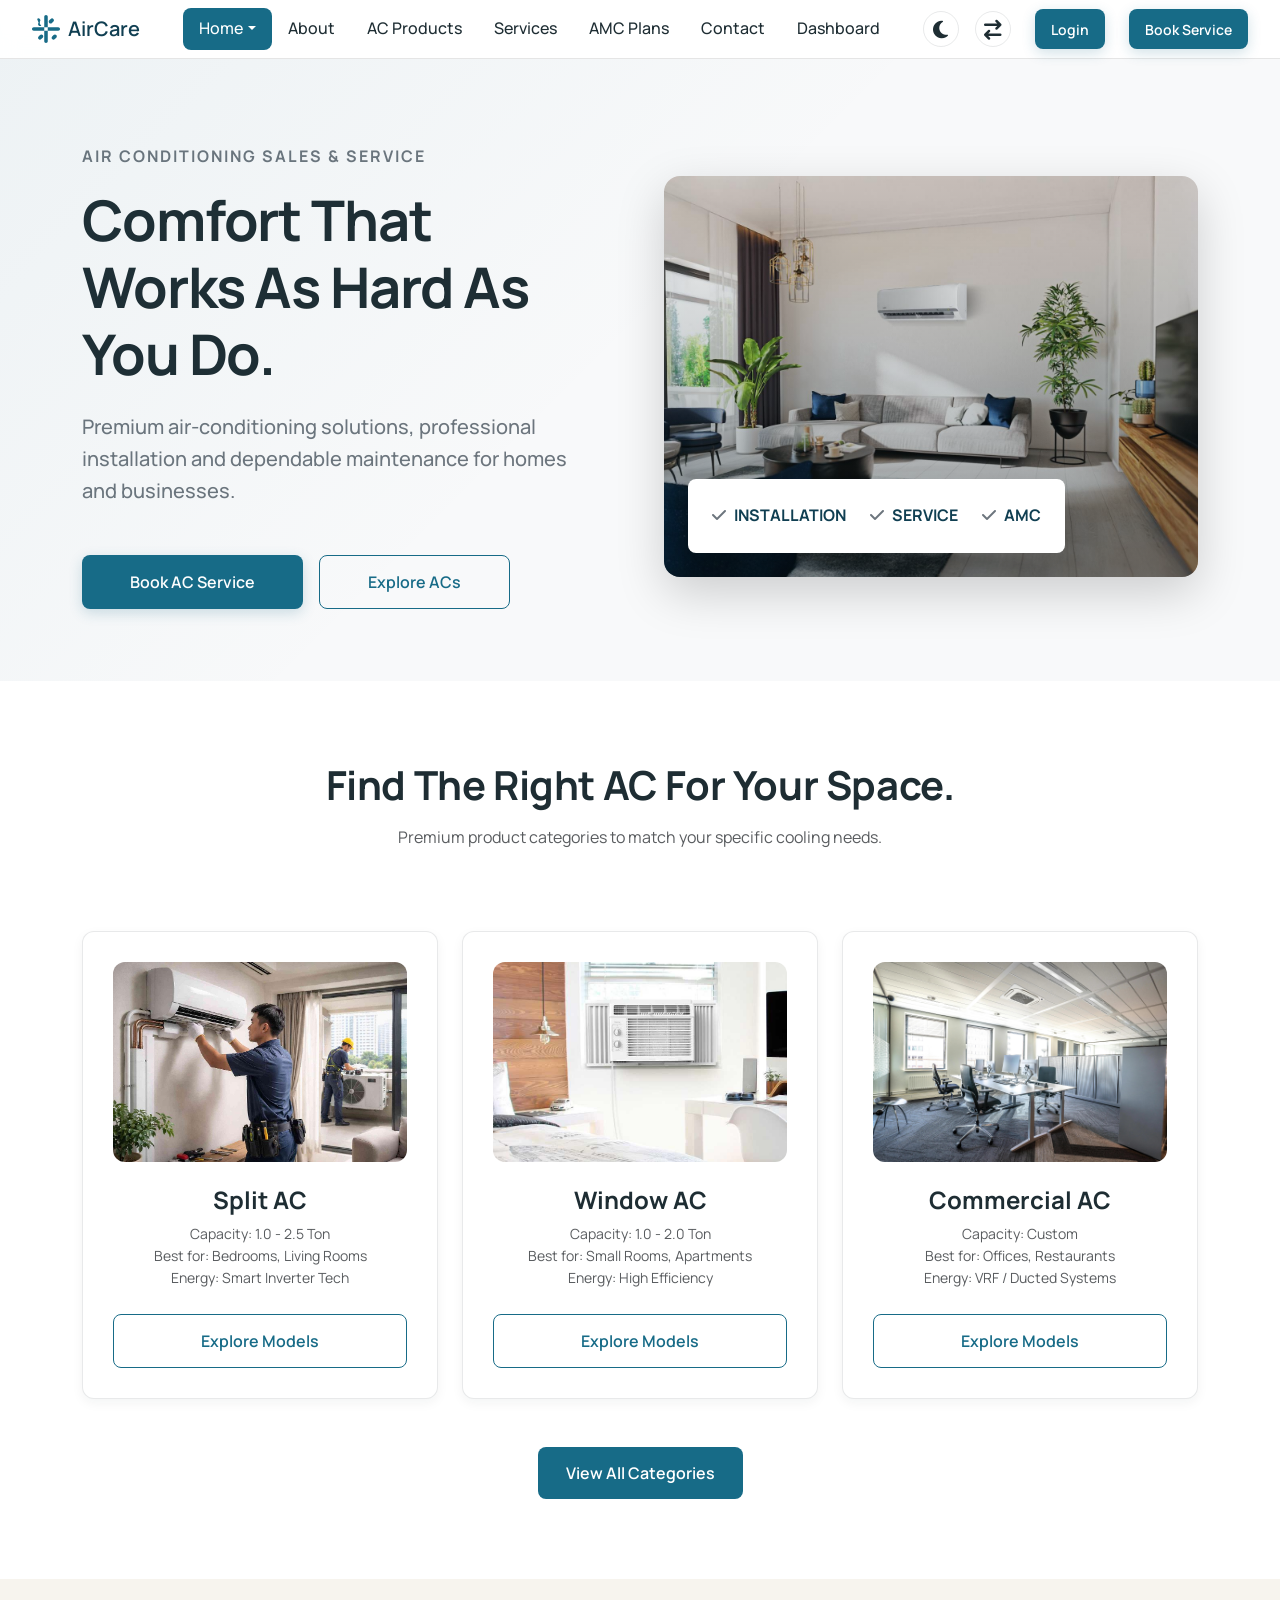
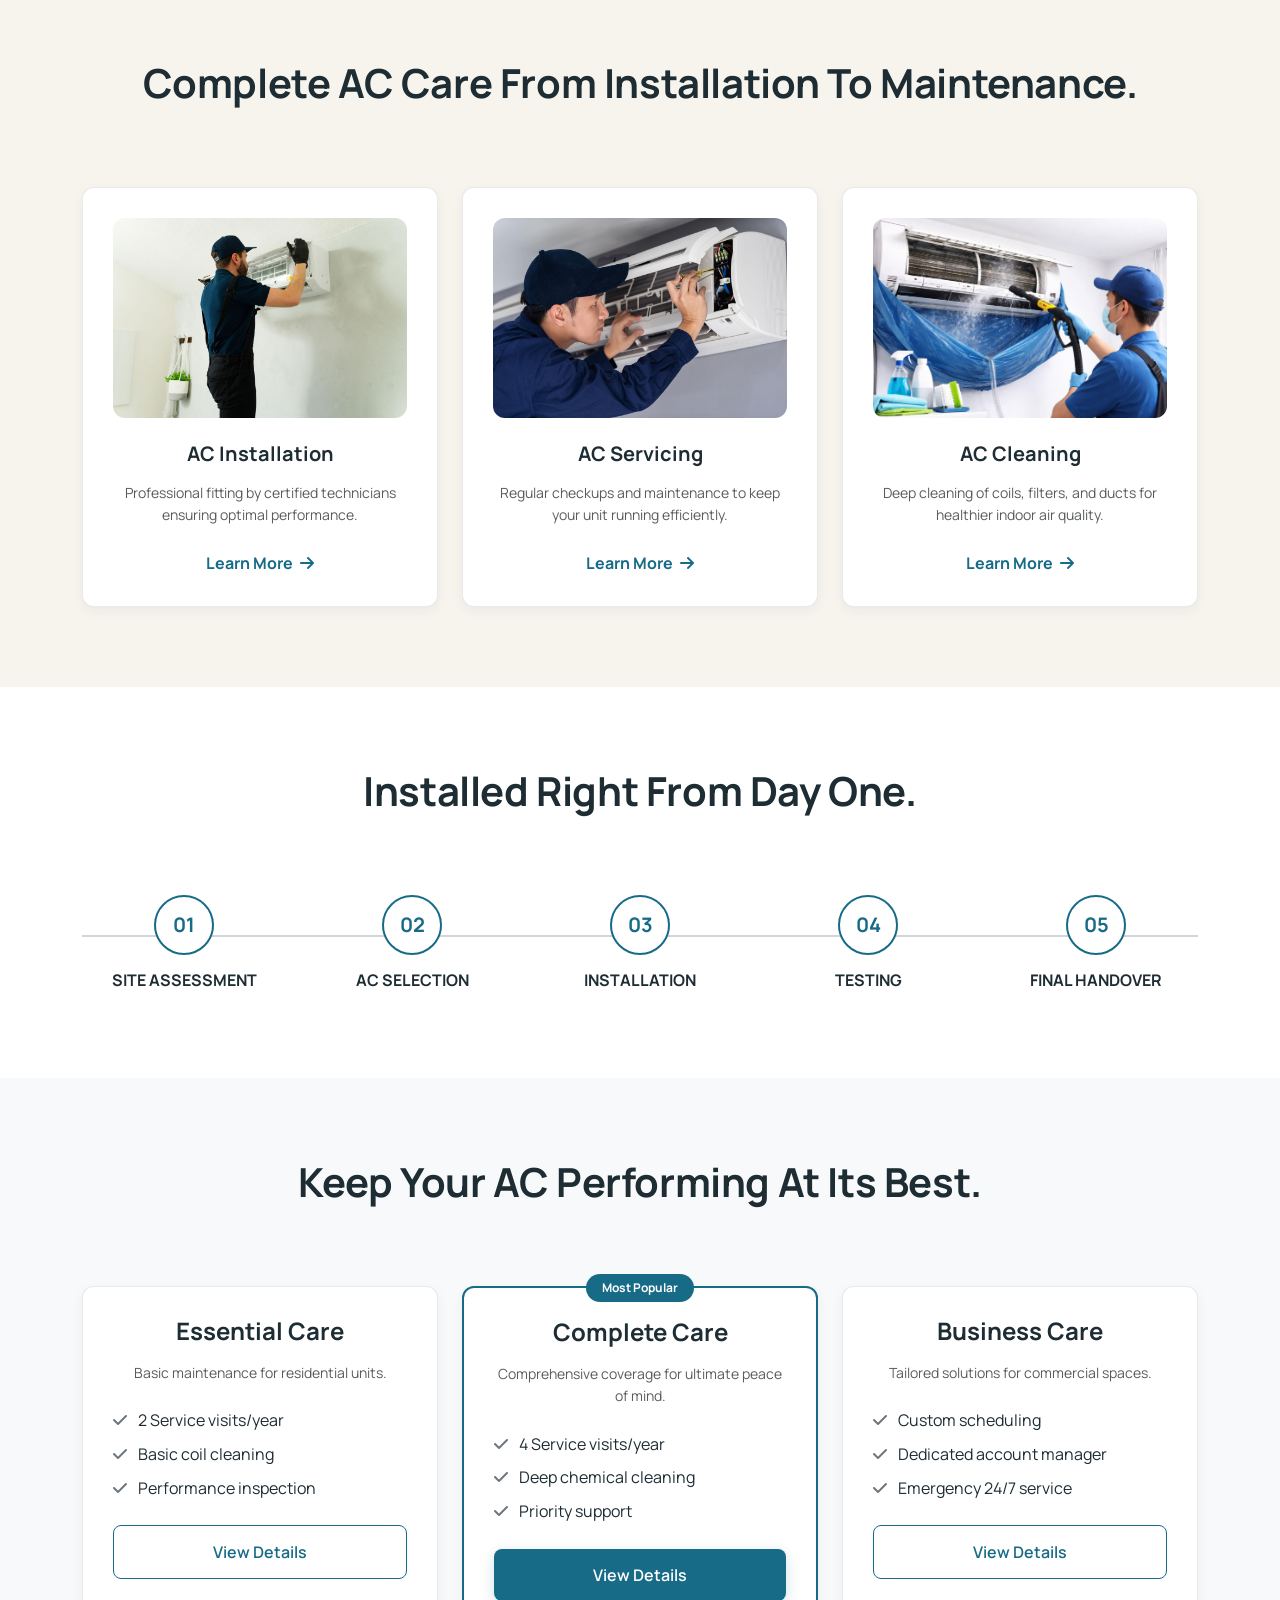
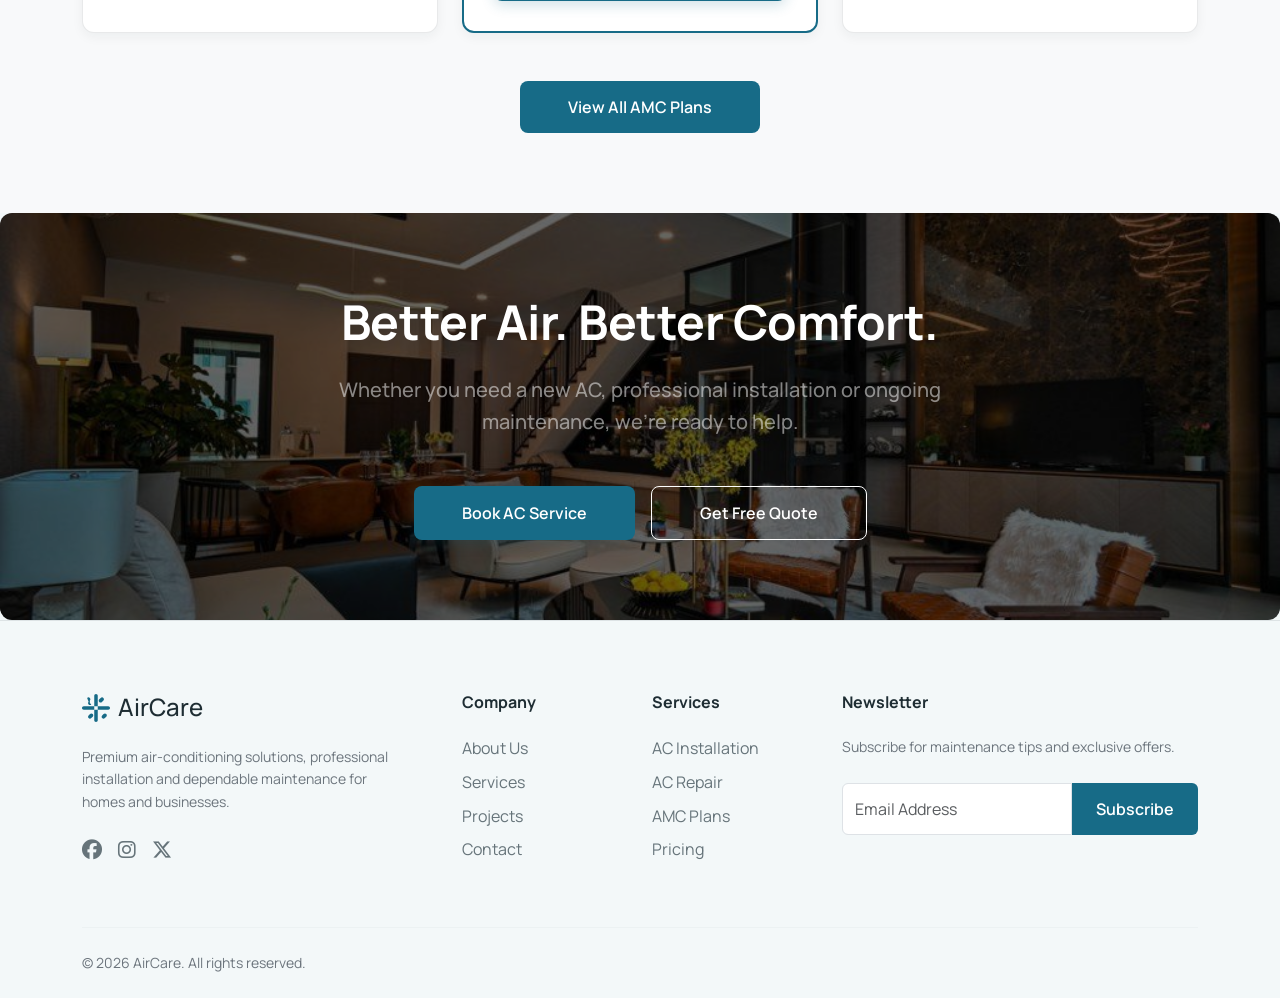
<file: index.html>
<!DOCTYPE html>
<html lang="en" dir="ltr" data-theme="light">

<head>
    <meta charset="UTF-8">
    <meta name="viewport" content="width=device-width, initial-scale=1.0">
    <title>Air Conditioning Sales & Service | Comfort, Engineered.</title>
    <meta name="description"
        content="Premium air-conditioning solutions, professional installation and dependable maintenance for homes and businesses.">

    <!-- Bootstrap 5 CSS -->
    <link href="https://cdn.jsdelivr.net/npm/bootstrap@5.3.0/dist/css/bootstrap.min.css" rel="stylesheet">
    <!-- FontAwesome Icons -->
    <link rel="stylesheet" href="https://cdnjs.cloudflare.com/ajax/libs/font-awesome/6.6.0/css/all.min.css">

    <!-- Custom CSS -->
    <link rel="stylesheet" href="css/style.css">
    <link rel="stylesheet" href="css/dark-mode.css">
    <link rel="stylesheet" href="css/rtl.css">

    <link rel="icon" type="image/svg+xml"
        href="data:image/svg+xml,%3Csvg xmlns='http://www.w3.org/2000/svg' viewBox='0 0 512 512'%3E%3Cpath fill='%23176B87' d='M288 32c0-17.7-14.3-32-32-32s-32 14.3-32 32V256c0 17.7 14.3 32 32 32s32-14.3 32-32V32zM143.5 120.5c13.6-13.6 13.6-35.8 0-49.4s-35.8-13.6-49.4 0L120.5 143.5c-13.6 13.6-13.6 35.8 0 49.4s35.8 13.6 49.4 0l-26.4-26.4zM32 288c-17.7 0-32-14.3-32-32s14.3-32 32-32H256c17.7 0 32 14.3 32 32s-14.3 32-32 32H32zM120.5 391.5c-13.6 13.6-13.6 35.8 0 49.4s35.8 13.6 49.4 0l26.4-26.4c13.6-13.6 13.6-35.8 0-49.4s-35.8-13.6-49.4 0L120.5 391.5zM224 480c0 17.7 14.3 32 32 32s32-14.3 32-32V256c0-17.7-14.3-32-32-32s-32 14.3-32 32v224zM368.5 391.5c-13.6 13.6-13.6 35.8 0 49.4s35.8 13.6 49.4 0l26.4-26.4c13.6-13.6 13.6-35.8 0-49.4s-35.8-13.6-49.4 0l-26.4 26.4zM480 224c17.7 0 32 14.3 32 32s-14.3 32-32 32H256c-17.7 0-32-14.3-32-32s14.3-32 32-32h224zM391.5 120.5c13.6-13.6 13.6-35.8 0-49.4s-35.8-13.6-49.4 0l-26.4 26.4c-13.6 13.6-13.6 35.8 0 49.4s35.8 13.6 49.4 0l26.4-26.4z'/%3E%3C/svg%3E">
</head>

<body>

    <!-- Floating Navbar -->
    <nav class="navbar navbar-expand-xl navbar-floating mt-3">
        <div class="container-fluid">
            <a class="navbar-brand" href="index.html">
                <img src="data:image/svg+xml,%3Csvg xmlns='http://www.w3.org/2000/svg' viewBox='0 0 512 512'%3E%3Cpath fill='%23176B87' d='M288 32c0-17.7-14.3-32-32-32s-32 14.3-32 32V256c0 17.7 14.3 32 32 32s32-14.3 32-32V32zM143.5 120.5c13.6-13.6 13.6-35.8 0-49.4s-35.8-13.6-49.4 0L120.5 143.5c-13.6 13.6-13.6 35.8 0 49.4s35.8 13.6 49.4 0l-26.4-26.4zM32 288c-17.7 0-32-14.3-32-32s14.3-32 32-32H256c17.7 0 32 14.3 32 32s-14.3 32-32 32H32zM120.5 391.5c-13.6 13.6-13.6 35.8 0 49.4s35.8 13.6 49.4 0l26.4-26.4c13.6-13.6 13.6-35.8 0-49.4s-35.8-13.6-49.4 0L120.5 391.5zM224 480c0 17.7 14.3 32 32 32s32-14.3 32-32V256c0-17.7-14.3-32-32-32s-32 14.3-32 32v224zM368.5 391.5c-13.6 13.6-13.6 35.8 0 49.4s35.8 13.6 49.4 0l26.4-26.4c13.6-13.6 13.6-35.8 0-49.4s-35.8-13.6-49.4 0l-26.4 26.4zM480 224c17.7 0 32 14.3 32 32s-14.3 32-32 32H256c-17.7 0-32-14.3-32-32s14.3-32 32-32h224zM391.5 120.5c13.6-13.6 13.6-35.8 0-49.4s-35.8-13.6-49.4 0l-26.4 26.4c-13.6 13.6-13.6 35.8 0 49.4s35.8 13.6 49.4 0l26.4-26.4z'/%3E%3C/svg%3E"
                    alt="Logo" width="28" height="28" class="logo-spin">
                AirCare
            </a>
            <button class="navbar-toggler border-0" type="button" data-bs-toggle="collapse" data-bs-target="#navbarNav"
                aria-controls="navbarNav" aria-expanded="false" aria-label="Toggle navigation">
                <span class="navbar-toggler-icon"></span>
            </button>

            <div class="collapse navbar-collapse" id="navbarNav">
                <ul class="navbar-nav mx-auto mb-2 mb-lg-0">
                    <li class="nav-item dropdown d-none d-xl-block">
                        <a class="nav-link dropdown-toggle" href="#" id="homeDropdown" role="button"
                            data-bs-toggle="dropdown" aria-expanded="false">Home</a>
                        <ul class="dropdown-menu" aria-labelledby="homeDropdown">
                            <li><a class="dropdown-item" href="index.html">Home 1</a></li>
                            <li><a class="dropdown-item" href="home-2.html">Home 2</a></li>
                        </ul>
                    </li>
                    <li class="nav-item d-xl-none"><a class="nav-link" href="index.html">Home 1</a></li>
                    <li class="nav-item d-xl-none"><a class="nav-link" href="home-2.html">Home 2</a></li>
                    <li class="nav-item"><a class="nav-link" href="about.html">About</a></li>
                    <li class="nav-item"><a class="nav-link" href="products.html">AC Products</a></li>
                    <li class="nav-item"><a class="nav-link" href="services.html">Services</a></li>
                    <li class="nav-item"><a class="nav-link" href="amc.html">AMC Plans</a></li>
                    <li class="nav-item"><a class="nav-link" href="contact.html">Contact</a></li>
                    <li class="nav-item"><a class="nav-link" href="dashboard.html">Dashboard</a></li>
                </ul>
                <div class="d-flex align-items-center gap-3">
                    <button id="theme-toggle-btn"
                        class="btn btn-outline-secondary rounded-circle d-flex align-items-center justify-content-center p-0"
                        title="Toggle Dark Mode"
                        style="width: 36px; height: 36px; border-color: var(--border-color); color: var(--text-main);">
                        <i class="fa-solid fa-moon fa-lg"></i>
                    </button>
                    <button id="rtl-toggle-btn"
                        class="btn btn-outline-secondary rounded-circle d-flex align-items-center justify-content-center p-0"
                        title="Toggle RTL"
                        style="width: 36px; height: 36px; border-color: var(--border-color); color: var(--text-main);">
                        <i class="fa-solid fa-arrow-right-arrow-left fa-lg"></i>
                    </button>
                    <a href="login.html" class="btn btn-primary btn-sm ms-2 me-2">Login</a>
                    <a href="booking.html" class="btn btn-primary btn-sm">Book Service</a>
                </div>
            </div>
        </div>
    </nav>

    <!-- MAIN CONTENT -->
    <main>
        <!-- SECTION 01 — HERO -->
        <section
            class="hero-section d-flex align-items-center position-relative overflow-hidden bg-light pt-5 pb-5 mt-4">
            <!-- Subtle airflow shapes -->
            <div class="position-absolute top-0 start-0 w-100 h-100"
                style="pointer-events: none; opacity: 0.05; background: linear-gradient(135deg, var(--primary) 0%, transparent 50%);">
            </div>

            <div class="container pt-5 pb-4 mt-4">
                <div class="row align-items-center g-5">
                    <div class="col-lg-6">
                        <div class="pe-lg-5">
                            <span class="text-uppercase fw-bold text-secondary mb-3 d-block letter-spacing-1"
                                style="letter-spacing: 2px;">Air Conditioning Sales & Service</span>
                            <h1 class="display-4 fw-bolder mb-4">Comfort That Works As Hard As You Do.</h1>
                            <p class="lead text-secondary mb-5">Premium air-conditioning solutions, professional
                                installation and dependable maintenance for homes and businesses.</p>

                            <div class="d-flex flex-wrap gap-3">
                                <a href="booking.html" class="btn btn-primary btn-lg px-5">Book AC Service</a>
                                <a href="products.html" class="btn btn-outline btn-lg px-5">Explore ACs</a>
                            </div>
                        </div>
                    </div>
                    <div class="col-lg-6 position-relative">
                        <!-- Hero Image -->
                        <div class="position-relative rounded-4 overflow-hidden shadow-lg" style="aspect-ratio: 4/3;">
                            <img src="assets/images/home2-hero.jpg" alt="Luxury Interior with AC" class="img-cover">
                            <!-- Soft cooling overlay -->
                            <div class="position-absolute inset-0 w-100 h-100"
                                style="background: linear-gradient(to top, rgba(12,32,40,0.4), transparent); bottom: 0;">
                            </div>

                            <!-- Floating Info Card -->
                            <div class="position-absolute bottom-0 start-0 m-4 p-4 bg-white rounded-3 shadow-lg"
                                style="backdrop-filter: blur(10px); background: rgba(255,255,255,0.9);">
                                <ul class="list-unstyled mb-0 d-flex gap-4 fw-bold" style="color: var(--primary-deep);">
                                    <li><i class="fa-solid fa-check text-secondary me-2"></i>INSTALLATION</li>
                                    <li><i class="fa-solid fa-check text-secondary me-2"></i>SERVICE</li>
                                    <li><i class="fa-solid fa-check text-secondary me-2"></i>AMC</li>
                                </ul>
                            </div>
                        </div>
                    </div>
                </div>
            </div>
        </section>

        <!-- SECTION 02 — AC PRODUCTS -->
        <section class="section-padding bg-white">
            <div class="container">
                <div class="text-center mb-5 pb-3">
                    <h2 class="fw-bold">Find The Right AC For Your Space.</h2>
                    <p class="text-muted">Premium product categories to match your specific cooling needs.</p>
                </div>

                <div class="row g-4 justify-content-center">
                    <!-- Product Category Cards -->
                    <div class="col-md-6 col-lg-4">
                        <div class="premium-card text-center d-flex flex-column h-100">
                            <div class="mb-4 rounded-3 overflow-hidden" style="height: 200px;">
                                <img src="assets/images/split.jpg" alt="Split AC" class="img-cover">
                            </div>
                            <h3 class="h4 fw-bold">Split AC</h3>
                            <p class="text-muted mb-4 small">Capacity: 1.0 - 2.5 Ton<br>Best for: Bedrooms, Living
                                Rooms<br>Energy: Smart Inverter Tech</p>
                            <a href="products.html" class="btn btn-outline mt-auto">Explore Models</a>
                        </div>
                    </div>
                    <div class="col-md-6 col-lg-4">
                        <div class="premium-card text-center d-flex flex-column h-100">
                            <div class="mb-4 rounded-3 overflow-hidden" style="height: 200px;">
                                <img src="assets/images/window.jpg" alt="Window AC" class="img-cover">
                            </div>
                            <h3 class="h4 fw-bold">Window AC</h3>
                            <p class="text-muted mb-4 small">Capacity: 1.0 - 2.0 Ton<br>Best for: Small Rooms,
                                Apartments<br>Energy: High Efficiency</p>
                            <a href="products.html" class="btn btn-outline mt-auto">Explore Models</a>
                        </div>
                    </div>
                    <div class="col-md-6 col-lg-4">
                        <div class="premium-card text-center d-flex flex-column h-100">
                            <div class="mb-4 rounded-3 overflow-hidden" style="height: 200px;">
                                <img src="assets/images/commercial.jpg" alt="Commercial AC" class="img-cover">
                            </div>
                            <h3 class="h4 fw-bold">Commercial AC</h3>
                            <p class="text-muted mb-4 small">Capacity: Custom<br>Best for: Offices,
                                Restaurants<br>Energy: VRF / Ducted Systems</p>
                            <a href="products.html" class="btn btn-outline mt-auto">Explore Models</a>
                        </div>
                    </div>
                </div>
                <div class="text-center mt-5">
                    <a href="products.html" class="btn btn-secondary">View All Categories</a>
                </div>
            </div>
        </section>

        <!-- SECTION 03 — SERVICES -->
        <section class="section-padding bg-warm">
            <div class="container">
                <div class="text-center mb-5 pb-3">
                    <h2 class="fw-bold">Complete AC Care From Installation To Maintenance.</h2>
                </div>

                <div class="row g-4 justify-content-center">
                    <div class="col-md-6 col-lg-4">
                        <div class="premium-card text-center d-flex flex-column h-100">
                            <div class="mb-4 rounded-3 overflow-hidden" style="height: 200px;">
                                <img src="assets/images/maintain1.jpg" alt="AC Installation" class="img-cover">
                            </div>
                            <h3 class="h5 fw-bold mb-3">AC Installation</h3>
                            <p class="text-muted small mb-4">Professional fitting by certified technicians ensuring
                                optimal performance.</p>
                            <a href="#" class="mt-auto fw-bold text-decoration-none">Learn More <i
                                    class="fa-solid fa-arrow-right ms-1"></i></a>
                        </div>
                    </div>
                    <div class="col-md-6 col-lg-4">
                        <div class="premium-card text-center d-flex flex-column h-100">
                            <div class="mb-4 rounded-3 overflow-hidden" style="height: 200px;">
                                <img src="assets/images/maintain2.jpg
                                " alt="AC Servicing" class="img-cover">
                            </div>
                            <h3 class="h5 fw-bold mb-3">AC Servicing</h3>
                            <p class="text-muted small mb-4">Regular checkups and maintenance to keep your unit running
                                efficiently.</p>
                            <a href="#" class="mt-auto fw-bold text-decoration-none">Learn More <i
                                    class="fa-solid fa-arrow-right ms-1"></i></a>
                        </div>
                    </div>
                    <div class="col-md-6 col-lg-4">
                        <div class="premium-card text-center d-flex flex-column h-100">
                            <div class="mb-4 rounded-3 overflow-hidden" style="height: 200px;">
                                <img src="assets/images/maintain3.jpg" alt="AC Cleaning" class="img-cover">
                            </div>
                            <h3 class="h5 fw-bold mb-3">AC Cleaning</h3>
                            <p class="text-muted small mb-4">Deep cleaning of coils, filters, and ducts for healthier
                                indoor air quality.</p>
                            <a href="#" class="mt-auto fw-bold text-decoration-none">Learn More <i
                                    class="fa-solid fa-arrow-right ms-1"></i></a>
                        </div>
                    </div>
                </div>
            </div>
        </section>

        <!-- SECTION 04 — INSTALLATION PROCESS -->
        <section class="section-padding bg-white">
            <div class="container">
                <div class="text-center mb-5 pb-3">
                    <h2 class="fw-bold">Installed Right From Day One.</h2>
                </div>

                <div class="position-relative">
                    <!-- Line connecting steps (visible on lg screens) -->
                    <div class="position-absolute top-50 start-0 w-100 border-top border-2 border-secondary d-none d-lg-block"
                        style="opacity: 0.3; z-index: 0;"></div>

                    <div class="row g-4 position-relative" style="z-index: 1;">
                        <div class="col-lg text-center">
                            <div class="bg-white border border-2 border-primary rounded-circle d-flex align-items-center justify-content-center mx-auto mb-3"
                                style="width: 60px; height: 60px;">
                                <span class="fw-bold fs-5 text-primary">01</span>
                            </div>
                            <h4 class="h6 fw-bold">SITE ASSESSMENT</h4>
                        </div>
                        <div class="col-lg text-center">
                            <div class="bg-white border border-2 border-primary rounded-circle d-flex align-items-center justify-content-center mx-auto mb-3"
                                style="width: 60px; height: 60px;">
                                <span class="fw-bold fs-5 text-primary">02</span>
                            </div>
                            <h4 class="h6 fw-bold">AC SELECTION</h4>
                        </div>
                        <div class="col-lg text-center">
                            <div class="bg-white border border-2 border-primary rounded-circle d-flex align-items-center justify-content-center mx-auto mb-3"
                                style="width: 60px; height: 60px;">
                                <span class="fw-bold fs-5 text-primary">03</span>
                            </div>
                            <h4 class="h6 fw-bold">INSTALLATION</h4>
                        </div>
                        <div class="col-lg text-center">
                            <div class="bg-white border border-2 border-primary rounded-circle d-flex align-items-center justify-content-center mx-auto mb-3"
                                style="width: 60px; height: 60px;">
                                <span class="fw-bold fs-5 text-primary">04</span>
                            </div>
                            <h4 class="h6 fw-bold">TESTING</h4>
                        </div>
                        <div class="col-lg text-center">
                            <div class="bg-white border border-2 border-primary rounded-circle d-flex align-items-center justify-content-center mx-auto mb-3"
                                style="width: 60px; height: 60px;">
                                <span class="fw-bold fs-5 text-primary">05</span>
                            </div>
                            <h4 class="h6 fw-bold">FINAL HANDOVER</h4>
                        </div>
                    </div>
                </div>
            </div>
        </section>

        <!-- SECTION 05 — AMC PLANS -->
        <section class="section-padding bg-light">
            <div class="container">
                <div class="text-center mb-5 pb-3">
                    <h2 class="fw-bold">Keep Your AC Performing At Its Best.</h2>
                </div>

                <div class="row justify-content-center g-4">
                    <div class="col-md-6 col-lg-4">
                        <div class="premium-card text-center position-relative">
                            <h3 class="h4 fw-bold mb-3">Essential Care</h3>
                            <p class="text-muted small mb-4">Basic maintenance for residential units.</p>
                            <ul class="list-unstyled text-start mb-4">
                                <li class="mb-2"><i class="fa-solid fa-check text-secondary me-2"></i> 2 Service
                                    visits/year</li>
                                <li class="mb-2"><i class="fa-solid fa-check text-secondary me-2"></i> Basic coil
                                    cleaning</li>
                                <li class="mb-2"><i class="fa-solid fa-check text-secondary me-2"></i> Performance
                                    inspection</li>
                            </ul>
                            <a href="amc.html" class="btn btn-outline w-100">View Details</a>
                        </div>
                    </div>
                    <div class="col-md-6 col-lg-4">
                        <div class="premium-card text-center border-primary position-relative"
                            style="border-width: 2px;">
                            <span
                                class="badge bg-accent text-white position-absolute top-0 start-50 translate-middle rounded-pill px-3 py-2">Most
                                Popular</span>
                            <h3 class="h4 fw-bold mb-3">Complete Care</h3>
                            <p class="text-muted small mb-4">Comprehensive coverage for ultimate peace of mind.</p>
                            <ul class="list-unstyled text-start mb-4">
                                <li class="mb-2"><i class="fa-solid fa-check text-secondary me-2"></i> 4 Service
                                    visits/year</li>
                                <li class="mb-2"><i class="fa-solid fa-check text-secondary me-2"></i> Deep chemical
                                    cleaning</li>
                                <li class="mb-2"><i class="fa-solid fa-check text-secondary me-2"></i> Priority support
                                </li>
                            </ul>
                            <a href="amc.html" class="btn btn-primary w-100">View Details</a>
                        </div>
                    </div>
                    <div class="col-md-6 col-lg-4">
                        <div class="premium-card text-center position-relative">
                            <h3 class="h4 fw-bold mb-3">Business Care</h3>
                            <p class="text-muted small mb-4">Tailored solutions for commercial spaces.</p>
                            <ul class="list-unstyled text-start mb-4">
                                <li class="mb-2"><i class="fa-solid fa-check text-secondary me-2"></i> Custom scheduling
                                </li>
                                <li class="mb-2"><i class="fa-solid fa-check text-secondary me-2"></i> Dedicated account
                                    manager</li>
                                <li class="mb-2"><i class="fa-solid fa-check text-secondary me-2"></i> Emergency 24/7
                                    service</li>
                            </ul>
                            <a href="amc.html" class="btn btn-outline w-100">View Details</a>
                        </div>
                    </div>
                </div>
                <div class="text-center mt-5">
                    <a href="amc.html" class="btn btn-secondary px-5">View All AMC Plans</a>
                </div>
            </div>
        </section>

        <!-- SECTION 06 — FINAL CTA -->
        <section class="position-relative overflow-hidden">
            <!-- Large interior image background -->
            <div class="position-absolute w-100 h-100" style="z-index: 0;">
                <img src="assets/images/home1-bg.jpg" alt="Beautiful modern home" class="img-cover"
                    style="filter: brightness(0.4);">
            </div>

            <div class="container position-relative section-padding text-center px-4 px-md-3" style="z-index: 1;">
                <div class="row justify-content-center">
                    <div class="col-lg-8">
                        <h2 class="display-5 fw-bolder text-white mb-4">Better Air. Better Comfort.</h2>
                        <p class="lead text-white-50 mb-5">Whether you need a new AC, professional installation or
                            ongoing maintenance, we're ready to help.</p>
                        <div class="d-flex flex-wrap justify-content-center gap-3">
                            <a href="booking.html" class="btn btn-primary btn-lg px-5">Book AC Service</a>
                            <a href="contact.html" class="btn btn-outline btn-lg px-5"
                                style="border-color: #fff; color: #fff;">Get Free Quote</a>
                        </div>
                    </div>
                </div>
            </div>
        </section>

    </main>

    <!-- FOOTER -->
    <footer class="footer pt-5 pb-4">
        <div class="container pt-4">
            <div class="row g-4">
                <div class="col-lg-4 pe-lg-5">
                    <a href="index.html"
                        class="text-decoration-none d-flex align-items-center gap-2 h4 mb-4 footer-title">
                        <img src="data:image/svg+xml,%3Csvg xmlns='http://www.w3.org/2000/svg' viewBox='0 0 512 512'%3E%3Cpath fill='%23176B87' d='M288 32c0-17.7-14.3-32-32-32s-32 14.3-32 32V256c0 17.7 14.3 32 32 32s32-14.3 32-32V32zM143.5 120.5c13.6-13.6 13.6-35.8 0-49.4s-35.8-13.6-49.4 0L120.5 143.5c-13.6 13.6-13.6 35.8 0 49.4s35.8 13.6 49.4 0l-26.4-26.4zM32 288c-17.7 0-32-14.3-32-32s14.3-32 32-32H256c17.7 0 32 14.3 32 32s-14.3 32-32 32H32zM120.5 391.5c-13.6 13.6-13.6 35.8 0 49.4s35.8 13.6 49.4 0l26.4-26.4c13.6-13.6 13.6-35.8 0-49.4s-35.8-13.6-49.4 0L120.5 391.5zM224 480c0 17.7 14.3 32 32 32s32-14.3 32-32V256c0-17.7-14.3-32-32-32s-32 14.3-32 32v224zM368.5 391.5c-13.6 13.6-13.6 35.8 0 49.4s35.8 13.6 49.4 0l26.4-26.4c13.6-13.6 13.6-35.8 0-49.4s-35.8-13.6-49.4 0l-26.4 26.4zM480 224c17.7 0 32 14.3 32 32s-14.3 32-32 32H256c-17.7 0-32-14.3-32-32s14.3-32 32-32h224zM391.5 120.5c13.6-13.6 13.6-35.8 0-49.4s-35.8-13.6-49.4 0l-26.4 26.4c-13.6 13.6-13.6 35.8 0 49.4s35.8 13.6 49.4 0l26.4-26.4z'/%3E%3C/svg%3E"
                            alt="Logo" width="28" height="28" class="logo-spin"> AirCare
                    </a>
                    <p class="text-secondary small mb-4">Premium air-conditioning solutions, professional installation
                        and dependable maintenance for homes and businesses.</p>
                    <div class="d-flex gap-3">
                        <a href="#" class="footer-link"><i class="fa-brands fa-facebook fa-lg"></i></a>
                        <a href="#" class="footer-link"><i class="fa-brands fa-instagram fa-lg"></i></a>
                        <a href="#" class="footer-link"><i class="fa-brands fa-x-twitter fa-lg"></i></a>
                    </div>
                </div>
                <div class="col-lg-2 col-md-6">
                    <h5 class="mb-4 h6 fw-bold footer-title">Company</h5>
                    <ul class="list-unstyled">
                        <li class="mb-2"><a href="about.html" class="footer-link text-decoration-none">About Us</a></li>
                        <li class="mb-2"><a href="services.html" class="footer-link text-decoration-none">Services</a>
                        </li>
                        <li class="mb-2"><a href="projects.html" class="footer-link text-decoration-none">Projects</a>
                        </li>
                        <li class="mb-2"><a href="contact.html" class="footer-link text-decoration-none">Contact</a>
                        </li>
                    </ul>
                </div>
                <div class="col-lg-2 col-md-6">
                    <h5 class="mb-4 h6 fw-bold footer-title">Services</h5>
                    <ul class="list-unstyled">
                        <li class="mb-2"><a href="service-details.html" class="footer-link text-decoration-none">AC
                                Installation</a></li>
                        <li class="mb-2"><a href="service-details.html" class="footer-link text-decoration-none">AC
                                Repair</a></li>
                        <li class="mb-2"><a href="amc.html" class="footer-link text-decoration-none">AMC Plans</a></li>
                        <li class="mb-2"><a href="pricing.html" class="footer-link text-decoration-none">Pricing</a>
                        </li>
                    </ul>
                </div>
                <div class="col-lg-4">
                    <h5 class="mb-4 h6 fw-bold footer-title">Newsletter</h5>
                    <p class="text-secondary small mb-4">Subscribe for maintenance tips and exclusive offers.</p>
                    <form class="d-flex">
                        <input type="email" class="form-control rounded-start-2 rounded-end-0 border"
                            placeholder="Email Address" aria-label="Email Address">
                        <button class="btn btn-secondary rounded-start-0 rounded-end-2 px-4"
                            type="button">Subscribe</button>
                    </form>
                </div>
            </div>
            <hr class="mt-5 mb-4">
            <div class="row align-items-center">
                <div class="col-md-6 text-center text-md-start">
                    <p class="text-secondary small mb-0">&copy; 2026 AirCare. All rights reserved.</p>
                </div>
                <div class="col-md-6 text-center text-md-end mt-3 mt-md-0">
                </div>
            </div>
        </div>
    </footer>

    <button id="scrollTopBtn" title="Go to top">
        <i class="fa-solid fa-arrow-up"></i>
    </button>

    <!-- Bootstrap 5 JS Bundle -->
    <script src="https://cdn.jsdelivr.net/npm/bootstrap@5.3.0/dist/js/bootstrap.bundle.min.js"></script>
    <!-- Custom JS -->
    <script src="js/main.js"></script>
</body>

</html>
</file>
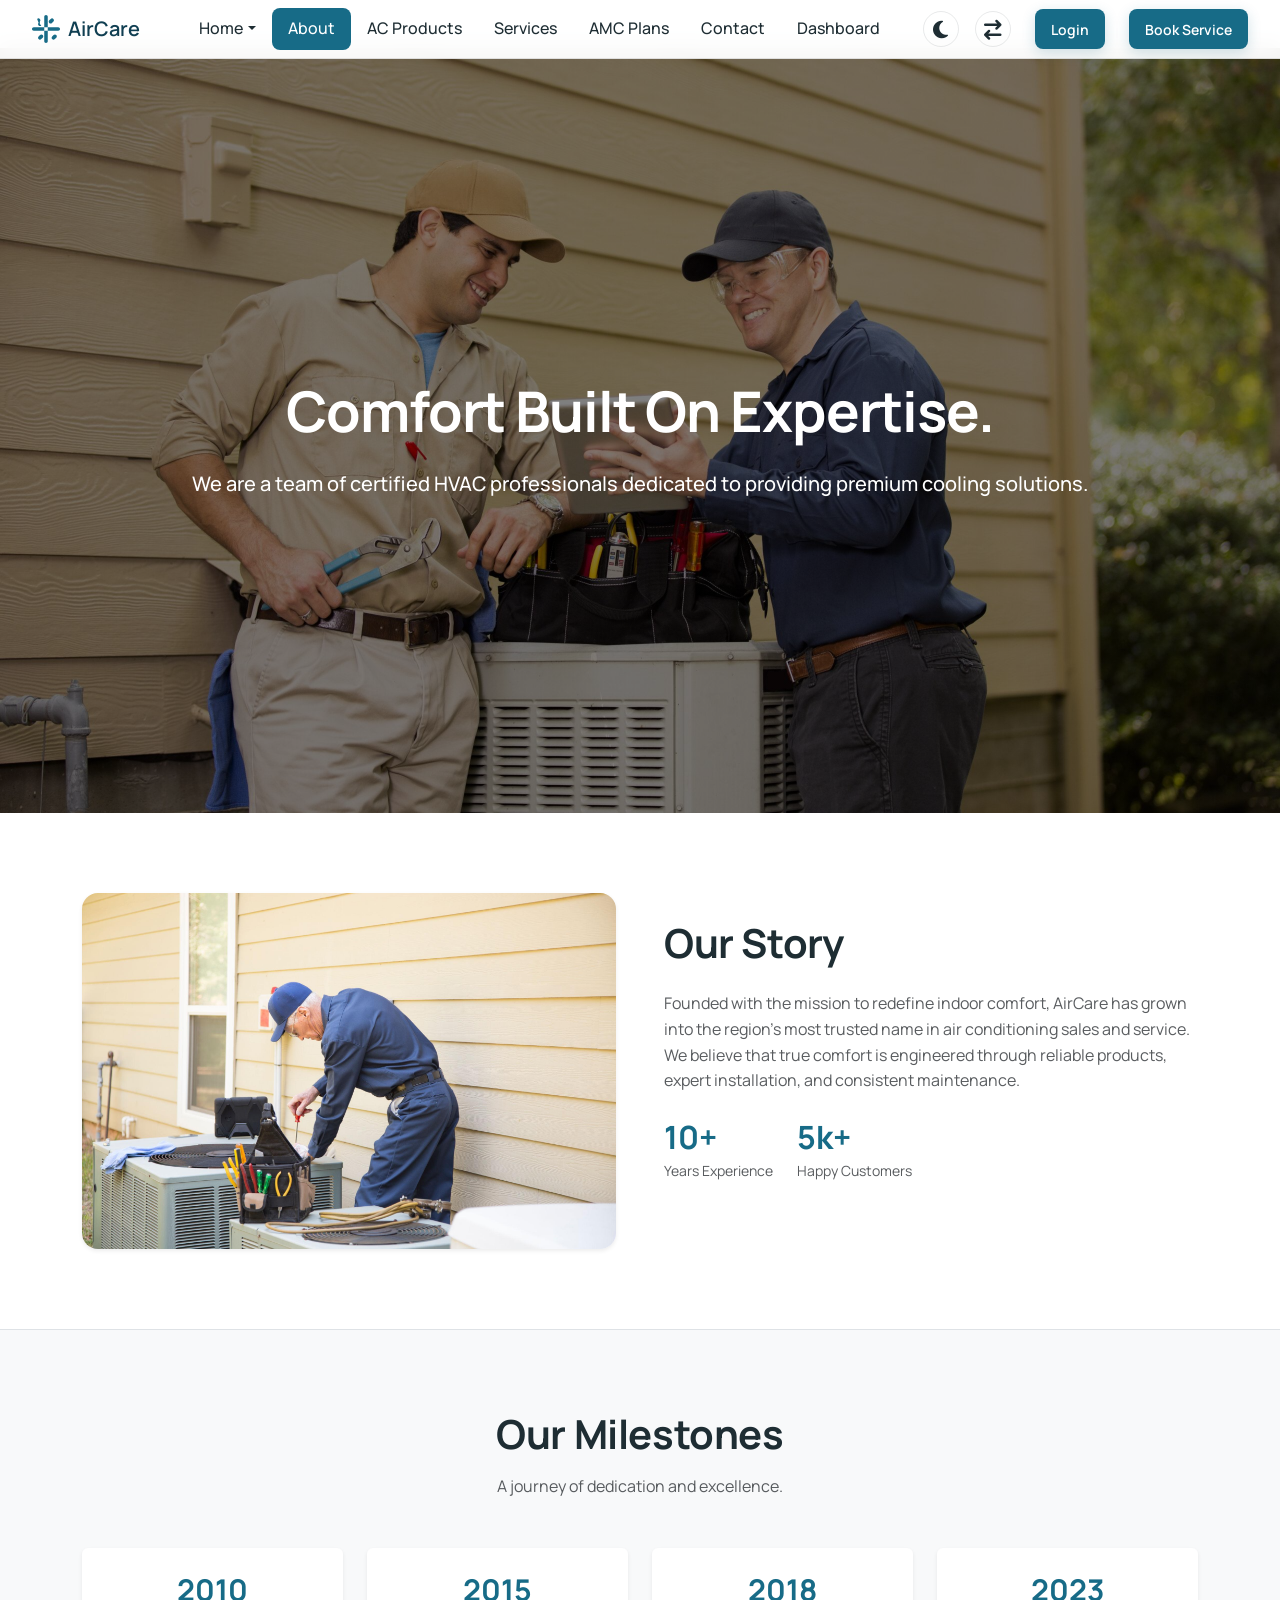
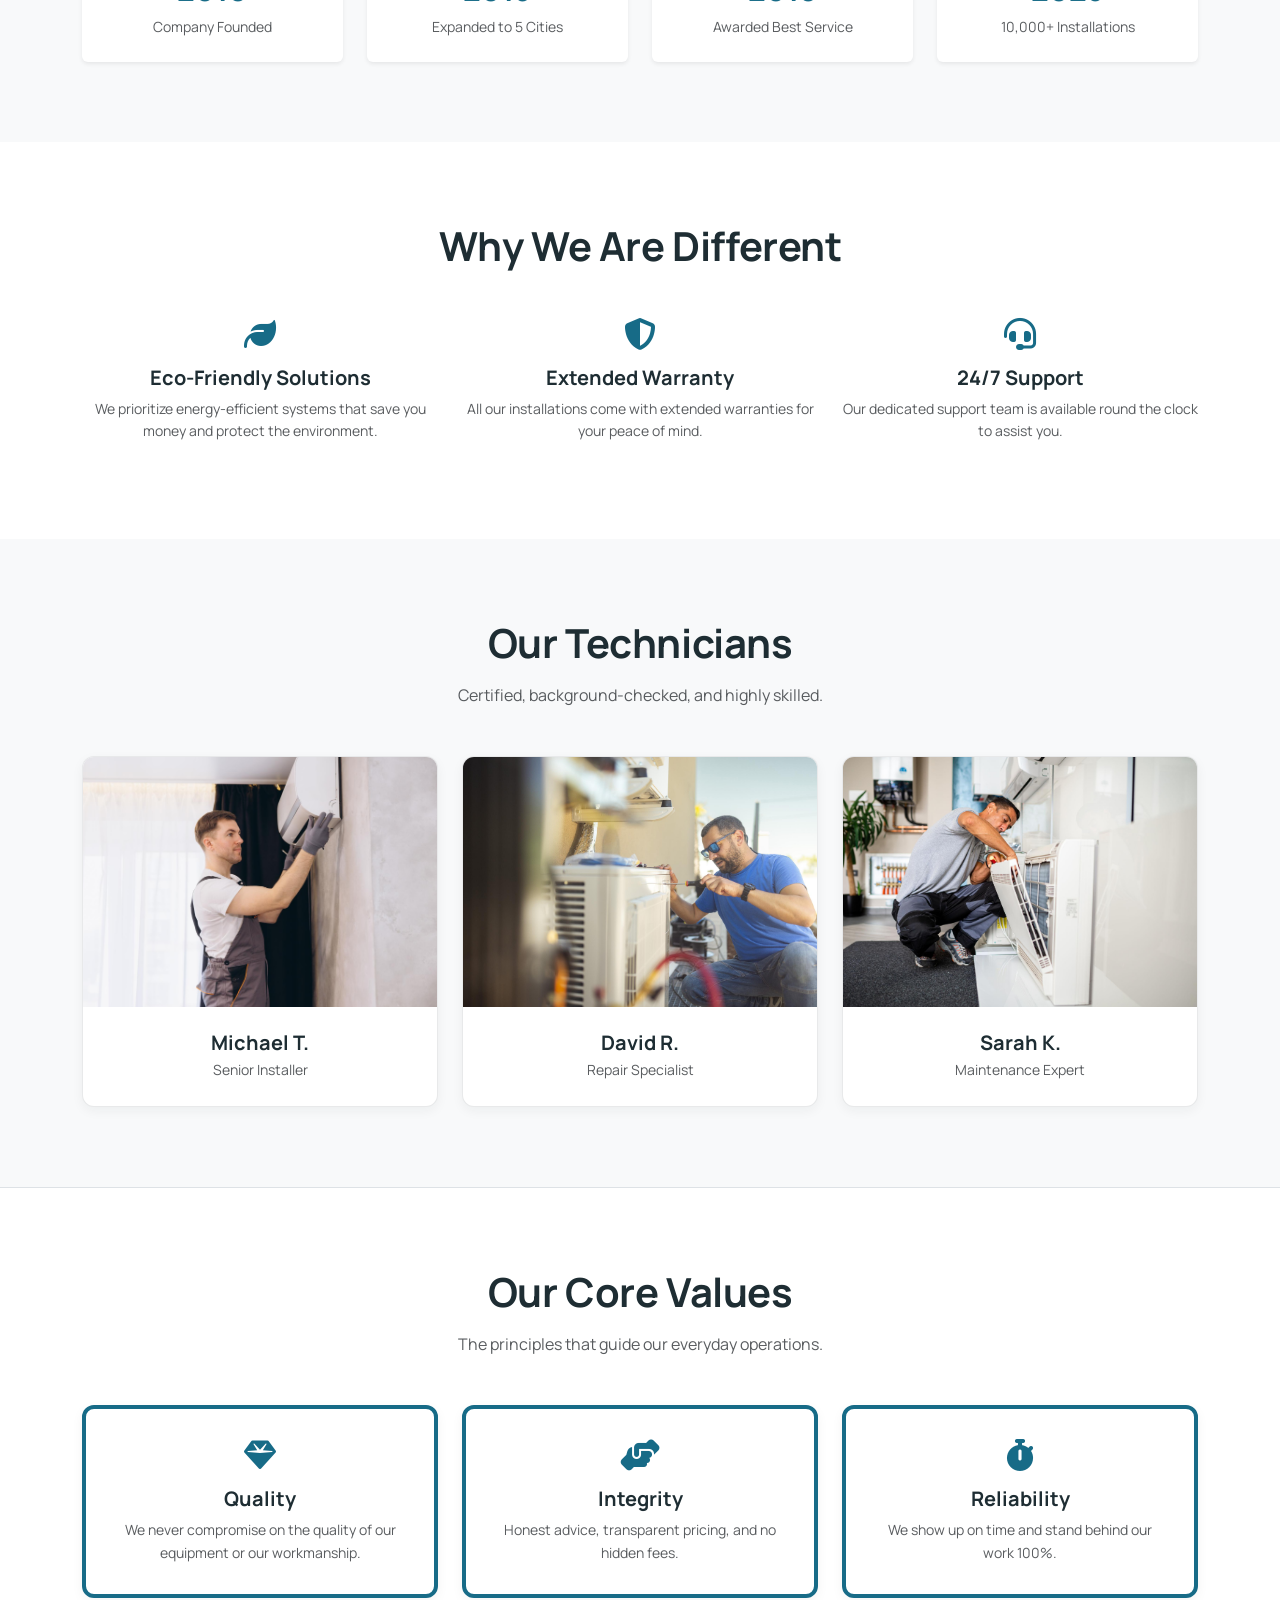
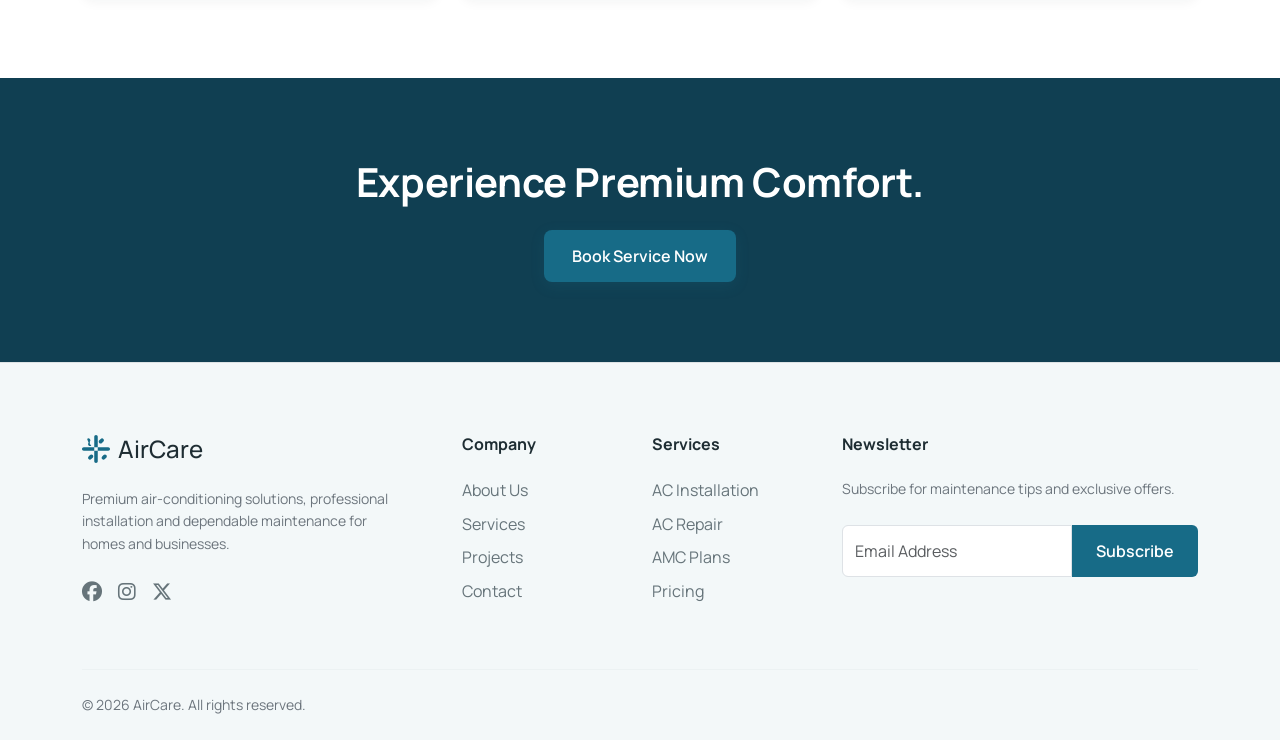
<file: about.html>
<!DOCTYPE html>
<html lang="en" dir="ltr" data-theme="light">

<head>
    <meta charset="UTF-8">
    <meta name="viewport" content="width=device-width, initial-scale=1.0">
    <title>About Us | AirCare</title>
    <link href="https://cdn.jsdelivr.net/npm/bootstrap@5.3.0/dist/css/bootstrap.min.css" rel="stylesheet">
    <link rel="stylesheet" href="https://cdnjs.cloudflare.com/ajax/libs/font-awesome/6.6.0/css/all.min.css">
    <link rel="stylesheet" href="css/style.css">
    <link rel="stylesheet" href="css/dark-mode.css">
    <link rel="stylesheet" href="css/rtl.css">

    <link rel="icon" type="image/svg+xml"
        href="data:image/svg+xml,%3Csvg xmlns='http://www.w3.org/2000/svg' viewBox='0 0 512 512'%3E%3Cpath fill='%23176B87' d='M288 32c0-17.7-14.3-32-32-32s-32 14.3-32 32V256c0 17.7 14.3 32 32 32s32-14.3 32-32V32zM143.5 120.5c13.6-13.6 13.6-35.8 0-49.4s-35.8-13.6-49.4 0L120.5 143.5c-13.6 13.6-13.6 35.8 0 49.4s35.8 13.6 49.4 0l-26.4-26.4zM32 288c-17.7 0-32-14.3-32-32s14.3-32 32-32H256c17.7 0 32 14.3 32 32s-14.3 32-32 32H32zM120.5 391.5c-13.6 13.6-13.6 35.8 0 49.4s35.8 13.6 49.4 0l26.4-26.4c13.6-13.6 13.6-35.8 0-49.4s-35.8-13.6-49.4 0L120.5 391.5zM224 480c0 17.7 14.3 32 32 32s32-14.3 32-32V256c0-17.7-14.3-32-32-32s-32 14.3-32 32v224zM368.5 391.5c-13.6 13.6-13.6 35.8 0 49.4s35.8 13.6 49.4 0l26.4-26.4c13.6-13.6 13.6-35.8 0-49.4s-35.8-13.6-49.4 0l-26.4 26.4zM480 224c17.7 0 32 14.3 32 32s-14.3 32-32 32H256c-17.7 0-32-14.3-32-32s14.3-32 32-32h224zM391.5 120.5c13.6-13.6 13.6-35.8 0-49.4s-35.8-13.6-49.4 0l-26.4 26.4c-13.6 13.6-13.6 35.8 0 49.4s35.8 13.6 49.4 0l26.4-26.4z'/%3E%3C/svg%3E">
</head>

<body>
    <nav class="navbar navbar-expand-xl navbar-floating mt-3">
        <div class="container-fluid">
            <a class="navbar-brand" href="index.html">
                <img src="data:image/svg+xml,%3Csvg xmlns='http://www.w3.org/2000/svg' viewBox='0 0 512 512'%3E%3Cpath fill='%23176B87' d='M288 32c0-17.7-14.3-32-32-32s-32 14.3-32 32V256c0 17.7 14.3 32 32 32s32-14.3 32-32V32zM143.5 120.5c13.6-13.6 13.6-35.8 0-49.4s-35.8-13.6-49.4 0L120.5 143.5c-13.6 13.6-13.6 35.8 0 49.4s35.8 13.6 49.4 0l-26.4-26.4zM32 288c-17.7 0-32-14.3-32-32s14.3-32 32-32H256c17.7 0 32 14.3 32 32s-14.3 32-32 32H32zM120.5 391.5c-13.6 13.6-13.6 35.8 0 49.4s35.8 13.6 49.4 0l26.4-26.4c13.6-13.6 13.6-35.8 0-49.4s-35.8-13.6-49.4 0L120.5 391.5zM224 480c0 17.7 14.3 32 32 32s32-14.3 32-32V256c0-17.7-14.3-32-32-32s-32 14.3-32 32v224zM368.5 391.5c-13.6 13.6-13.6 35.8 0 49.4s35.8 13.6 49.4 0l26.4-26.4c13.6-13.6 13.6-35.8 0-49.4s-35.8-13.6-49.4 0l-26.4 26.4zM480 224c17.7 0 32 14.3 32 32s-14.3 32-32 32H256c-17.7 0-32-14.3-32-32s14.3-32 32-32h224zM391.5 120.5c13.6-13.6 13.6-35.8 0-49.4s-35.8-13.6-49.4 0l-26.4 26.4c-13.6 13.6-13.6 35.8 0 49.4s35.8 13.6 49.4 0l26.4-26.4z'/%3E%3C/svg%3E"
                    alt="Logo" width="28" height="28" class="logo-spin">
                AirCare
            </a>
            <button class="navbar-toggler border-0" type="button" data-bs-toggle="collapse" data-bs-target="#navbarNav"
                aria-controls="navbarNav" aria-expanded="false" aria-label="Toggle navigation">
                <span class="navbar-toggler-icon"></span>
            </button>

            <div class="collapse navbar-collapse" id="navbarNav">
                <ul class="navbar-nav mx-auto mb-2 mb-lg-0">
                    <li class="nav-item dropdown">
                        <a class="nav-link dropdown-toggle" href="#" id="homeDropdown" role="button"
                            data-bs-toggle="dropdown" aria-expanded="false">Home</a>
                        <ul class="dropdown-menu" aria-labelledby="homeDropdown">
                            <li><a class="dropdown-item" href="index.html">Home 1</a></li>
                            <li><a class="dropdown-item" href="home-2.html">Home 2</a></li>
                        </ul>
                    </li>
                    <li class="nav-item"><a class="nav-link" href="about.html">About</a></li>
                    <li class="nav-item"><a class="nav-link" href="products.html">AC Products</a></li>
                    <li class="nav-item"><a class="nav-link" href="services.html">Services</a></li>
                    <li class="nav-item"><a class="nav-link" href="amc.html">AMC Plans</a></li>
                    <li class="nav-item"><a class="nav-link" href="contact.html">Contact</a></li>
                    <li class="nav-item"><a class="nav-link" href="dashboard.html">Dashboard</a></li>
                </ul>
                <div class="d-flex align-items-center gap-3">
                    <button id="theme-toggle-btn"
                        class="btn btn-outline-secondary rounded-circle d-flex align-items-center justify-content-center p-0"
                        title="Toggle Dark Mode"
                        style="width: 36px; height: 36px; border-color: var(--border-color); color: var(--text-main);">
                        <i class="fa-solid fa-moon fa-lg"></i>
                    </button>
                    <button id="rtl-toggle-btn"
                        class="btn btn-outline-secondary rounded-circle d-flex align-items-center justify-content-center p-0"
                        title="Toggle RTL"
                        style="width: 36px; height: 36px; border-color: var(--border-color); color: var(--text-main);">
                        <i class="fa-solid fa-arrow-right-arrow-left fa-lg"></i>
                    </button>
                    <a href="login.html" class="btn btn-primary btn-sm ms-2 me-2">Login</a>
                    <a href="booking.html" class="btn btn-primary btn-sm">Book Service</a>
                </div>
            </div>
        </div>
    </nav>

    <main>
        <section class="section-padding bg-light pt-5 mt-5 hero-bg-img page-header"
            style="background-image: linear-gradient(rgba(0, 0, 0, 0.5), rgba(0, 0, 0, 0.5)), url('assets/images/abt-hero.jpg'); background-position: top; background-size: cover;">
            <div class="container pt-5 text-center w-100">
                <h1 class="display-4 fw-bolder mb-4 text-white">Comfort Built On Expertise.</h1>
                <p class="lead text-white mb-0 max-w-700 mx-auto">We are a team of certified HVAC professionals
                    dedicated to providing premium cooling solutions.</p>
            </div>
        </section>

        <!-- OUR STORY -->
        <section class="section-padding bg-white">
            <div class="container">
                <div class="row align-items-center g-5">
                    <div class="col-lg-6">
                        <img src="assets/images/story.jpg" class="img-fluid rounded-4 shadow-sm" alt="Our Team">
                    </div>
                    <div class="col-lg-6">
                        <h2 class="fw-bold mb-4">Our Story</h2>
                        <p class="text-muted mb-4">Founded with the mission to redefine indoor comfort, AirCare has
                            grown into the region's most trusted name in air conditioning sales and service. We believe
                            that true comfort is engineered through reliable products, expert installation, and
                            consistent maintenance.</p>
                        <div class="d-flex gap-4 mb-4">
                            <div>
                                <h3 class="h2 text-primary fw-bold mb-1">10+</h3>
                                <p class="text-muted small">Years Experience</p>
                            </div>
                            <div>
                                <h3 class="h2 text-primary fw-bold mb-1">5k+</h3>
                                <p class="text-muted small">Happy Customers</p>
                            </div>
                        </div>
                    </div>
                </div>
            </div>
        </section>

        <!-- MILESTONES SECTION -->
        <section class="section-padding bg-light border-top">
            <div class="container">
                <div class="text-center mb-5">
                    <h2 class="fw-bold">Our Milestones</h2>
                    <p class="text-muted">A journey of dedication and excellence.</p>
                </div>
                <div class="row g-4">
                    <div class="col-md-3 col-6 text-center">
                        <div class="p-4 bg-white rounded shadow-sm hover-lift h-100">
                            <h3 class="fw-bold text-primary mb-2">2010</h3>
                            <p class="small text-muted mb-0">Company Founded</p>
                        </div>
                    </div>
                    <div class="col-md-3 col-6 text-center">
                        <div class="p-4 bg-white rounded shadow-sm hover-lift h-100">
                            <h3 class="fw-bold text-primary mb-2">2015</h3>
                            <p class="small text-muted mb-0">Expanded to 5 Cities</p>
                        </div>
                    </div>
                    <div class="col-md-3 col-6 text-center">
                        <div class="p-4 bg-white rounded shadow-sm hover-lift h-100">
                            <h3 class="fw-bold text-primary mb-2">2018</h3>
                            <p class="small text-muted mb-0">Awarded Best Service</p>
                        </div>
                    </div>
                    <div class="col-md-3 col-6 text-center">
                        <div class="p-4 bg-white rounded shadow-sm hover-lift h-100">
                            <h3 class="fw-bold text-primary mb-2">2023</h3>
                            <p class="small text-muted mb-0">10,000+ Installations</p>
                        </div>
                    </div>
                </div>
            </div>
        </section>

        <!-- WHY CHOOSE US / EXTRA SECTION -->
        <section class="section-padding bg-white">
            <div class="container text-center">
                <h2 class="fw-bold mb-4">Why We Are Different</h2>
                <div class="row g-4 justify-content-center mt-3">
                    <div class="col-md-4">
                        <i class="fa-solid fa-leaf fa-2x text-primary mb-3"></i>
                        <h4 class="h5 fw-bold">Eco-Friendly Solutions</h4>
                        <p class="text-muted small">We prioritize energy-efficient systems that save you money and protect the environment.</p>
                    </div>
                    <div class="col-md-4">
                        <i class="fa-solid fa-shield-halved fa-2x text-primary mb-3"></i>
                        <h4 class="h5 fw-bold">Extended Warranty</h4>
                        <p class="text-muted small">All our installations come with extended warranties for your peace of mind.</p>
                    </div>
                    <div class="col-md-4">
                        <i class="fa-solid fa-headset fa-2x text-primary mb-3"></i>
                        <h4 class="h5 fw-bold">24/7 Support</h4>
                        <p class="text-muted small">Our dedicated support team is available round the clock to assist you.</p>
                    </div>
                </div>
            </div>
        </section>


        <!-- TECHNICIANS -->
        <section class="section-padding bg-light">
            <div class="container">
                <div class="text-center mb-5">
                    <h2 class="fw-bold">Our Technicians</h2>
                    <p class="text-muted">Certified, background-checked, and highly skilled.</p>
                </div>
                <div class="row g-4">
                    <div class="col-md-4">
                        <div class="premium-card text-center p-0 overflow-hidden">
                            <img src="assets/images/team1.jpg" class="img-fluid w-100"
                                style="height:250px; object-fit:cover;" alt="Technician">
                            <div class="p-4">
                                <h4 class="h5 fw-bold mb-1">Michael T.</h4>
                                <p class="text-muted small mb-0">Senior Installer</p>
                            </div>
                        </div>
                    </div>
                    <div class="col-md-4">
                        <div class="premium-card text-center p-0 overflow-hidden">
                            <img src="assets/images/team2.jpg" class="img-fluid w-100"
                                style="height:250px; object-fit:cover;" alt="Technician">
                            <div class="p-4">
                                <h4 class="h5 fw-bold mb-1">David R.</h4>
                                <p class="text-muted small mb-0">Repair Specialist</p>
                            </div>
                        </div>
                    </div>
                    <div class="col-md-4">
                        <div class="premium-card text-center p-0 overflow-hidden">
                            <img src="assets/images/team3.jpg" class="img-fluid w-100"
                                style="height:250px; object-fit:cover;" alt="Technician">
                            <div class="p-4">
                                <h4 class="h5 fw-bold mb-1">Sarah K.</h4>
                                <p class="text-muted small mb-0">Maintenance Expert</p>
                            </div>
                        </div>
                    </div>
                </div>
            </div>
        </section>

        <!-- CTA -->

        <!-- ADDED SECTION: Core Values -->
        <section class="section-padding bg-white border-top">
            <div class="container">
                <div class="text-center mb-5">
                    <h2 class="fw-bold">Our Core Values</h2>
                    <p class="text-muted">The principles that guide our everyday operations.</p>
                </div>
                <div class="row g-4">
                    <div class="col-md-4">
                        <div class="premium-card text-center h-100 border-top border-primary border-4">
                            <i class="fa-solid fa-gem fa-2x text-primary mb-3"></i>
                            <h4 class="h5 fw-bold">Quality</h4>
                            <p class="text-muted small mb-0">We never compromise on the quality of our equipment or our
                                workmanship.</p>
                        </div>
                    </div>
                    <div class="col-md-4">
                        <div class="premium-card text-center h-100 border-top border-primary border-4">
                            <i class="fa-solid fa-handshake-angle fa-2x text-primary mb-3"></i>
                            <h4 class="h5 fw-bold">Integrity</h4>
                            <p class="text-muted small mb-0">Honest advice, transparent pricing, and no hidden fees.</p>
                        </div>
                    </div>
                    <div class="col-md-4">
                        <div class="premium-card text-center h-100 border-top border-primary border-4">
                            <i class="fa-solid fa-stopwatch fa-2x text-primary mb-3"></i>
                            <h4 class="h5 fw-bold">Reliability</h4>
                            <p class="text-muted small mb-0">We show up on time and stand behind our work 100%.</p>
                        </div>
                    </div>
                </div>
            </div>
        </section>

        <section class="section-padding text-center" style="background-color: var(--primary-deep) !important;">
            <div class="container">
                <h2 class="fw-bold mb-4 text-white">Experience Premium Comfort.</h2>
                <a href="booking.html" class="btn btn-primary btn-lg">Book Service Now</a>
            </div>
        </section>
    </main>

    <!-- FOOTER -->
    <footer class="footer pt-5 pb-4">
        <div class="container pt-4">
            <div class="row g-4">
                <div class="col-lg-4 pe-lg-5">
                    <a href="index.html"
                        class="text-decoration-none d-flex align-items-center gap-2 h4 mb-4 footer-title">
                        <img src="data:image/svg+xml,%3Csvg xmlns='http://www.w3.org/2000/svg' viewBox='0 0 512 512'%3E%3Cpath fill='%23176B87' d='M288 32c0-17.7-14.3-32-32-32s-32 14.3-32 32V256c0 17.7 14.3 32 32 32s32-14.3 32-32V32zM143.5 120.5c13.6-13.6 13.6-35.8 0-49.4s-35.8-13.6-49.4 0L120.5 143.5c-13.6 13.6-13.6 35.8 0 49.4s35.8 13.6 49.4 0l-26.4-26.4zM32 288c-17.7 0-32-14.3-32-32s14.3-32 32-32H256c17.7 0 32 14.3 32 32s-14.3 32-32 32H32zM120.5 391.5c-13.6 13.6-13.6 35.8 0 49.4s35.8 13.6 49.4 0l26.4-26.4c13.6-13.6 13.6-35.8 0-49.4s-35.8-13.6-49.4 0L120.5 391.5zM224 480c0 17.7 14.3 32 32 32s32-14.3 32-32V256c0-17.7-14.3-32-32-32s-32 14.3-32 32v224zM368.5 391.5c-13.6 13.6-13.6 35.8 0 49.4s35.8 13.6 49.4 0l26.4-26.4c13.6-13.6 13.6-35.8 0-49.4s-35.8-13.6-49.4 0l-26.4 26.4zM480 224c17.7 0 32 14.3 32 32s-14.3 32-32 32H256c-17.7 0-32-14.3-32-32s14.3-32 32-32h224zM391.5 120.5c13.6-13.6 13.6-35.8 0-49.4s-35.8-13.6-49.4 0l-26.4 26.4c-13.6 13.6-13.6 35.8 0 49.4s35.8 13.6 49.4 0l26.4-26.4z'/%3E%3C/svg%3E"
                            alt="Logo" width="28" height="28" class="logo-spin"> AirCare
                    </a>
                    <p class="text-secondary small mb-4">Premium air-conditioning solutions, professional installation
                        and dependable maintenance for homes and businesses.</p>
                    <div class="d-flex gap-3">
                        <a href="#" class="footer-link"><i class="fa-brands fa-facebook fa-lg"></i></a>
                        <a href="#" class="footer-link"><i class="fa-brands fa-instagram fa-lg"></i></a>
                        <a href="#" class="footer-link"><i class="fa-brands fa-x-twitter fa-lg"></i></a>
                    </div>
                </div>
                <div class="col-lg-2 col-md-6">
                    <h5 class="mb-4 h6 fw-bold footer-title">Company</h5>
                    <ul class="list-unstyled">
                        <li class="mb-2"><a href="about.html" class="footer-link text-decoration-none">About Us</a></li>
                        <li class="mb-2"><a href="services.html" class="footer-link text-decoration-none">Services</a>
                        </li>
                        <li class="mb-2"><a href="projects.html" class="footer-link text-decoration-none">Projects</a>
                        </li>
                        <li class="mb-2"><a href="contact.html" class="footer-link text-decoration-none">Contact</a>
                        </li>
                    </ul>
                </div>
                <div class="col-lg-2 col-md-6">
                    <h5 class="mb-4 h6 fw-bold footer-title">Services</h5>
                    <ul class="list-unstyled">
                        <li class="mb-2"><a href="service-details.html" class="footer-link text-decoration-none">AC
                                Installation</a></li>
                        <li class="mb-2"><a href="service-details.html" class="footer-link text-decoration-none">AC
                                Repair</a></li>
                        <li class="mb-2"><a href="amc.html" class="footer-link text-decoration-none">AMC Plans</a></li>
                        <li class="mb-2"><a href="pricing.html" class="footer-link text-decoration-none">Pricing</a>
                        </li>
                    </ul>
                </div>
                <div class="col-lg-4">
                    <h5 class="mb-4 h6 fw-bold footer-title">Newsletter</h5>
                    <p class="text-secondary small mb-4">Subscribe for maintenance tips and exclusive offers.</p>
                    <form class="d-flex">
                        <input type="email" class="form-control rounded-start-2 rounded-end-0 border"
                            placeholder="Email Address" aria-label="Email Address">
                        <button class="btn btn-secondary rounded-start-0 rounded-end-2 px-4"
                            type="button">Subscribe</button>
                    </form>
                </div>
            </div>
            <hr class="mt-5 mb-4">
            <div class="row align-items-center">
                <div class="col-md-6 text-center text-md-start">
                    <p class="text-secondary small mb-0">&copy; 2026 AirCare. All rights reserved.</p>
                </div>
                <div class="col-md-6 text-center text-md-end mt-3 mt-md-0">
                </div>
            </div>
        </div>
    </footer>

    <button id="scrollTopBtn" title="Go to top">
        <i class="fa-solid fa-arrow-up"></i>
    </button>

    <script src="https://cdn.jsdelivr.net/npm/bootstrap@5.3.0/dist/js/bootstrap.bundle.min.js"></script>
    <script src="js/main.js"></script>
</body>

</html>
</file>
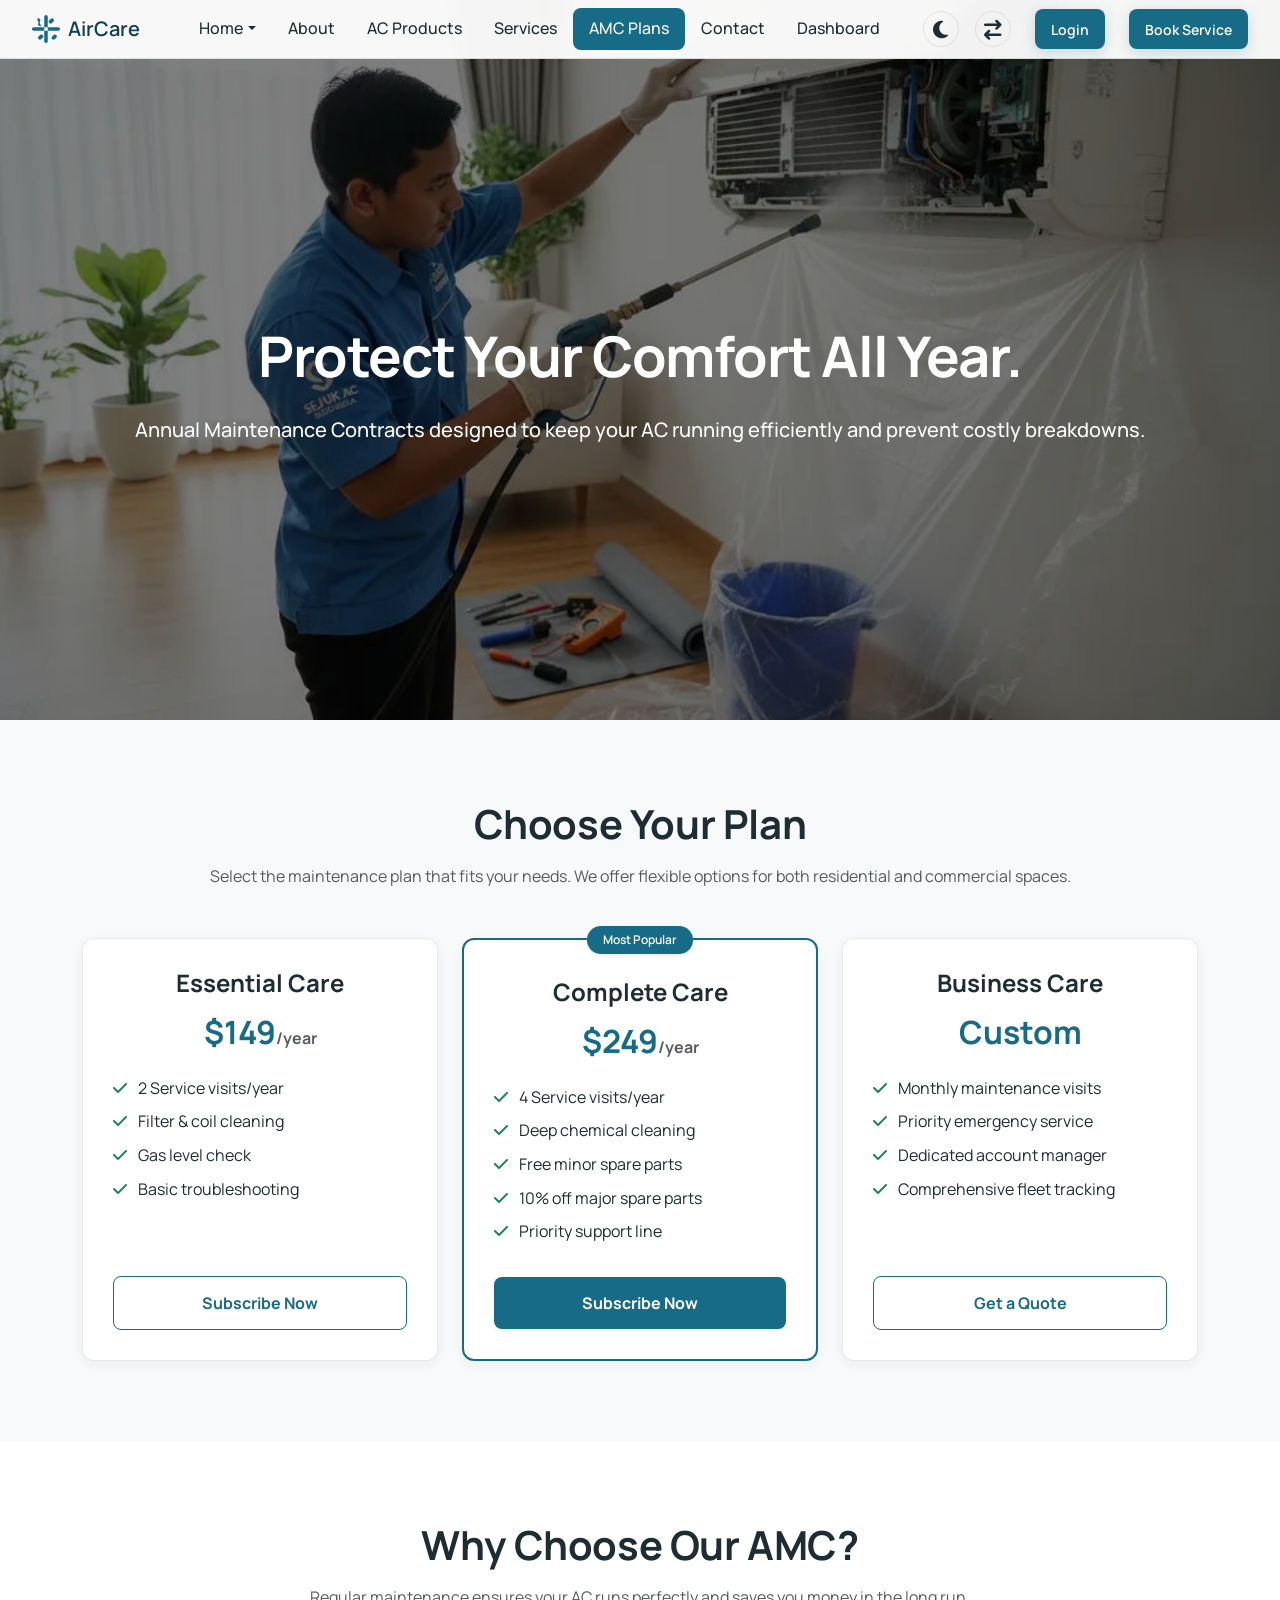
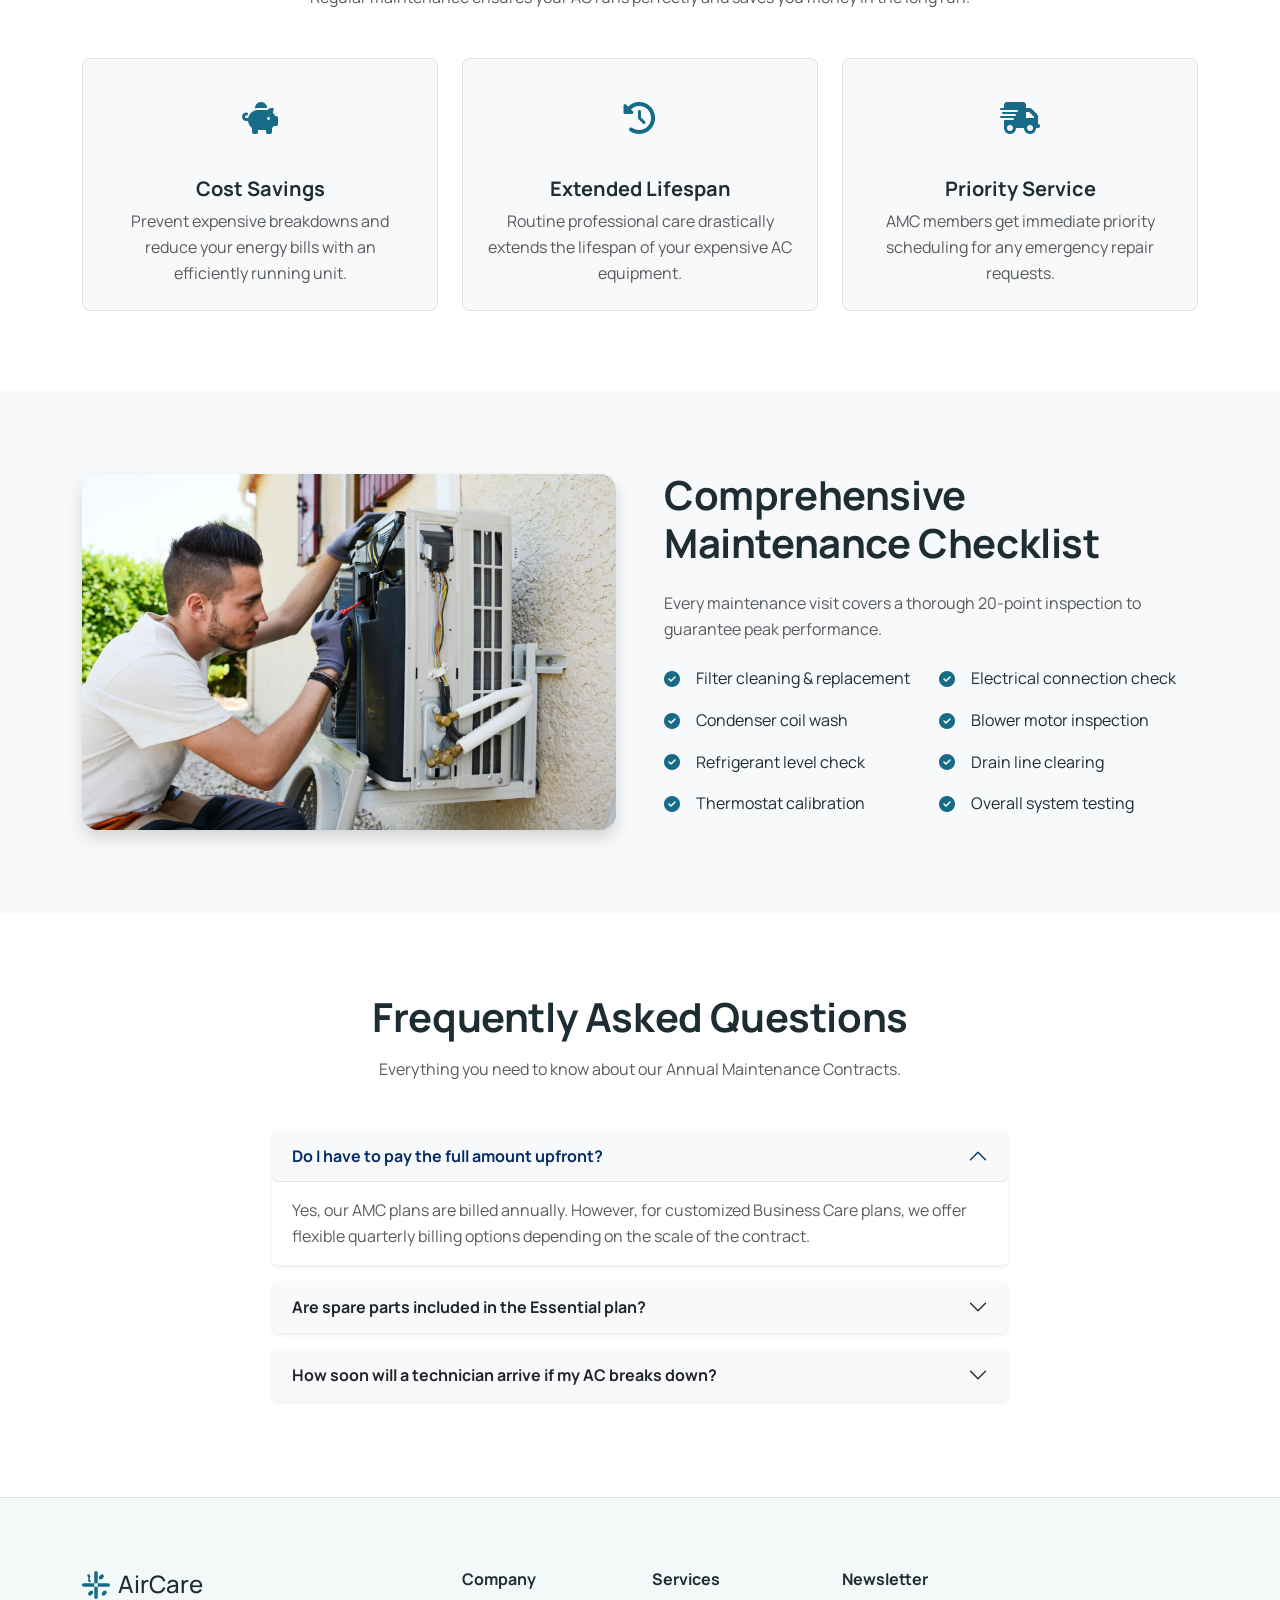
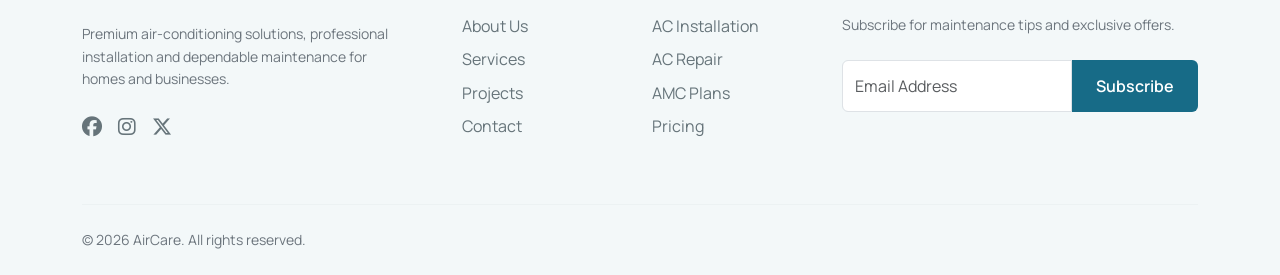
<file: amc.html>
<!DOCTYPE html>
<html lang="en" dir="ltr" data-theme="light">

<head>
    <meta charset="UTF-8">
    <meta name="viewport" content="width=device-width, initial-scale=1.0">
    <title>AMC Plans | AirCare</title>
    <link href="https://cdn.jsdelivr.net/npm/bootstrap@5.3.0/dist/css/bootstrap.min.css" rel="stylesheet">
    <link rel="stylesheet" href="https://cdnjs.cloudflare.com/ajax/libs/font-awesome/6.6.0/css/all.min.css">
    <link rel="stylesheet" href="css/style.css">
    <link rel="stylesheet" href="css/dark-mode.css">
    <link rel="stylesheet" href="css/rtl.css">

    <link rel="icon" type="image/svg+xml"
        href="data:image/svg+xml,%3Csvg xmlns='http://www.w3.org/2000/svg' viewBox='0 0 512 512'%3E%3Cpath fill='%23176B87' d='M288 32c0-17.7-14.3-32-32-32s-32 14.3-32 32V256c0 17.7 14.3 32 32 32s32-14.3 32-32V32zM143.5 120.5c13.6-13.6 13.6-35.8 0-49.4s-35.8-13.6-49.4 0L120.5 143.5c-13.6 13.6-13.6 35.8 0 49.4s35.8 13.6 49.4 0l-26.4-26.4zM32 288c-17.7 0-32-14.3-32-32s14.3-32 32-32H256c17.7 0 32 14.3 32 32s-14.3 32-32 32H32zM120.5 391.5c-13.6 13.6-13.6 35.8 0 49.4s35.8 13.6 49.4 0l26.4-26.4c13.6-13.6 13.6-35.8 0-49.4s-35.8-13.6-49.4 0L120.5 391.5zM224 480c0 17.7 14.3 32 32 32s32-14.3 32-32V256c0-17.7-14.3-32-32-32s-32 14.3-32 32v224zM368.5 391.5c-13.6 13.6-13.6 35.8 0 49.4s35.8 13.6 49.4 0l26.4-26.4c13.6-13.6 13.6-35.8 0-49.4s-35.8-13.6-49.4 0l-26.4 26.4zM480 224c17.7 0 32 14.3 32 32s-14.3 32-32 32H256c-17.7 0-32-14.3-32-32s14.3-32 32-32h224zM391.5 120.5c13.6-13.6 13.6-35.8 0-49.4s-35.8-13.6-49.4 0l-26.4 26.4c-13.6 13.6-13.6 35.8 0 49.4s35.8 13.6 49.4 0l26.4-26.4z'/%3E%3C/svg%3E">
</head>

<body>
    <nav class="navbar navbar-expand-xl navbar-floating mt-3">
        <div class="container-fluid">
            <a class="navbar-brand" href="index.html">
                <img src="data:image/svg+xml,%3Csvg xmlns='http://www.w3.org/2000/svg' viewBox='0 0 512 512'%3E%3Cpath fill='%23176B87' d='M288 32c0-17.7-14.3-32-32-32s-32 14.3-32 32V256c0 17.7 14.3 32 32 32s32-14.3 32-32V32zM143.5 120.5c13.6-13.6 13.6-35.8 0-49.4s-35.8-13.6-49.4 0L120.5 143.5c-13.6 13.6-13.6 35.8 0 49.4s35.8 13.6 49.4 0l-26.4-26.4zM32 288c-17.7 0-32-14.3-32-32s14.3-32 32-32H256c17.7 0 32 14.3 32 32s-14.3 32-32 32H32zM120.5 391.5c-13.6 13.6-13.6 35.8 0 49.4s35.8 13.6 49.4 0l26.4-26.4c13.6-13.6 13.6-35.8 0-49.4s-35.8-13.6-49.4 0L120.5 391.5zM224 480c0 17.7 14.3 32 32 32s32-14.3 32-32V256c0-17.7-14.3-32-32-32s-32 14.3-32 32v224zM368.5 391.5c-13.6 13.6-13.6 35.8 0 49.4s35.8 13.6 49.4 0l26.4-26.4c13.6-13.6 13.6-35.8 0-49.4s-35.8-13.6-49.4 0l-26.4 26.4zM480 224c17.7 0 32 14.3 32 32s-14.3 32-32 32H256c-17.7 0-32-14.3-32-32s14.3-32 32-32h224zM391.5 120.5c13.6-13.6 13.6-35.8 0-49.4s-35.8-13.6-49.4 0l-26.4 26.4c-13.6 13.6-13.6 35.8 0 49.4s35.8 13.6 49.4 0l26.4-26.4z'/%3E%3C/svg%3E"
                    alt="Logo" width="28" height="28" class="logo-spin">
                AirCare
            </a>
            <button class="navbar-toggler border-0" type="button" data-bs-toggle="collapse" data-bs-target="#navbarNav"
                aria-controls="navbarNav" aria-expanded="false" aria-label="Toggle navigation">
                <span class="navbar-toggler-icon"></span>
            </button>

            <div class="collapse navbar-collapse" id="navbarNav">
                <ul class="navbar-nav mx-auto mb-2 mb-lg-0">
                    <li class="nav-item dropdown">
                        <a class="nav-link dropdown-toggle" href="#" id="homeDropdown" role="button"
                            data-bs-toggle="dropdown" aria-expanded="false">Home</a>
                        <ul class="dropdown-menu" aria-labelledby="homeDropdown">
                            <li><a class="dropdown-item" href="index.html">Home 1</a></li>
                            <li><a class="dropdown-item" href="home-2.html">Home 2</a></li>
                        </ul>
                    </li>
                    <li class="nav-item"><a class="nav-link" href="about.html">About</a></li>
                    <li class="nav-item"><a class="nav-link" href="products.html">AC Products</a></li>
                    <li class="nav-item"><a class="nav-link" href="services.html">Services</a></li>
                    <li class="nav-item"><a class="nav-link active" href="amc.html">AMC Plans</a></li>
                    <li class="nav-item"><a class="nav-link" href="contact.html">Contact</a></li>
                    <li class="nav-item"><a class="nav-link" href="dashboard.html">Dashboard</a></li>
                </ul>
                <div class="d-flex align-items-center gap-3">
                    <button id="theme-toggle-btn"
                        class="btn btn-outline-secondary rounded-circle d-flex align-items-center justify-content-center p-0"
                        title="Toggle Dark Mode"
                        style="width: 36px; height: 36px; border-color: var(--border-color); color: var(--text-main);">
                        <i class="fa-solid fa-moon fa-lg"></i>
                    </button>
                    <button id="rtl-toggle-btn"
                        class="btn btn-outline-secondary rounded-circle d-flex align-items-center justify-content-center p-0"
                        title="Toggle RTL"
                        style="width: 36px; height: 36px; border-color: var(--border-color); color: var(--text-main);">
                        <i class="fa-solid fa-arrow-right-arrow-left fa-lg"></i>
                    </button>
                    <a href="login.html" class="btn btn-primary btn-sm ms-2 me-2">Login</a>
                    <a href="booking.html" class="btn btn-primary btn-sm">Book Service</a>
                </div>
            </div>
        </div>
    </nav>

    <main>
        <section class="section-padding bg-dark text-white text-center d-flex align-items-center hero-bg-img"
            style="background-image: linear-gradient(rgba(0, 0, 0, 0.5), rgba(0, 0, 0, 0.5)), url('assets/images/amc-hero.jpg'); background-size: cover; background-position: top; background-color: var(--primary-deep) !important; min-height: 80vh;">
            <div class="container mt-5 w-100">
                <h1 class="display-4 fw-bolder mb-4 text-white">Protect Your Comfort All Year.</h1>
                <p class="lead text-white-50 mb-0">Annual Maintenance Contracts designed to keep your AC running
                    efficiently and prevent costly breakdowns.</p>
            </div>
        </section>

        <!-- PLANS -->
        <section class="section-padding bg-light">
            <div class="container">
                <div class="text-center mb-5">
                    <h2 class="fw-bold mb-3">Choose Your Plan</h2>
                    <p class="text-muted max-w-700 mx-auto">Select the maintenance plan that fits your needs. We offer
                        flexible options for both residential and commercial spaces.</p>
                </div>
                <div class="row justify-content-center g-4">
                    <div class="col-lg-4 col-12">
                        <div class="premium-card text-center position-relative h-100 d-flex flex-column">
                            <h3 class="h4 fw-bold mb-3">Essential Care</h3>
                            <h4 class="h2 fw-bold text-primary mb-4">$149<span class="fs-6 text-muted">/year</span></h4>
                            <ul class="list-unstyled text-start mb-4 flex-grow-1">
                                <li class="mb-2"><i class="fa-solid fa-check text-success me-2"></i> 2 Service
                                    visits/year</li>
                                <li class="mb-2"><i class="fa-solid fa-check text-success me-2"></i> Filter & coil
                                    cleaning</li>
                                <li class="mb-2"><i class="fa-solid fa-check text-success me-2"></i> Gas level check
                                </li>
                                <li class="mb-2"><i class="fa-solid fa-check text-success me-2"></i> Basic
                                    troubleshooting</li>
                            </ul>
                            <a href="contact.html" class="btn btn-outline w-100 fw-bold mt-auto">Subscribe
                                Now</a>
                        </div>
                    </div>
                    <div class="col-lg-4 col-12">
                        <div class="premium-card text-center border-primary position-relative h-100 d-flex flex-column"
                            style="border-width: 2px;">
                            <span
                                class="badge bg-accent text-white position-absolute top-0 start-50 translate-middle rounded-pill px-3 py-2 fw-semibold shadow-sm">Most
                                Popular</span>
                            <h3 class="h4 fw-bold mb-3 mt-2">Complete Care</h3>
                            <h4 class="h2 fw-bold text-primary mb-4">$249<span class="fs-6 text-muted">/year</span></h4>
                            <ul class="list-unstyled text-start mb-4 flex-grow-1">
                                <li class="mb-2"><i class="fa-solid fa-check text-success me-2"></i> 4 Service
                                    visits/year</li>
                                <li class="mb-2"><i class="fa-solid fa-check text-success me-2"></i> Deep chemical
                                    cleaning</li>
                                <li class="mb-2"><i class="fa-solid fa-check text-success me-2"></i> Free minor spare
                                    parts</li>
                                <li class="mb-2"><i class="fa-solid fa-check text-success me-2"></i> 10% off major spare
                                    parts</li>
                                <li class="mb-2"><i class="fa-solid fa-check text-success me-2"></i> Priority support
                                    line</li>
                            </ul>
                            <a href="contact.html" class="btn btn-primary w-100 fw-bold mt-auto shadow-sm">Subscribe
                                Now</a>
                        </div>
                    </div>
                    <div class="col-lg-4 col-12">
                        <div class="premium-card text-center position-relative h-100 d-flex flex-column">
                            <h3 class="h4 fw-bold mb-3">Business Care</h3>
                            <h4 class="h2 fw-bold text-primary mb-4">Custom</h4>
                            <ul class="list-unstyled text-start mb-4 flex-grow-1">
                                <li class="mb-2"><i class="fa-solid fa-check text-success me-2"></i> Monthly maintenance
                                    visits</li>
                                <li class="mb-2"><i class="fa-solid fa-check text-success me-2"></i> Priority emergency
                                    service</li>
                                <li class="mb-2"><i class="fa-solid fa-check text-success me-2"></i> Dedicated account
                                    manager</li>
                                <li class="mb-2"><i class="fa-solid fa-check text-success me-2"></i> Comprehensive fleet
                                    tracking</li>
                            </ul>
                            <a href="contact.html" class="btn btn-outline w-100 fw-bold mt-auto">Get a Quote</a>
                        </div>
                    </div>
                </div>
            </div>
        </section>

        <!-- ADDED SECTION 1: Why Choose Our AMC -->
        <section class="section-padding bg-white">
            <div class="container">
                <div class="text-center mb-5">
                    <h2 class="fw-bold mb-3">Why Choose Our AMC?</h2>
                    <p class="text-muted max-w-700 mx-auto">Regular maintenance ensures your AC runs perfectly and saves
                        you money in the long run.</p>
                </div>
                <div class="row g-4">
                    <div class="col-lg-4 col-12">
                        <div class="p-4 border rounded-3 bg-light text-center h-100 transition-all hover-lift">
                            <div class="text-primary d-inline-flex align-items-center justify-content-center mb-4"
                                style="width: 70px; height: 70px;">
                                <i class="fa-solid fa-piggy-bank fa-2x"></i>
                            </div>
                            <h4 class="fw-bold h5">Cost Savings</h4>
                            <p class="text-muted mb-0">Prevent expensive breakdowns and reduce your energy bills with an
                                efficiently running unit.</p>
                        </div>
                    </div>
                    <div class="col-lg-4 col-12">
                        <div class="p-4 border rounded-3 bg-light text-center h-100 transition-all hover-lift">
                            <div class="text-primary d-inline-flex align-items-center justify-content-center mb-4"
                                style="width: 70px; height: 70px;">
                                <i class="fa-solid fa-clock-rotate-left fa-2x"></i>
                            </div>
                            <h4 class="fw-bold h5">Extended Lifespan</h4>
                            <p class="text-muted mb-0">Routine professional care drastically extends the lifespan of
                                your expensive AC equipment.</p>
                        </div>
                    </div>
                    <div class="col-lg-4 col-12">
                        <div class="p-4 border rounded-3 bg-light text-center h-100 transition-all hover-lift">
                            <div class="text-primary d-inline-flex align-items-center justify-content-center mb-4"
                                style="width: 70px; height: 70px;">
                                <i class="fa-solid fa-truck-fast fa-2x"></i>
                            </div>
                            <h4 class="fw-bold h5">Priority Service</h4>
                            <p class="text-muted mb-0">AMC members get immediate priority scheduling for any emergency
                                repair requests.</p>
                        </div>
                    </div>
                </div>
            </div>
        </section>

        <!-- ADDED SECTION 2: What's Included -->
        <section class="section-padding bg-light">
            <div class="container">
                <div class="row align-items-center g-5">
                    <div class="col-lg-6">
                        <img src="assets/images/maitanence.jpg" alt="Technician working on AC"
                            class="img-fluid rounded-4 shadow">
                    </div>
                    <div class="col-lg-6">
                        <h2 class="fw-bold mb-4">Comprehensive Maintenance Checklist</h2>
                        <p class="text-muted mb-4">Every maintenance visit covers a thorough 20-point inspection to
                            guarantee peak performance.</p>

                        <div class="row g-3">
                            <div class="col-12 col-md-6">
                                <ul class="list-unstyled">
                                    <li class="mb-3 d-flex align-items-center"><i
                                            class="fa-solid fa-check-circle text-primary me-3"></i> Filter cleaning &
                                        replacement</li>
                                    <li class="mb-3 d-flex align-items-center"><i
                                            class="fa-solid fa-check-circle text-primary me-3"></i> Condenser coil wash
                                    </li>
                                    <li class="mb-3 d-flex align-items-center"><i
                                            class="fa-solid fa-check-circle text-primary me-3"></i> Refrigerant level
                                        check</li>
                                    <li class="mb-3 d-flex align-items-center"><i
                                            class="fa-solid fa-check-circle text-primary me-3"></i> Thermostat
                                        calibration</li>
                                </ul>
                            </div>
                            <div class="col-12 col-md-6">
                                <ul class="list-unstyled">
                                    <li class="mb-3 d-flex align-items-center"><i
                                            class="fa-solid fa-check-circle text-primary me-3"></i> Electrical
                                        connection check</li>
                                    <li class="mb-3 d-flex align-items-center"><i
                                            class="fa-solid fa-check-circle text-primary me-3"></i> Blower motor
                                        inspection</li>
                                    <li class="mb-3 d-flex align-items-center"><i
                                            class="fa-solid fa-check-circle text-primary me-3"></i> Drain line clearing
                                    </li>
                                    <li class="mb-3 d-flex align-items-center"><i
                                            class="fa-solid fa-check-circle text-primary me-3"></i> Overall system
                                        testing</li>
                                </ul>
                            </div>
                        </div>
                    </div>
                </div>
            </div>
        </section>

        <!-- ADDED SECTION 3: FAQ -->
        <section class="section-padding bg-white">
            <div class="container">
                <div class="text-center mb-5">
                    <h2 class="fw-bold mb-3">Frequently Asked Questions</h2>
                    <p class="text-muted">Everything you need to know about our Annual Maintenance Contracts.</p>
                </div>
                <div class="row justify-content-center">
                    <div class="col-lg-8">
                        <div class="accordion" id="amcFaq">
                            <div class="accordion-item border-0 mb-3 rounded shadow-sm">
                                <h2 class="accordion-header">
                                    <button class="accordion-button fw-bold rounded bg-light" type="button"
                                        data-bs-toggle="collapse" data-bs-target="#faq1">
                                        Do I have to pay the full amount upfront?
                                    </button>
                                </h2>
                                <div id="faq1" class="accordion-collapse collapse show" data-bs-parent="#amcFaq">
                                    <div class="accordion-body text-muted">
                                        Yes, our AMC plans are billed annually. However, for customized Business Care
                                        plans, we offer flexible quarterly billing options depending on the scale of the
                                        contract.
                                    </div>
                                </div>
                            </div>
                            <div class="accordion-item border-0 mb-3 rounded shadow-sm">
                                <h2 class="accordion-header">
                                    <button class="accordion-button collapsed fw-bold rounded bg-light" type="button"
                                        data-bs-toggle="collapse" data-bs-target="#faq2">
                                        Are spare parts included in the Essential plan?
                                    </button>
                                </h2>
                                <div id="faq2" class="accordion-collapse collapse" data-bs-parent="#amcFaq">
                                    <div class="accordion-body text-muted">
                                        The Essential plan covers maintenance labor and basic cleaning materials only.
                                        Spare parts (if required) will be billed separately. The Complete Care plan
                                        offers 10% off on major spare parts.
                                    </div>
                                </div>
                            </div>
                            <div class="accordion-item border-0 mb-3 rounded shadow-sm">
                                <h2 class="accordion-header">
                                    <button class="accordion-button collapsed fw-bold rounded bg-light" type="button"
                                        data-bs-toggle="collapse" data-bs-target="#faq3">
                                        How soon will a technician arrive if my AC breaks down?
                                    </button>
                                </h2>
                                <div id="faq3" class="accordion-collapse collapse" data-bs-parent="#amcFaq">
                                    <div class="accordion-body text-muted">
                                        AMC members receive priority support. We guarantee a response time of under 4
                                        hours for Complete Care and Business Care members during business hours, and
                                        priority scheduling for Essential Care members.
                                    </div>
                                </div>
                            </div>
                        </div>
                    </div>
                </div>
            </div>
        </section>
    </main>

    <!-- FOOTER -->
    <footer class="footer pt-5 pb-4">
        <div class="container pt-4">
            <div class="row g-4">
                <div class="col-lg-4 pe-lg-5">
                    <a href="index.html"
                        class="text-decoration-none d-flex align-items-center gap-2 h4 mb-4 footer-title">
                        <img src="data:image/svg+xml,%3Csvg xmlns='http://www.w3.org/2000/svg' viewBox='0 0 512 512'%3E%3Cpath fill='%23176B87' d='M288 32c0-17.7-14.3-32-32-32s-32 14.3-32 32V256c0 17.7 14.3 32 32 32s32-14.3 32-32V32zM143.5 120.5c13.6-13.6 13.6-35.8 0-49.4s-35.8-13.6-49.4 0L120.5 143.5c-13.6 13.6-13.6 35.8 0 49.4s35.8 13.6 49.4 0l-26.4-26.4zM32 288c-17.7 0-32-14.3-32-32s14.3-32 32-32H256c17.7 0 32 14.3 32 32s-14.3 32-32 32H32zM120.5 391.5c-13.6 13.6-13.6 35.8 0 49.4s35.8 13.6 49.4 0l26.4-26.4c13.6-13.6 13.6-35.8 0-49.4s-35.8-13.6-49.4 0L120.5 391.5zM224 480c0 17.7 14.3 32 32 32s32-14.3 32-32V256c0-17.7-14.3-32-32-32s-32 14.3-32 32v224zM368.5 391.5c-13.6 13.6-13.6 35.8 0 49.4s35.8 13.6 49.4 0l26.4-26.4c13.6-13.6 13.6-35.8 0-49.4s-35.8-13.6-49.4 0l-26.4 26.4zM480 224c17.7 0 32 14.3 32 32s-14.3 32-32 32H256c-17.7 0-32-14.3-32-32s14.3-32 32-32h224zM391.5 120.5c13.6-13.6 13.6-35.8 0-49.4s-35.8-13.6-49.4 0l-26.4 26.4c-13.6 13.6-13.6 35.8 0 49.4s35.8 13.6 49.4 0l26.4-26.4z'/%3E%3C/svg%3E"
                            alt="Logo" width="28" height="28" class="logo-spin"> AirCare
                    </a>
                    <p class="text-secondary small mb-4">Premium air-conditioning solutions, professional installation
                        and dependable maintenance for homes and businesses.</p>
                    <div class="d-flex gap-3">
                        <a href="#" class="footer-link"><i class="fa-brands fa-facebook fa-lg"></i></a>
                        <a href="#" class="footer-link"><i class="fa-brands fa-instagram fa-lg"></i></a>
                        <a href="#" class="footer-link"><i class="fa-brands fa-x-twitter fa-lg"></i></a>
                    </div>
                </div>
                <div class="col-lg-2 col-md-6">
                    <h5 class="mb-4 h6 fw-bold footer-title">Company</h5>
                    <ul class="list-unstyled">
                        <li class="mb-2"><a href="about.html" class="footer-link text-decoration-none">About Us</a></li>
                        <li class="mb-2"><a href="services.html" class="footer-link text-decoration-none">Services</a>
                        </li>
                        <li class="mb-2"><a href="projects.html" class="footer-link text-decoration-none">Projects</a>
                        </li>
                        <li class="mb-2"><a href="contact.html" class="footer-link text-decoration-none">Contact</a>
                        </li>
                    </ul>
                </div>
                <div class="col-lg-2 col-md-6">
                    <h5 class="mb-4 h6 fw-bold footer-title">Services</h5>
                    <ul class="list-unstyled">
                        <li class="mb-2"><a href="service-details.html" class="footer-link text-decoration-none">AC
                                Installation</a></li>
                        <li class="mb-2"><a href="service-details.html" class="footer-link text-decoration-none">AC
                                Repair</a></li>
                        <li class="mb-2"><a href="amc.html" class="footer-link text-decoration-none">AMC Plans</a></li>
                        <li class="mb-2"><a href="pricing.html" class="footer-link text-decoration-none">Pricing</a>
                        </li>
                    </ul>
                </div>
                <div class="col-lg-4">
                    <h5 class="mb-4 h6 fw-bold footer-title">Newsletter</h5>
                    <p class="text-secondary small mb-4">Subscribe for maintenance tips and exclusive offers.</p>
                    <form class="d-flex">
                        <input type="email" class="form-control rounded-start-2 rounded-end-0 border"
                            placeholder="Email Address" aria-label="Email Address">
                        <button class="btn btn-secondary rounded-start-0 rounded-end-2 px-4"
                            type="button">Subscribe</button>
                    </form>
                </div>
            </div>
            <hr class="mt-5 mb-4">
            <div class="row align-items-center">
                <div class="col-md-6 text-center text-md-start">
                    <p class="text-secondary small mb-0">&copy; 2026 AirCare. All rights reserved.</p>
                </div>
                <div class="col-md-6 text-center text-md-end mt-3 mt-md-0">
                </div>
            </div>
        </div>
    </footer>

    <button id="scrollTopBtn" title="Go to top">
        <i class="fa-solid fa-arrow-up"></i>
    </button>

    <script src="https://cdn.jsdelivr.net/npm/bootstrap@5.3.0/dist/js/bootstrap.bundle.min.js"></script>
    <script src="js/main.js"></script>
</body>

</html>
</file>
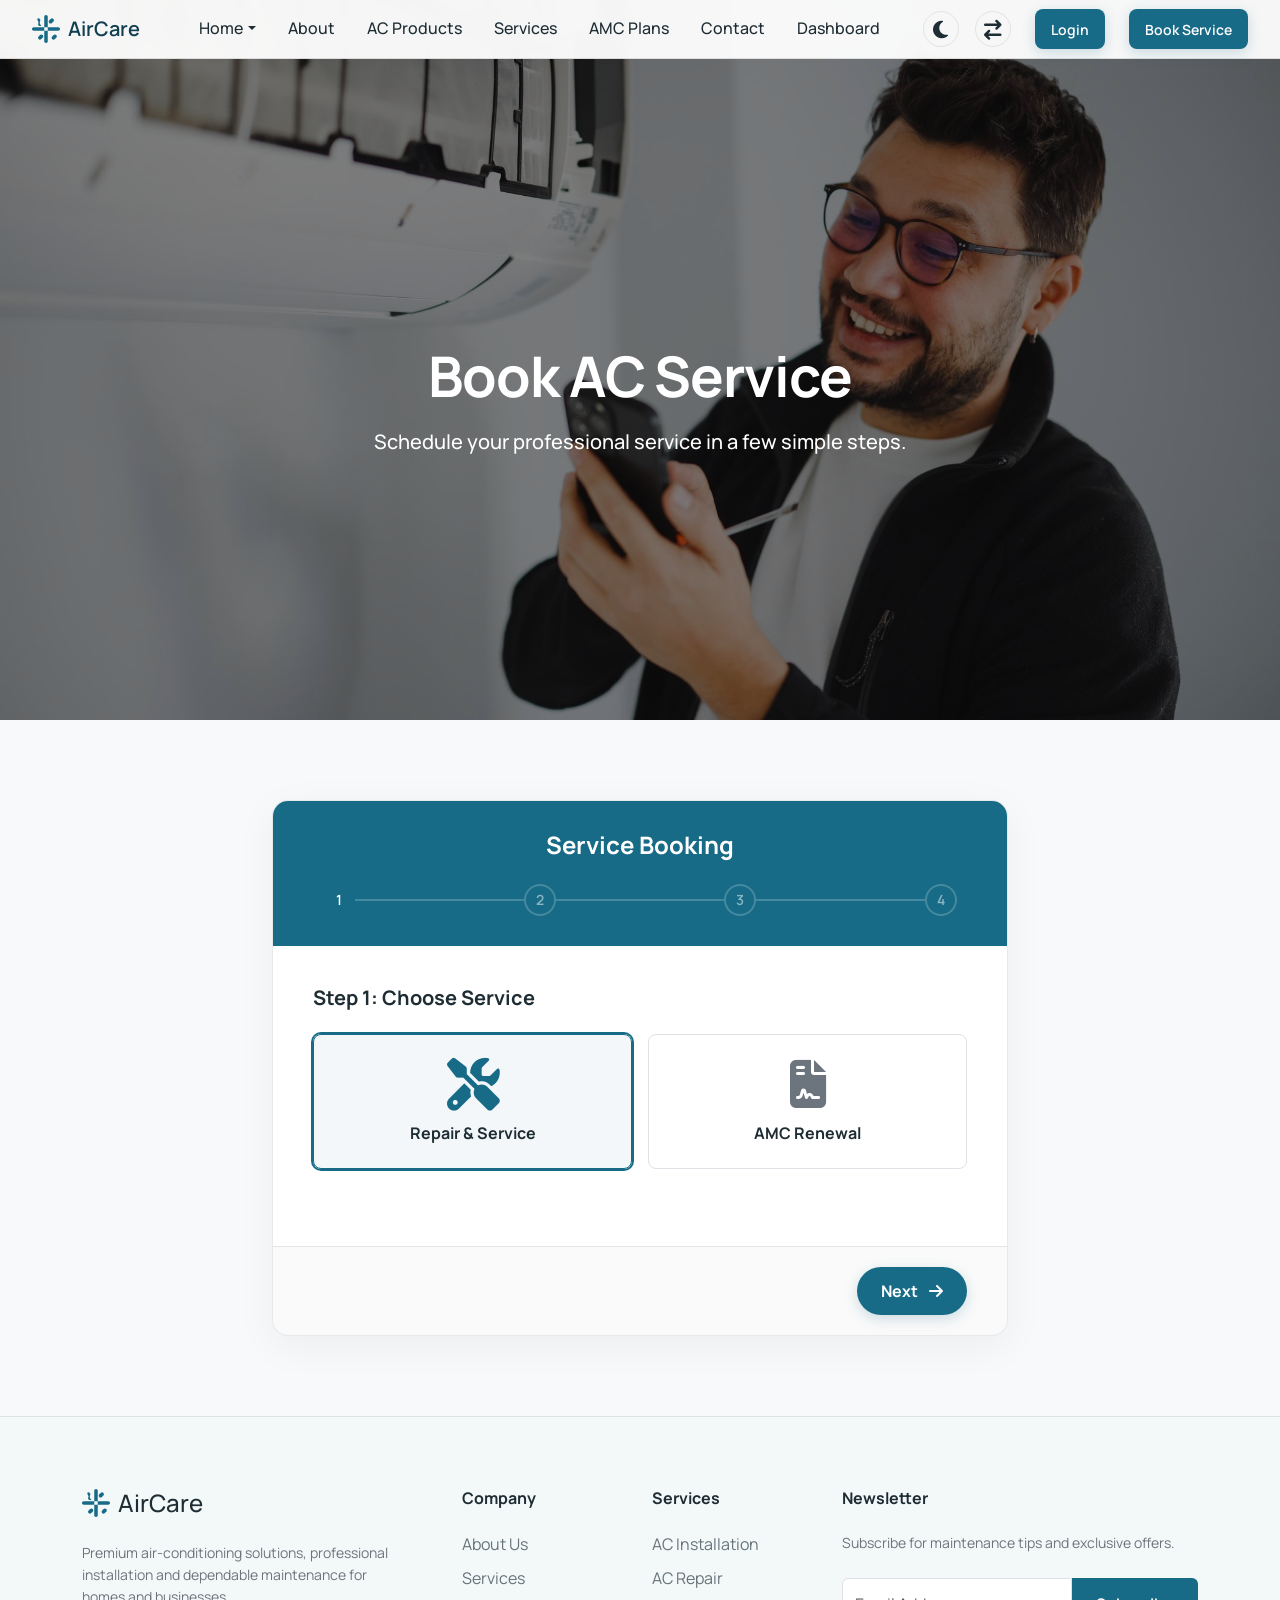
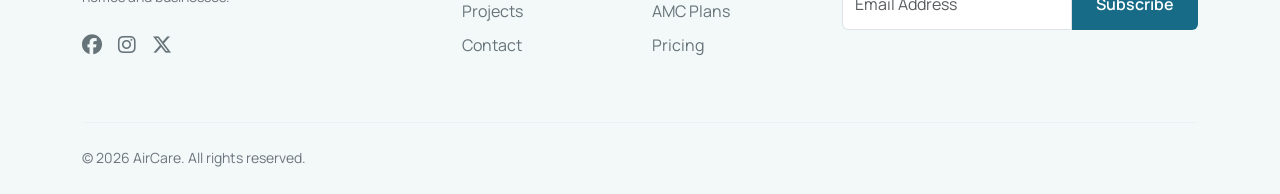
<file: booking.html>
<!DOCTYPE html>
<html lang="en" dir="ltr" data-theme="light">

<head>
    <meta charset="UTF-8">
    <meta name="viewport" content="width=device-width, initial-scale=1.0">
    <title>Book AC Service | AirCare</title>

    <link href="https://cdn.jsdelivr.net/npm/bootstrap@5.3.0/dist/css/bootstrap.min.css" rel="stylesheet">
    <link rel="stylesheet" href="https://cdnjs.cloudflare.com/ajax/libs/font-awesome/6.6.0/css/all.min.css">

    <link rel="stylesheet" href="css/style.css">
    <link rel="stylesheet" href="css/dark-mode.css">
    <link rel="stylesheet" href="css/rtl.css">

    <link rel="icon" type="image/svg+xml"
        href="data:image/svg+xml,%3Csvg xmlns='http://www.w3.org/2000/svg' viewBox='0 0 512 512'%3E%3Cpath fill='%23176B87' d='M288 32c0-17.7-14.3-32-32-32s-32 14.3-32 32V256c0 17.7 14.3 32 32 32s32-14.3 32-32V32zM143.5 120.5c13.6-13.6 13.6-35.8 0-49.4s-35.8-13.6-49.4 0L120.5 143.5c-13.6 13.6-13.6 35.8 0 49.4s35.8 13.6 49.4 0l-26.4-26.4zM32 288c-17.7 0-32-14.3-32-32s14.3-32 32-32H256c17.7 0 32 14.3 32 32s-14.3 32-32 32H32zM120.5 391.5c-13.6 13.6-13.6 35.8 0 49.4s35.8 13.6 49.4 0l26.4-26.4c13.6-13.6 13.6-35.8 0-49.4s-35.8-13.6-49.4 0L120.5 391.5zM224 480c0 17.7 14.3 32 32 32s32-14.3 32-32V256c0-17.7-14.3-32-32-32s-32 14.3-32 32v224zM368.5 391.5c-13.6 13.6-13.6 35.8 0 49.4s35.8 13.6 49.4 0l26.4-26.4c13.6-13.6 13.6-35.8 0-49.4s-35.8-13.6-49.4 0l-26.4 26.4zM480 224c17.7 0 32 14.3 32 32s-14.3 32-32 32H256c-17.7 0-32-14.3-32-32s14.3-32 32-32h224zM391.5 120.5c13.6-13.6 13.6-35.8 0-49.4s-35.8-13.6-49.4 0l-26.4 26.4c-13.6 13.6-13.6 35.8 0 49.4s35.8 13.6 49.4 0l26.4-26.4z'/%3E%3C/svg%3E">
</head>

<body>

    <!-- Navbar -->
    <nav class="navbar navbar-expand-xl navbar-floating mt-3">
        <div class="container-fluid">
            <a class="navbar-brand" href="index.html">
                <img src="data:image/svg+xml,%3Csvg xmlns='http://www.w3.org/2000/svg' viewBox='0 0 512 512'%3E%3Cpath fill='%23176B87' d='M288 32c0-17.7-14.3-32-32-32s-32 14.3-32 32V256c0 17.7 14.3 32 32 32s32-14.3 32-32V32zM143.5 120.5c13.6-13.6 13.6-35.8 0-49.4s-35.8-13.6-49.4 0L120.5 143.5c-13.6 13.6-13.6 35.8 0 49.4s35.8 13.6 49.4 0l-26.4-26.4zM32 288c-17.7 0-32-14.3-32-32s14.3-32 32-32H256c17.7 0 32 14.3 32 32s-14.3 32-32 32H32zM120.5 391.5c-13.6 13.6-13.6 35.8 0 49.4s35.8 13.6 49.4 0l26.4-26.4c13.6-13.6 13.6-35.8 0-49.4s-35.8-13.6-49.4 0L120.5 391.5zM224 480c0 17.7 14.3 32 32 32s32-14.3 32-32V256c0-17.7-14.3-32-32-32s-32 14.3-32 32v224zM368.5 391.5c-13.6 13.6-13.6 35.8 0 49.4s35.8 13.6 49.4 0l26.4-26.4c13.6-13.6 13.6-35.8 0-49.4s-35.8-13.6-49.4 0l-26.4 26.4zM480 224c17.7 0 32 14.3 32 32s-14.3 32-32 32H256c-17.7 0-32-14.3-32-32s14.3-32 32-32h224zM391.5 120.5c13.6-13.6 13.6-35.8 0-49.4s-35.8-13.6-49.4 0l-26.4 26.4c-13.6 13.6-13.6 35.8 0 49.4s35.8 13.6 49.4 0l26.4-26.4z'/%3E%3C/svg%3E"
                    alt="Logo" width="28" height="28" class="logo-spin">
                AirCare
            </a>
            <button class="navbar-toggler border-0" type="button" data-bs-toggle="collapse" data-bs-target="#navbarNav"
                aria-controls="navbarNav" aria-expanded="false" aria-label="Toggle navigation">
                <span class="navbar-toggler-icon"></span>
            </button>

            <div class="collapse navbar-collapse" id="navbarNav">
                <ul class="navbar-nav mx-auto mb-2 mb-lg-0">
                    <li class="nav-item dropdown">
                        <a class="nav-link dropdown-toggle" href="#" id="homeDropdown" role="button"
                            data-bs-toggle="dropdown" aria-expanded="false">Home</a>
                        <ul class="dropdown-menu" aria-labelledby="homeDropdown">
                            <li><a class="dropdown-item" href="index.html">Home 1</a></li>
                            <li><a class="dropdown-item" href="home-2.html">Home 2</a></li>
                        </ul>
                    </li>
                    <li class="nav-item"><a class="nav-link" href="about.html">About</a></li>
                    <li class="nav-item"><a class="nav-link" href="products.html">AC Products</a></li>
                    <li class="nav-item"><a class="nav-link" href="services.html">Services</a></li>
                    <li class="nav-item"><a class="nav-link" href="amc.html">AMC Plans</a></li>
                    <li class="nav-item"><a class="nav-link" href="contact.html">Contact</a></li>
                    <li class="nav-item"><a class="nav-link" href="dashboard.html">Dashboard</a></li>
                </ul>
                <div class="d-flex align-items-center gap-3">
                    <button id="theme-toggle-btn"
                        class="btn btn-outline-secondary rounded-circle d-flex align-items-center justify-content-center p-0"
                        title="Toggle Dark Mode"
                        style="width: 36px; height: 36px; border-color: var(--border-color); color: var(--text-main);">
                        <i class="fa-solid fa-moon fa-lg"></i>
                    </button>
                    <button id="rtl-toggle-btn"
                        class="btn btn-outline-secondary rounded-circle d-flex align-items-center justify-content-center p-0"
                        title="Toggle RTL"
                        style="width: 36px; height: 36px; border-color: var(--border-color); color: var(--text-main);">
                        <i class="fa-solid fa-arrow-right-arrow-left fa-lg"></i>
                    </button>
                    <a href="login.html" class="btn btn-primary btn-sm ms-2 me-2">Login</a>
                    <a href="booking.html" class="btn btn-primary btn-sm">Book Service</a>
                </div>
            </div>
        </div>
    </nav>

    <main>
        <!-- SECTION 01 — HERO -->
        <section class="section-padding hero-bg-img"
            style="background-image: linear-gradient(rgba(0, 0, 0, 0.5), rgba(0, 0, 0, 0.5)), url('assets/images/booking-hero.jpg'); background-size: cover; background-position: center; min-height: 80vh; display: flex; align-items: center;">
            <div class="container mt-5 pt-5 text-center">
                <h1 class="fw-bold display-4">Book AC Service</h1>
                <p class="text-white-50 lead">Schedule your professional service in a few simple steps.</p>
            </div>
        </section>

        <!-- SECTION 02 — BOOKING FORM -->
        <section class="section-padding bg-light">
            <div class="container">
                <div class="row justify-content-center">
                    <div class="col-lg-8">
                        <div class="booking-container">
                            <form id="booking-form">
                                <div class="booking-header">
                                    <h3 class="h4 mb-4 text-center fw-bold text-white">Service Booking</h3>
                                    <!-- Progress Indicator -->
                                    <div class="step-progress">
                                        <div class="step-progress-line"></div>
                                        <div class="step-indicator active" id="indicator-1">1</div>
                                        <div class="step-indicator" id="indicator-2">2</div>
                                        <div class="step-indicator" id="indicator-3">3</div>
                                        <div class="step-indicator" id="indicator-4">4</div>
                                    </div>
                                </div>

                                <div class="booking-body">
                                    <!-- Step 1: Service -->
                                    <div class="booking-step" id="step-1">
                                        <h3 class="h5 fw-bold mb-4">Step 1: Choose Service</h3>
                                        <div class="row g-3">
                                            <div class="col-md-6">
                                                <div
                                                    class="form-check custom-radio-card p-4 border rounded-3 text-center transition-all h-100">
                                                    <input class="form-check-input visually-hidden" type="radio"
                                                        name="service" id="srv-repair" value="repair" checked>
                                                    <label
                                                        class="form-check-label w-100 stretched-link cursor-pointer d-flex flex-column align-items-center justify-content-center h-100"
                                                        for="srv-repair">
                                                        <i
                                                            class="fa-solid fa-screwdriver-wrench fa-3x mb-3 text-secondary"></i>
                                                        <h4 class="h6 mb-0 fw-bold">Repair & Service</h4>
                                                    </label>
                                                </div>
                                            </div>
                                            <div class="col-md-6">
                                                <div
                                                    class="form-check custom-radio-card p-4 border rounded-3 text-center transition-all h-100">
                                                    <input class="form-check-input visually-hidden" type="radio"
                                                        name="service" id="srv-amc" value="amc">
                                                    <label
                                                        class="form-check-label w-100 stretched-link cursor-pointer d-flex flex-column align-items-center justify-content-center h-100"
                                                        for="srv-amc">
                                                        <i
                                                            class="fa-solid fa-file-contract fa-3x mb-3 text-secondary"></i>
                                                        <h4 class="h6 mb-0 fw-bold">AMC Renewal</h4>
                                                    </label>
                                                </div>
                                            </div>
                                        </div>
                                    </div>

                                    <!-- Step 2: AC Type -->
                                    <div class="booking-step d-none" id="step-2">
                                        <h3 class="h5 fw-bold mb-4">Step 2: AC Type</h3>
                                        <select
                                            class="form-select form-select-lg mb-4 rounded-3 shadow-sm border-light">
                                            <option value="split">Split AC</option>
                                            <option value="window">Window AC</option>
                                            <option value="inverter">Inverter AC</option>
                                            <option value="cassette">Cassette AC</option>
                                            <option value="ducted">Ducted AC</option>
                                        </select>
                                    </div>

                                    <!-- Step 3: Date & Time -->
                                    <div class="booking-step d-none" id="step-3">
                                        <h3 class="h5 fw-bold mb-4">Step 3: Schedule</h3>
                                        <div class="row g-4">
                                            <div class="col-md-6">
                                                <label class="form-label fw-semibold text-secondary">Preferred
                                                    Date</label>
                                                <input type="date"
                                                    class="form-control form-control-lg rounded-3 shadow-sm border-light"
                                                    required>
                                            </div>
                                            <div class="col-md-6">
                                                <label class="form-label fw-semibold text-secondary">Preferred
                                                    Time</label>
                                                <select
                                                    class="form-select form-select-lg rounded-3 shadow-sm border-light">
                                                    <option>Morning (9 AM - 12 PM)</option>
                                                    <option>Afternoon (1 PM - 4 PM)</option>
                                                    <option>Evening (5 PM - 8 PM)</option>
                                                </select>
                                            </div>
                                        </div>
                                    </div>

                                    <!-- Step 4: Details -->
                                    <div class="booking-step d-none" id="step-4">
                                        <h3 class="h5 fw-bold mb-4">Step 4: Your Details</h3>
                                        <div class="row g-4">
                                            <div class="col-md-6">
                                                <label class="form-label fw-semibold text-secondary">Full Name</label>
                                                <input type="text"
                                                    class="form-control form-control-lg rounded-3 shadow-sm border-light"
                                                    placeholder="John Doe" required>
                                            </div>
                                            <div class="col-md-6">
                                                <label class="form-label fw-semibold text-secondary">Phone
                                                    Number</label>
                                                <input type="tel"
                                                    class="form-control form-control-lg rounded-3 shadow-sm border-light"
                                                    placeholder="+1 234 567 890" required>
                                            </div>
                                            <div class="col-12">
                                                <label class="form-label fw-semibold text-secondary">Service
                                                    Address</label>
                                                <textarea
                                                    class="form-control form-control-lg rounded-3 shadow-sm border-light"
                                                    rows="3" placeholder="Enter your full address here..."
                                                    required></textarea>
                                            </div>
                                        </div>
                                    </div>
                                </div>
                                <div class="booking-footer">
                                    <button type="button"
                                        class="btn btn-outline-secondary px-4 py-2 rounded-pill fw-bold" id="btn-back"
                                        style="visibility: hidden;"><i class="fa-solid fa-arrow-left me-2"></i>
                                        Back</button>
                                    <div>
                                        <button type="button" class="btn btn-primary px-4 py-2 rounded-pill fw-bold"
                                            id="btn-next">Next <i class="fa-solid fa-arrow-right ms-2"></i></button>
                                        <button type="submit" class="btn btn-primary px-4 py-2 rounded-pill fw-bold"
                                            id="btn-submit" style="display: none;">Confirm Booking <i
                                                class="fa-solid fa-check ms-2"></i></button>
                                    </div>
                                </div>
                            </form>
                        </div>
                    </div>
                </div>
            </div>
        </section>
    </main>

    <!-- FOOTER -->
    <footer class="footer pt-5 pb-4">
        <div class="container pt-4">
            <div class="row g-4">
                <div class="col-lg-4 pe-lg-5">
                    <a href="index.html"
                        class="text-decoration-none d-flex align-items-center gap-2 h4 mb-4 footer-title">
                        <img src="data:image/svg+xml,%3Csvg xmlns='http://www.w3.org/2000/svg' viewBox='0 0 512 512'%3E%3Cpath fill='%23176B87' d='M288 32c0-17.7-14.3-32-32-32s-32 14.3-32 32V256c0 17.7 14.3 32 32 32s32-14.3 32-32V32zM143.5 120.5c13.6-13.6 13.6-35.8 0-49.4s-35.8-13.6-49.4 0L120.5 143.5c-13.6 13.6-13.6 35.8 0 49.4s35.8 13.6 49.4 0l-26.4-26.4zM32 288c-17.7 0-32-14.3-32-32s14.3-32 32-32H256c17.7 0 32 14.3 32 32s-14.3 32-32 32H32zM120.5 391.5c-13.6 13.6-13.6 35.8 0 49.4s35.8 13.6 49.4 0l26.4-26.4c13.6-13.6 13.6-35.8 0-49.4s-35.8-13.6-49.4 0L120.5 391.5zM224 480c0 17.7 14.3 32 32 32s32-14.3 32-32V256c0-17.7-14.3-32-32-32s-32 14.3-32 32v224zM368.5 391.5c-13.6 13.6-13.6 35.8 0 49.4s35.8 13.6 49.4 0l26.4-26.4c13.6-13.6 13.6-35.8 0-49.4s-35.8-13.6-49.4 0l-26.4 26.4zM480 224c17.7 0 32 14.3 32 32s-14.3 32-32 32H256c-17.7 0-32-14.3-32-32s14.3-32 32-32h224zM391.5 120.5c13.6-13.6 13.6-35.8 0-49.4s-35.8-13.6-49.4 0l-26.4 26.4c-13.6 13.6-13.6 35.8 0 49.4s35.8 13.6 49.4 0l26.4-26.4z'/%3E%3C/svg%3E"
                            alt="Logo" width="28" height="28" class="logo-spin"> AirCare
                    </a>
                    <p class="text-secondary small mb-4">Premium air-conditioning solutions, professional installation
                        and dependable maintenance for homes and businesses.</p>
                    <div class="d-flex gap-3">
                        <a href="#" class="footer-link"><i class="fa-brands fa-facebook fa-lg"></i></a>
                        <a href="#" class="footer-link"><i class="fa-brands fa-instagram fa-lg"></i></a>
                        <a href="#" class="footer-link"><i class="fa-brands fa-x-twitter fa-lg"></i></a>
                    </div>
                </div>
                <div class="col-lg-2 col-md-6">
                    <h5 class="mb-4 h6 fw-bold footer-title">Company</h5>
                    <ul class="list-unstyled">
                        <li class="mb-2"><a href="about.html" class="footer-link text-decoration-none">About Us</a></li>
                        <li class="mb-2"><a href="services.html" class="footer-link text-decoration-none">Services</a>
                        </li>
                        <li class="mb-2"><a href="projects.html" class="footer-link text-decoration-none">Projects</a>
                        </li>
                        <li class="mb-2"><a href="contact.html" class="footer-link text-decoration-none">Contact</a>
                        </li>
                    </ul>
                </div>
                <div class="col-lg-2 col-md-6">
                    <h5 class="mb-4 h6 fw-bold footer-title">Services</h5>
                    <ul class="list-unstyled">
                        <li class="mb-2"><a href="service-details.html" class="footer-link text-decoration-none">AC
                                Installation</a></li>
                        <li class="mb-2"><a href="service-details.html" class="footer-link text-decoration-none">AC
                                Repair</a></li>
                        <li class="mb-2"><a href="amc.html" class="footer-link text-decoration-none">AMC Plans</a></li>
                        <li class="mb-2"><a href="pricing.html" class="footer-link text-decoration-none">Pricing</a>
                        </li>
                    </ul>
                </div>
                <div class="col-lg-4">
                    <h5 class="mb-4 h6 fw-bold footer-title">Newsletter</h5>
                    <p class="text-secondary small mb-4">Subscribe for maintenance tips and exclusive offers.</p>
                    <form class="d-flex">
                        <input type="email" class="form-control rounded-start-2 rounded-end-0 border"
                            placeholder="Email Address" aria-label="Email Address">
                        <button class="btn btn-secondary rounded-start-0 rounded-end-2 px-4"
                            type="button">Subscribe</button>
                    </form>
                </div>
            </div>
            <hr class="mt-5 mb-4">
            <div class="row align-items-center">
                <div class="col-md-6 text-center text-md-start">
                    <p class="text-secondary small mb-0">&copy; 2026 AirCare. All rights reserved.</p>
                </div>
                <div class="col-md-6 text-center text-md-end mt-3 mt-md-0">
                </div>
            </div>
        </div>
    </footer>

    <button id="scrollTopBtn" title="Go to top">
        <i class="fa-solid fa-arrow-up"></i>
    </button>

    <!-- Bootstrap 5 JS Bundle -->
    <script src="https://cdn.jsdelivr.net/npm/bootstrap@5.3.0/dist/js/bootstrap.bundle.min.js"></script>
    <!-- Custom JS -->
    <script src="js/main.js"></script>
    <script src="js/booking.js"></script>
</body>

</html>
</file>
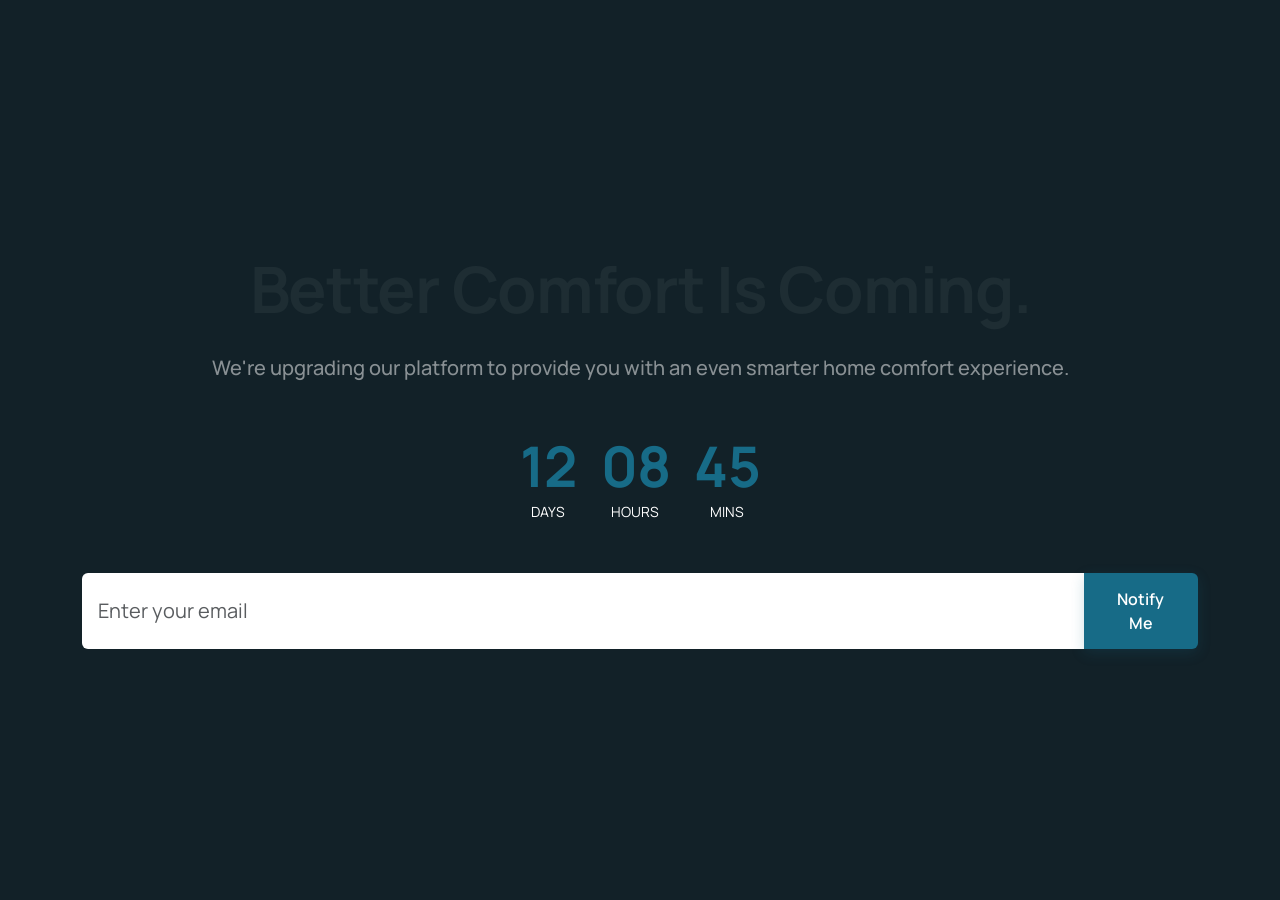
<file: coming-soon.html>
<!DOCTYPE html>
<html lang="en" dir="ltr" data-theme="light">
<head>
    <meta charset="UTF-8">
    <meta name="viewport" content="width=device-width, initial-scale=1.0">
    <title>Coming Soon | AirCare</title>
    <link href="https://cdn.jsdelivr.net/npm/bootstrap@5.3.0/dist/css/bootstrap.min.css" rel="stylesheet">
    <link rel="stylesheet" href="css/style.css">

    <link rel="icon" type="image/svg+xml" href="data:image/svg+xml,%3Csvg xmlns='http://www.w3.org/2000/svg' viewBox='0 0 512 512'%3E%3Cpath fill='%23176B87' d='M288 32c0-17.7-14.3-32-32-32s-32 14.3-32 32V256c0 17.7 14.3 32 32 32s32-14.3 32-32V32zM143.5 120.5c13.6-13.6 13.6-35.8 0-49.4s-35.8-13.6-49.4 0L120.5 143.5c-13.6 13.6-13.6 35.8 0 49.4s35.8 13.6 49.4 0l-26.4-26.4zM32 288c-17.7 0-32-14.3-32-32s14.3-32 32-32H256c17.7 0 32 14.3 32 32s-14.3 32-32 32H32zM120.5 391.5c-13.6 13.6-13.6 35.8 0 49.4s35.8 13.6 49.4 0l26.4-26.4c13.6-13.6 13.6-35.8 0-49.4s-35.8-13.6-49.4 0L120.5 391.5zM224 480c0 17.7 14.3 32 32 32s32-14.3 32-32V256c0-17.7-14.3-32-32-32s-32 14.3-32 32v224zM368.5 391.5c-13.6 13.6-13.6 35.8 0 49.4s35.8 13.6 49.4 0l26.4-26.4c13.6-13.6 13.6-35.8 0-49.4s-35.8-13.6-49.4 0l-26.4 26.4zM480 224c17.7 0 32 14.3 32 32s-14.3 32-32 32H256c-17.7 0-32-14.3-32-32s14.3-32 32-32h224zM391.5 120.5c13.6-13.6 13.6-35.8 0-49.4s-35.8-13.6-49.4 0l-26.4 26.4c-13.6 13.6-13.6 35.8 0 49.4s35.8 13.6 49.4 0l26.4-26.4z'/%3E%3C/svg%3E">
</head>
<body class="bg-dark text-white">

    <div class="min-vh-100 d-flex flex-column position-relative" style="background: url('https://images.unsplash.com/photo-1600566753086-00f18fb6b3ea?auto=format&fit=crop&q=80&w=1920') center/cover;">
        <div class="position-absolute inset-0 w-100 h-100" style="background: rgba(12,32,40,0.7);"></div>
        
        <div class="container position-relative flex-grow-1 d-flex flex-column justify-content-center align-items-center text-center py-5" style="z-index: 1;">
            <h1 class="display-3 fw-bolder mb-4">Better Comfort Is Coming.</h1>
            <p class="lead text-white-50 mb-5 max-w-700 mx-auto">We're upgrading our platform to provide you with an even smarter home comfort experience.</p>
            
            <div class="d-flex gap-4 justify-content-center mb-5">
                <div class="text-center">
                    <h2 class="display-4 fw-bold text-primary mb-0">12</h2>
                    <span class="small text-uppercase">Days</span>
                </div>
                <div class="text-center">
                    <h2 class="display-4 fw-bold text-primary mb-0">08</h2>
                    <span class="small text-uppercase">Hours</span>
                </div>
                <div class="text-center">
                    <h2 class="display-4 fw-bold text-primary mb-0">45</h2>
                    <span class="small text-uppercase">Mins</span>
                </div>
            </div>

            <form class="d-flex max-w-500 mx-auto w-100">
                <input type="email" class="form-control form-control-lg rounded-start-2 rounded-end-0 border-0" placeholder="Enter your email" required>
                <button class="btn btn-primary rounded-start-0 rounded-end-2 px-4" type="submit">Notify Me</button>
            </form>
        </div>
    </div>

    <script src="https://cdn.jsdelivr.net/npm/bootstrap@5.3.0/dist/js/bootstrap.bundle.min.js"></script>
</body>
</html>
</file>
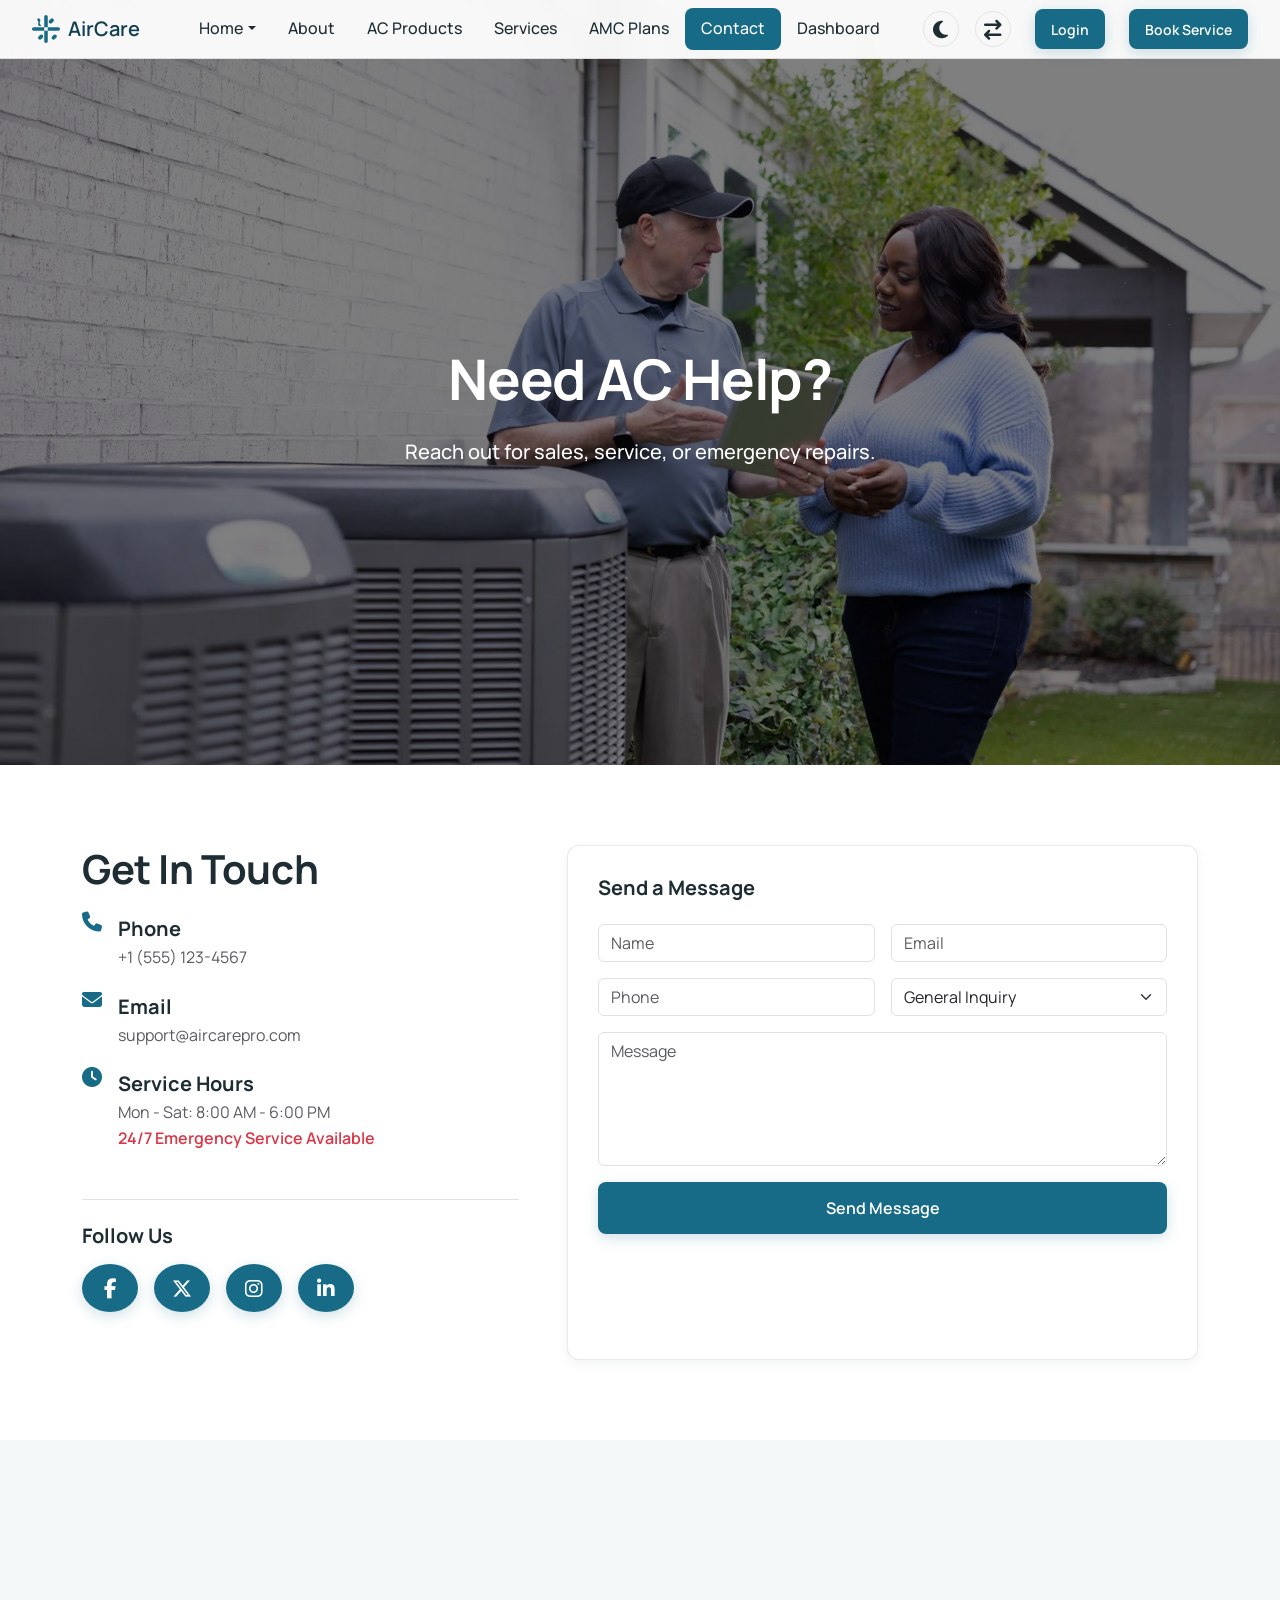
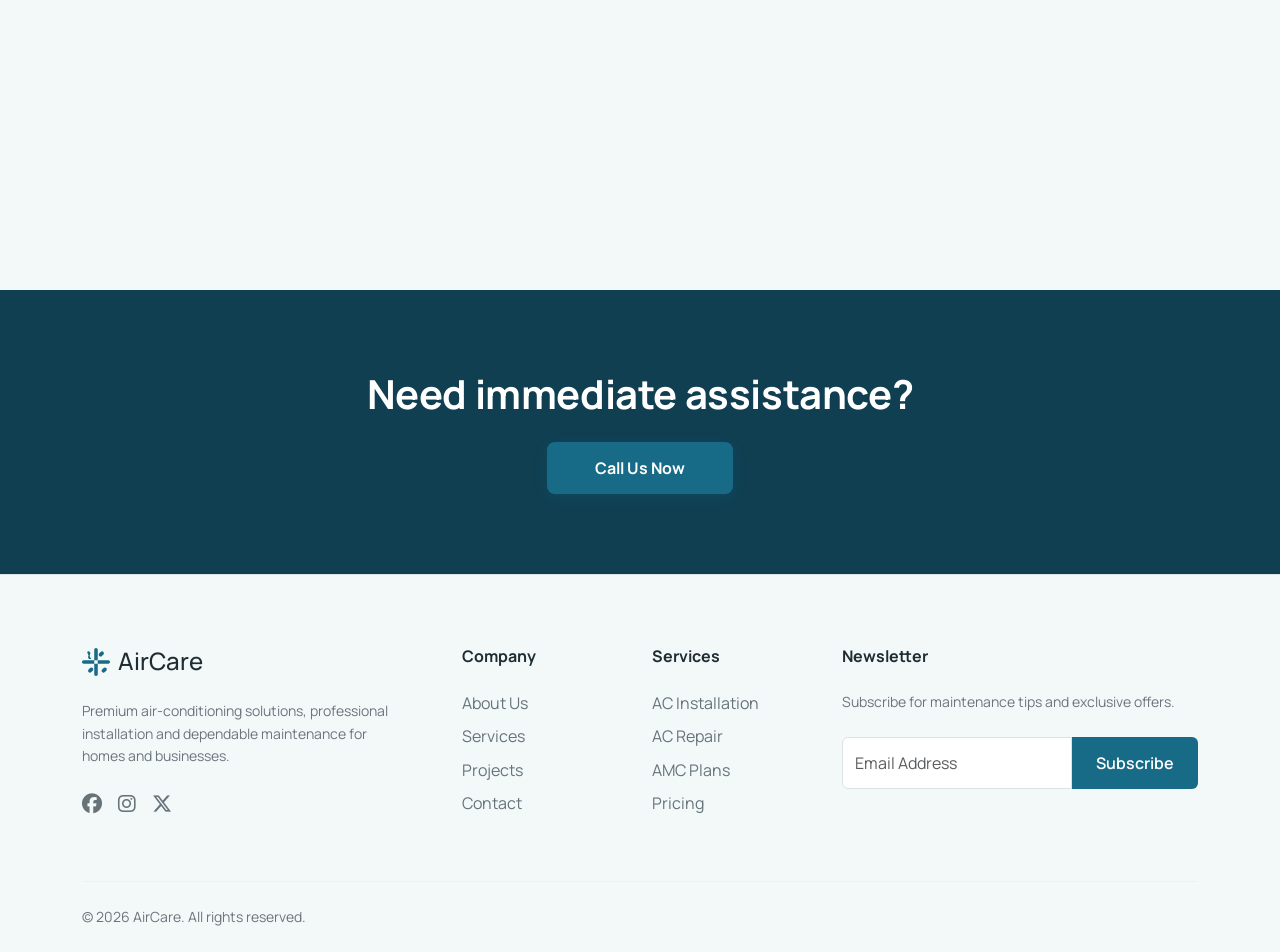
<file: contact.html>
<!DOCTYPE html>
<html lang="en" dir="ltr" data-theme="light">

<head>
    <meta charset="UTF-8">
    <meta name="viewport" content="width=device-width, initial-scale=1.0">
    <title>Contact Us | AirCare</title>
    <link href="https://cdn.jsdelivr.net/npm/bootstrap@5.3.0/dist/css/bootstrap.min.css" rel="stylesheet">
    <link rel="stylesheet" href="https://cdnjs.cloudflare.com/ajax/libs/font-awesome/6.6.0/css/all.min.css">
    <link rel="stylesheet" href="css/style.css">
    <link rel="stylesheet" href="css/dark-mode.css">
    <link rel="stylesheet" href="css/rtl.css">

    <link rel="icon" type="image/svg+xml"
        href="data:image/svg+xml,%3Csvg xmlns='http://www.w3.org/2000/svg' viewBox='0 0 512 512'%3E%3Cpath fill='%23176B87' d='M288 32c0-17.7-14.3-32-32-32s-32 14.3-32 32V256c0 17.7 14.3 32 32 32s32-14.3 32-32V32zM143.5 120.5c13.6-13.6 13.6-35.8 0-49.4s-35.8-13.6-49.4 0L120.5 143.5c-13.6 13.6-13.6 35.8 0 49.4s35.8 13.6 49.4 0l-26.4-26.4zM32 288c-17.7 0-32-14.3-32-32s14.3-32 32-32H256c17.7 0 32 14.3 32 32s-14.3 32-32 32H32zM120.5 391.5c-13.6 13.6-13.6 35.8 0 49.4s35.8 13.6 49.4 0l26.4-26.4c13.6-13.6 13.6-35.8 0-49.4s-35.8-13.6-49.4 0L120.5 391.5zM224 480c0 17.7 14.3 32 32 32s32-14.3 32-32V256c0-17.7-14.3-32-32-32s-32 14.3-32 32v224zM368.5 391.5c-13.6 13.6-13.6 35.8 0 49.4s35.8 13.6 49.4 0l26.4-26.4c13.6-13.6 13.6-35.8 0-49.4s-35.8-13.6-49.4 0l-26.4 26.4zM480 224c17.7 0 32 14.3 32 32s-14.3 32-32 32H256c-17.7 0-32-14.3-32-32s14.3-32 32-32h224zM391.5 120.5c13.6-13.6 13.6-35.8 0-49.4s-35.8-13.6-49.4 0l-26.4 26.4c-13.6 13.6-13.6 35.8 0 49.4s35.8 13.6 49.4 0l26.4-26.4z'/%3E%3C/svg%3E">
</head>

<body>
    <nav class="navbar navbar-expand-xl navbar-floating mt-3">
        <div class="container-fluid">
            <a class="navbar-brand" href="index.html">
                <img src="data:image/svg+xml,%3Csvg xmlns='http://www.w3.org/2000/svg' viewBox='0 0 512 512'%3E%3Cpath fill='%23176B87' d='M288 32c0-17.7-14.3-32-32-32s-32 14.3-32 32V256c0 17.7 14.3 32 32 32s32-14.3 32-32V32zM143.5 120.5c13.6-13.6 13.6-35.8 0-49.4s-35.8-13.6-49.4 0L120.5 143.5c-13.6 13.6-13.6 35.8 0 49.4s35.8 13.6 49.4 0l-26.4-26.4zM32 288c-17.7 0-32-14.3-32-32s14.3-32 32-32H256c17.7 0 32 14.3 32 32s-14.3 32-32 32H32zM120.5 391.5c-13.6 13.6-13.6 35.8 0 49.4s35.8 13.6 49.4 0l26.4-26.4c13.6-13.6 13.6-35.8 0-49.4s-35.8-13.6-49.4 0L120.5 391.5zM224 480c0 17.7 14.3 32 32 32s32-14.3 32-32V256c0-17.7-14.3-32-32-32s-32 14.3-32 32v224zM368.5 391.5c-13.6 13.6-13.6 35.8 0 49.4s35.8 13.6 49.4 0l26.4-26.4c13.6-13.6 13.6-35.8 0-49.4s-35.8-13.6-49.4 0l-26.4 26.4zM480 224c17.7 0 32 14.3 32 32s-14.3 32-32 32H256c-17.7 0-32-14.3-32-32s14.3-32 32-32h224zM391.5 120.5c13.6-13.6 13.6-35.8 0-49.4s-35.8-13.6-49.4 0l-26.4 26.4c-13.6 13.6-13.6 35.8 0 49.4s35.8 13.6 49.4 0l26.4-26.4z'/%3E%3C/svg%3E"
                    alt="Logo" width="28" height="28" class="logo-spin">
                AirCare
            </a>
            <button class="navbar-toggler border-0" type="button" data-bs-toggle="collapse" data-bs-target="#navbarNav"
                aria-controls="navbarNav" aria-expanded="false" aria-label="Toggle navigation">
                <span class="navbar-toggler-icon"></span>
            </button>

            <div class="collapse navbar-collapse" id="navbarNav">
                <ul class="navbar-nav mx-auto mb-2 mb-lg-0">
                    <li class="nav-item dropdown">
                        <a class="nav-link dropdown-toggle" href="#" id="homeDropdown" role="button"
                            data-bs-toggle="dropdown" aria-expanded="false">Home</a>
                        <ul class="dropdown-menu" aria-labelledby="homeDropdown">
                            <li><a class="dropdown-item" href="index.html">Home 1</a></li>
                            <li><a class="dropdown-item" href="home-2.html">Home 2</a></li>
                        </ul>
                    </li>
                    <li class="nav-item"><a class="nav-link" href="about.html">About</a></li>
                    <li class="nav-item"><a class="nav-link" href="products.html">AC Products</a></li>
                    <li class="nav-item"><a class="nav-link" href="services.html">Services</a></li>
                    <li class="nav-item"><a class="nav-link" href="amc.html">AMC Plans</a></li>
                    <li class="nav-item"><a class="nav-link active" href="contact.html">Contact</a></li>
                    <li class="nav-item"><a class="nav-link" href="dashboard.html">Dashboard</a></li>
                </ul>
                <div class="d-flex align-items-center gap-3">
                    <button id="theme-toggle-btn"
                        class="btn btn-outline-secondary rounded-circle d-flex align-items-center justify-content-center p-0"
                        title="Toggle Dark Mode"
                        style="width: 36px; height: 36px; border-color: var(--border-color); color: var(--text-main);">
                        <i class="fa-solid fa-moon fa-lg"></i>
                    </button>
                    <button id="rtl-toggle-btn"
                        class="btn btn-outline-secondary rounded-circle d-flex align-items-center justify-content-center p-0"
                        title="Toggle RTL"
                        style="width: 36px; height: 36px; border-color: var(--border-color); color: var(--text-main);">
                        <i class="fa-solid fa-arrow-right-arrow-left fa-lg"></i>
                    </button>
                    <a href="login.html" class="btn btn-primary btn-sm ms-2 me-2">Login</a>
                    <a href="booking.html" class="btn btn-primary btn-sm">Book Service</a>
                </div>
            </div>
        </div>
    </nav>

    <main>
        <!-- Increased hero height -->
        <section class="section-padding bg-light hero-bg-img page-header"
            style="background-image: linear-gradient(rgba(0, 0, 0, 0.5), rgba(0, 0, 0, 0.5)), url('assets/images/contact-hero.jpg'); background-position: top; background-size: cover;">
            <div class="container text-center pt-5">
                <h1 class="display-4 fw-bolder mb-4 text-white">Need AC Help?</h1>
                <p class="lead mb-0 text-white-50">Reach out for sales, service, or emergency repairs.</p>
            </div>
        </section>

        <!-- CONTACT OPTIONS & FORM -->
        <section class="section-padding bg-white">
            <div class="container">
                <div class="row g-5">
                    <div class="col-lg-5">
                        <div class="mb-5">
                            <h2 class="fw-bold mb-4">Get In Touch</h2>
                            <div class="d-flex align-items-start mb-4">
                                <i class="fa-solid fa-phone fa-lg text-primary mt-1 me-3"></i>
                                <div>
                                    <h5 class="fw-bold mb-1">Phone</h5>
                                    <p class="text-muted mb-0">+1 (555) 123-4567</p>
                                </div>
                            </div>
                            <div class="d-flex align-items-start mb-4">
                                <i class="fa-solid fa-envelope fa-lg text-primary mt-1 me-3"></i>
                                <div>
                                    <h5 class="fw-bold mb-1">Email</h5>
                                    <p class="text-muted mb-0">support@aircarepro.com</p>
                                </div>
                            </div>
                            <div class="d-flex align-items-start mb-4">
                                <i class="fa-solid fa-clock fa-lg text-primary mt-1 me-3"></i>
                                <div>
                                    <h5 class="fw-bold mb-1">Service Hours</h5>
                                    <p class="text-muted mb-0">Mon - Sat: 8:00 AM - 6:00 PM<br><span
                                            class="text-danger fw-semibold">24/7 Emergency Service Available</span></p>
                                </div>
                            </div>

                            <!-- Social Icons -->
                            <div class="mt-5 pt-4 border-top">
                                <h5 class="fw-bold mb-3">Follow Us</h5>
                                <div class="d-flex gap-3">
                                    <a href="#"
                                        class="btn btn-primary text-white rounded-circle social-btn d-flex align-items-center justify-content-center"
                                        style="width: 45px; height: 45px;"><i
                                            class="fa-brands fa-facebook-f fa-lg"></i></a>
                                    <a href="#"
                                        class="btn btn-primary text-white rounded-circle social-btn d-flex align-items-center justify-content-center"
                                        style="width: 45px; height: 45px;"><i
                                            class="fa-brands fa-x-twitter fa-lg"></i></a>
                                    <a href="#"
                                        class="btn btn-primary text-white rounded-circle social-btn d-flex align-items-center justify-content-center"
                                        style="width: 45px; height: 45px;"><i
                                            class="fa-brands fa-instagram fa-lg"></i></a>
                                    <a href="#"
                                        class="btn btn-primary text-white rounded-circle social-btn d-flex align-items-center justify-content-center"
                                        style="width: 45px; height: 45px;"><i
                                            class="fa-brands fa-linkedin-in fa-lg"></i></a>
                                </div>
                            </div>
                        </div>
                    </div>
                    <div class="col-lg-7">
                        <div class="premium-card">
                            <h3 class="h5 fw-bold mb-4">Send a Message</h3>
                            <form>
                                <div class="row g-3">
                                    <div class="col-md-6">
                                        <input type="text" class="form-control" placeholder="Name" required>
                                    </div>
                                    <div class="col-md-6">
                                        <input type="email" class="form-control" placeholder="Email" required>
                                    </div>
                                    <div class="col-md-6">
                                        <input type="tel" class="form-control" placeholder="Phone">
                                    </div>
                                    <div class="col-md-6">
                                        <select class="form-select w-100">
                                            <option>General Inquiry</option>
                                            <option>Sales Quote</option>
                                            <option>Service Request</option>
                                        </select>
                                    </div>
                                    <div class="col-12">
                                        <textarea class="form-control" rows="5" placeholder="Message"
                                            required></textarea>
                                    </div>
                                    <div class="col-12">
                                        <button type="submit" class="btn btn-primary w-100">Send Message</button>
                                    </div>
                                </div>
                            </form>
                        </div>
                    </div>
                </div>
            </div>
        </section>

        <!-- MAP SECTION -->
        <section class="p-0 m-0">
            <iframe
                src="https://www.google.com/maps/embed?pb=!1m18!1m12!1m3!1d193595.25280010992!2d-74.14448744577884!3d40.697631233261274!2m3!1f0!2f0!3f0!3m2!1i1024!2i768!4f13.1!3m3!1m2!1s0x89c24fa5d33f083b%3A0xc80b8f06e177fe62!2sNew%20York%2C%20NY!5e0!3m2!1sen!2sus!4v1700000000000!5m2!1sen!2sus"
                width="100%" height="450" style="border:0; display: block;" allowfullscreen="" loading="lazy"
                referrerpolicy="no-referrer-when-downgrade"></iframe>
        </section>

        <!-- CTA -->
        <!-- Forced text-white for visibility in all themes -->
        <section class="section-padding bg-dark text-center" style="background-color: var(--primary-deep) !important;">
            <div class="container">
                <h2 class="fw-bold mb-4 text-white">Need immediate assistance?</h2>
                <a href="tel:+15551234567" class="btn btn-primary btn-lg px-5 fw-bold">Call Us Now</a>
            </div>
        </section>
    </main>

    <!-- FOOTER -->
    <footer class="footer pt-5 pb-4">
        <div class="container pt-4">
            <div class="row g-4">
                <div class="col-lg-4 pe-lg-5">
                    <a href="index.html"
                        class="text-decoration-none d-flex align-items-center gap-2 h4 mb-4 footer-title">
                        <img src="data:image/svg+xml,%3Csvg xmlns='http://www.w3.org/2000/svg' viewBox='0 0 512 512'%3E%3Cpath fill='%23176B87' d='M288 32c0-17.7-14.3-32-32-32s-32 14.3-32 32V256c0 17.7 14.3 32 32 32s32-14.3 32-32V32zM143.5 120.5c13.6-13.6 13.6-35.8 0-49.4s-35.8-13.6-49.4 0L120.5 143.5c-13.6 13.6-13.6 35.8 0 49.4s35.8 13.6 49.4 0l-26.4-26.4zM32 288c-17.7 0-32-14.3-32-32s14.3-32 32-32H256c17.7 0 32 14.3 32 32s-14.3 32-32 32H32zM120.5 391.5c-13.6 13.6-13.6 35.8 0 49.4s35.8 13.6 49.4 0l26.4-26.4c13.6-13.6 13.6-35.8 0-49.4s-35.8-13.6-49.4 0L120.5 391.5zM224 480c0 17.7 14.3 32 32 32s32-14.3 32-32V256c0-17.7-14.3-32-32-32s-32 14.3-32 32v224zM368.5 391.5c-13.6 13.6-13.6 35.8 0 49.4s35.8 13.6 49.4 0l26.4-26.4c13.6-13.6 13.6-35.8 0-49.4s-35.8-13.6-49.4 0l-26.4 26.4zM480 224c17.7 0 32 14.3 32 32s-14.3 32-32 32H256c-17.7 0-32-14.3-32-32s14.3-32 32-32h224zM391.5 120.5c13.6-13.6 13.6-35.8 0-49.4s-35.8-13.6-49.4 0l-26.4 26.4c-13.6 13.6-13.6 35.8 0 49.4s35.8 13.6 49.4 0l26.4-26.4z'/%3E%3C/svg%3E"
                            alt="Logo" width="28" height="28" class="logo-spin"> AirCare
                    </a>
                    <p class="text-secondary small mb-4">Premium air-conditioning solutions, professional installation
                        and dependable maintenance for homes and businesses.</p>
                    <div class="d-flex gap-3">
                        <a href="#" class="footer-link"><i class="fa-brands fa-facebook fa-lg"></i></a>
                        <a href="#" class="footer-link"><i class="fa-brands fa-instagram fa-lg"></i></a>
                        <a href="#" class="footer-link"><i class="fa-brands fa-x-twitter fa-lg"></i></a>
                    </div>
                </div>
                <div class="col-lg-2 col-md-6">
                    <h5 class="mb-4 h6 fw-bold footer-title">Company</h5>
                    <ul class="list-unstyled">
                        <li class="mb-2"><a href="about.html" class="footer-link text-decoration-none">About Us</a></li>
                        <li class="mb-2"><a href="services.html" class="footer-link text-decoration-none">Services</a>
                        </li>
                        <li class="mb-2"><a href="projects.html" class="footer-link text-decoration-none">Projects</a>
                        </li>
                        <li class="mb-2"><a href="contact.html" class="footer-link text-decoration-none">Contact</a>
                        </li>
                    </ul>
                </div>
                <div class="col-lg-2 col-md-6">
                    <h5 class="mb-4 h6 fw-bold footer-title">Services</h5>
                    <ul class="list-unstyled">
                        <li class="mb-2"><a href="service-details.html" class="footer-link text-decoration-none">AC
                                Installation</a></li>
                        <li class="mb-2"><a href="service-details.html" class="footer-link text-decoration-none">AC
                                Repair</a></li>
                        <li class="mb-2"><a href="amc.html" class="footer-link text-decoration-none">AMC Plans</a></li>
                        <li class="mb-2"><a href="pricing.html" class="footer-link text-decoration-none">Pricing</a>
                        </li>
                    </ul>
                </div>
                <div class="col-lg-4">
                    <h5 class="mb-4 h6 fw-bold footer-title">Newsletter</h5>
                    <p class="text-secondary small mb-4">Subscribe for maintenance tips and exclusive offers.</p>
                    <form class="d-flex">
                        <input type="email" class="form-control rounded-start-2 rounded-end-0 border"
                            placeholder="Email Address" aria-label="Email Address">
                        <button class="btn btn-secondary rounded-start-0 rounded-end-2 px-4"
                            type="button">Subscribe</button>
                    </form>
                </div>
            </div>
            <hr class="mt-5 mb-4">
            <div class="row align-items-center">
                <div class="col-md-6 text-center text-md-start">
                    <p class="text-secondary small mb-0">&copy; 2026 AirCare. All rights reserved.</p>
                </div>
                <div class="col-md-6 text-center text-md-end mt-3 mt-md-0">
                </div>
            </div>
        </div>
    </footer>

    <button id="scrollTopBtn" title="Go to top">
        <i class="fa-solid fa-arrow-up"></i>
    </button>

    <script src="https://cdn.jsdelivr.net/npm/bootstrap@5.3.0/dist/js/bootstrap.bundle.min.js"></script>
    <script src="js/main.js"></script>
</body>

</html>
</file>
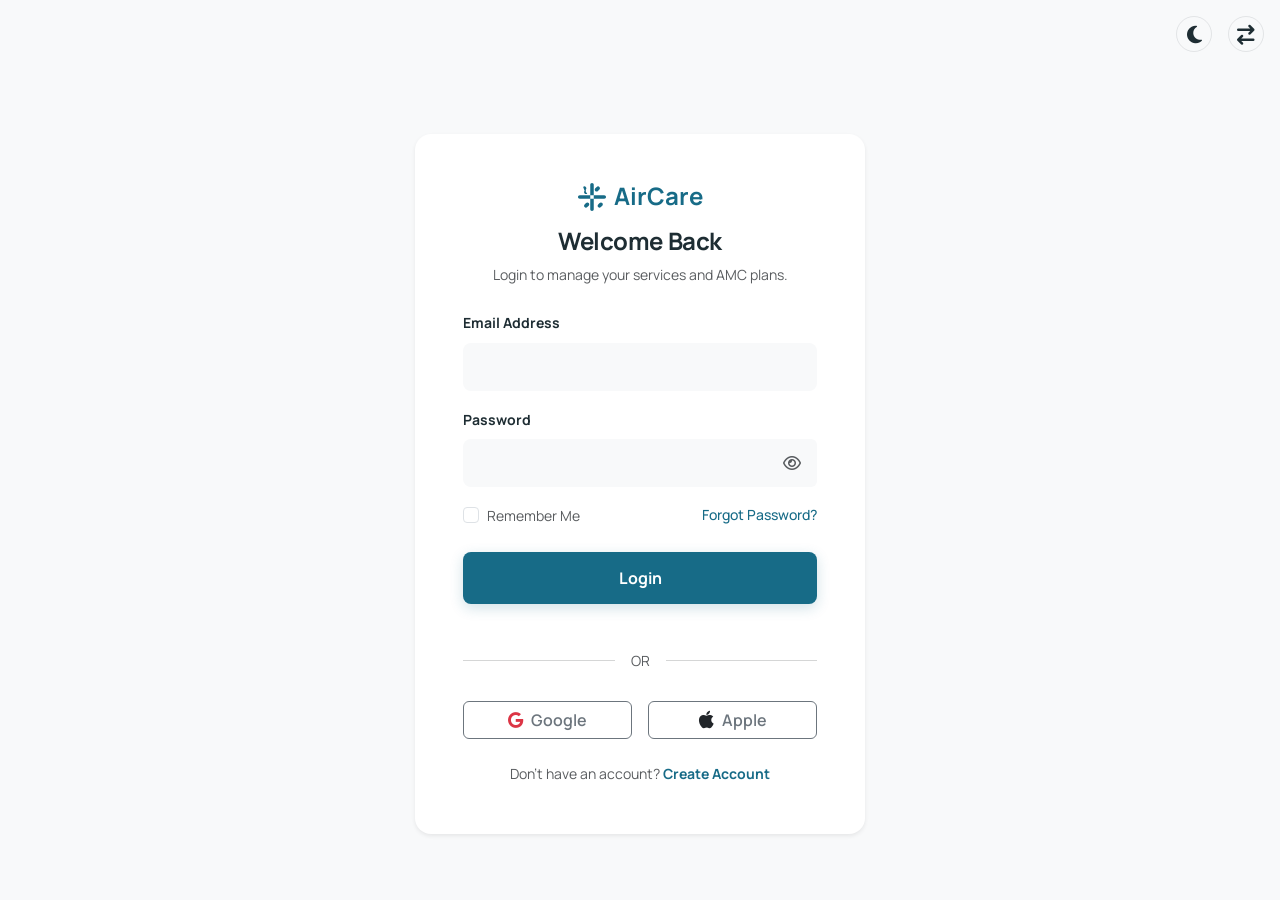
<file: login.html>
<!DOCTYPE html>
<html lang="en" dir="ltr" data-theme="light">
<head>
    <meta charset="UTF-8">
    <meta name="viewport" content="width=device-width, initial-scale=1.0">
    <title>Login | AirCare</title>
    <link href="https://cdn.jsdelivr.net/npm/bootstrap@5.3.0/dist/css/bootstrap.min.css" rel="stylesheet">
    <link rel="stylesheet" href="https://cdnjs.cloudflare.com/ajax/libs/font-awesome/6.6.0/css/all.min.css">
    <link rel="stylesheet" href="css/style.css">
    <link rel="stylesheet" href="css/dark-mode.css">
    <link rel="stylesheet" href="css/rtl.css">

    <link rel="icon" type="image/svg+xml" href="data:image/svg+xml,%3Csvg xmlns='http://www.w3.org/2000/svg' viewBox='0 0 512 512'%3E%3Cpath fill='%23176B87' d='M288 32c0-17.7-14.3-32-32-32s-32 14.3-32 32V256c0 17.7 14.3 32 32 32s32-14.3 32-32V32zM143.5 120.5c13.6-13.6 13.6-35.8 0-49.4s-35.8-13.6-49.4 0L120.5 143.5c-13.6 13.6-13.6 35.8 0 49.4s35.8 13.6 49.4 0l-26.4-26.4zM32 288c-17.7 0-32-14.3-32-32s14.3-32 32-32H256c17.7 0 32 14.3 32 32s-14.3 32-32 32H32zM120.5 391.5c-13.6 13.6-13.6 35.8 0 49.4s35.8 13.6 49.4 0l26.4-26.4c13.6-13.6 13.6-35.8 0-49.4s-35.8-13.6-49.4 0L120.5 391.5zM224 480c0 17.7 14.3 32 32 32s32-14.3 32-32V256c0-17.7-14.3-32-32-32s-32 14.3-32 32v224zM368.5 391.5c-13.6 13.6-13.6 35.8 0 49.4s35.8 13.6 49.4 0l26.4-26.4c13.6-13.6 13.6-35.8 0-49.4s-35.8-13.6-49.4 0l-26.4 26.4zM480 224c17.7 0 32 14.3 32 32s-14.3 32-32 32H256c-17.7 0-32-14.3-32-32s14.3-32 32-32h224zM391.5 120.5c13.6-13.6 13.6-35.8 0-49.4s-35.8-13.6-49.4 0l-26.4 26.4c-13.6 13.6-13.6 35.8 0 49.4s35.8 13.6 49.4 0l26.4-26.4z'/%3E%3C/svg%3E">
</head>
<body class="bg-light d-flex flex-column min-vh-100">

    <!-- Top right controls -->
    <div class="w-100 d-flex justify-content-end p-3 gap-3" style="z-index: 10;">
        <button id="theme-toggle-btn" class="btn btn-outline-secondary rounded-circle d-flex align-items-center justify-content-center p-0" title="Toggle Dark Mode" style="width: 36px; height: 36px; border-color: var(--border-color); color: var(--text-main);">
            <i class="fa-solid fa-moon fa-lg"></i>
        </button>
        <button id="rtl-toggle-btn" class="btn btn-outline-secondary rounded-circle d-flex align-items-center justify-content-center p-0" title="Toggle RTL" style="width: 36px; height: 36px; border-color: var(--border-color); color: var(--text-main);">
            <i class="fa-solid fa-arrow-right-arrow-left fa-lg"></i>
        </button>
    </div>

    <div class="container d-flex flex-grow-1 align-items-center justify-content-center py-5">
        <div class="premium-card border-0 shadow-sm p-4 p-md-5" style="max-width: 450px; width: 100%; border-radius: 1rem;">
            <div class="text-center mb-4">
                <a class="text-decoration-none fw-bold h4 mb-3 d-inline-flex align-items-center gap-2" href="index.html" style="color: var(--primary) !important;">
                    <img src="data:image/svg+xml,%3Csvg xmlns='http://www.w3.org/2000/svg' viewBox='0 0 512 512'%3E%3Cpath fill='%23176B87' d='M288 32c0-17.7-14.3-32-32-32s-32 14.3-32 32V256c0 17.7 14.3 32 32 32s32-14.3 32-32V32zM143.5 120.5c13.6-13.6 13.6-35.8 0-49.4s-35.8-13.6-49.4 0L120.5 143.5c-13.6 13.6-13.6 35.8 0 49.4s35.8 13.6 49.4 0l-26.4-26.4zM32 288c-17.7 0-32-14.3-32-32s14.3-32 32-32H256c17.7 0 32 14.3 32 32s-14.3 32-32 32H32zM120.5 391.5c-13.6 13.6-13.6 35.8 0 49.4s35.8 13.6 49.4 0l26.4-26.4c13.6-13.6 13.6-35.8 0-49.4s-35.8-13.6-49.4 0L120.5 391.5zM224 480c0 17.7 14.3 32 32 32s32-14.3 32-32V256c0-17.7-14.3-32-32-32s-32 14.3-32 32v224zM368.5 391.5c-13.6 13.6-13.6 35.8 0 49.4s35.8 13.6 49.4 0l26.4-26.4c13.6-13.6 13.6-35.8 0-49.4s-35.8-13.6-49.4 0l-26.4 26.4zM480 224c17.7 0 32 14.3 32 32s-14.3 32-32 32H256c-17.7 0-32-14.3-32-32s14.3-32 32-32h224zM391.5 120.5c13.6-13.6 13.6-35.8 0-49.4s-35.8-13.6-49.4 0l-26.4 26.4c-13.6 13.6-13.6 35.8 0 49.4s35.8 13.6 49.4 0l26.4-26.4z'/%3E%3C/svg%3E" alt="Logo" width="28" height="28" class="logo-spin">
                    <span>AirCare</span>
                </a>
                <h1 class="fw-bolder h4">Welcome Back</h1>
                <p class="text-muted small">Login to manage your services and AMC plans.</p>
            </div>
            
            <form>
                <div class="mb-3">
                    <label class="form-label fw-bold small">Email Address</label>
                    <input type="email" class="form-control form-control-lg bg-light border-0" required>
                </div>
                <div class="mb-3">
                    <label class="form-label fw-bold small">Password</label>
                    <div class="input-group">
                        <input type="password" class="form-control form-control-lg bg-light border-0" id="passwordInput" required style="border-right: none;">
                        <button class="btn btn-light bg-light border-0 text-muted px-3" type="button" id="togglePassword">
                            <i class="fa-regular fa-eye"></i>
                        </button>
                    </div>
                </div>
                
                <div class="d-flex justify-content-between align-items-center mb-4">
                    <div class="form-check mb-0">
                        <input type="checkbox" class="form-check-input" id="rememberMe">
                        <label class="form-check-label text-muted small" for="rememberMe">Remember Me</label>
                    </div>
                    <a href="#" class="text-primary small text-decoration-none hover-underline fw-medium">Forgot Password?</a>
                </div>
                
                <a href="dashboard.html" class="btn btn-primary btn-lg w-100 mb-3 fw-bold">Login</a>
                
                <div class="d-flex align-items-center my-4">
                    <hr class="flex-grow-1 text-muted">
                    <span class="px-3 text-muted small">OR</span>
                    <hr class="flex-grow-1 text-muted">
                </div>
                
                <div class="d-flex gap-3 mb-4">
                    <button type="button" class="btn btn-outline-secondary w-100 d-flex align-items-center justify-content-center gap-2 social-btn fw-semibold">
                        <i class="fa-brands fa-google text-danger"></i> Google
                    </button>
                    <button type="button" class="btn btn-outline-secondary w-100 d-flex align-items-center justify-content-center gap-2 social-btn fw-semibold">
                        <i class="fa-brands fa-apple fs-5 text-dark"></i> Apple
                    </button>
                </div>
            </form>
            
            <p class="text-center text-muted small mb-0">Don't have an account? <a href="register.html" class="text-primary text-decoration-none fw-bold hover-underline">Create Account</a></p>
        </div>
    </div>

    <script src="https://cdn.jsdelivr.net/npm/bootstrap@5.3.0/dist/js/bootstrap.bundle.min.js"></script>
    <script src="js/main.js"></script>
    <script>
        document.getElementById('togglePassword').addEventListener('click', function() {
            const passwordInput = document.getElementById('passwordInput');
            const icon = this.querySelector('i');
            if (passwordInput.type === 'password') {
                passwordInput.type = 'text';
                icon.classList.remove('fa-eye');
                icon.classList.add('fa-eye-slash');
            } else {
                passwordInput.type = 'password';
                icon.classList.remove('fa-eye-slash');
                icon.classList.add('fa-eye');
            }
        });
    </script>
</body>
</html>
</file>
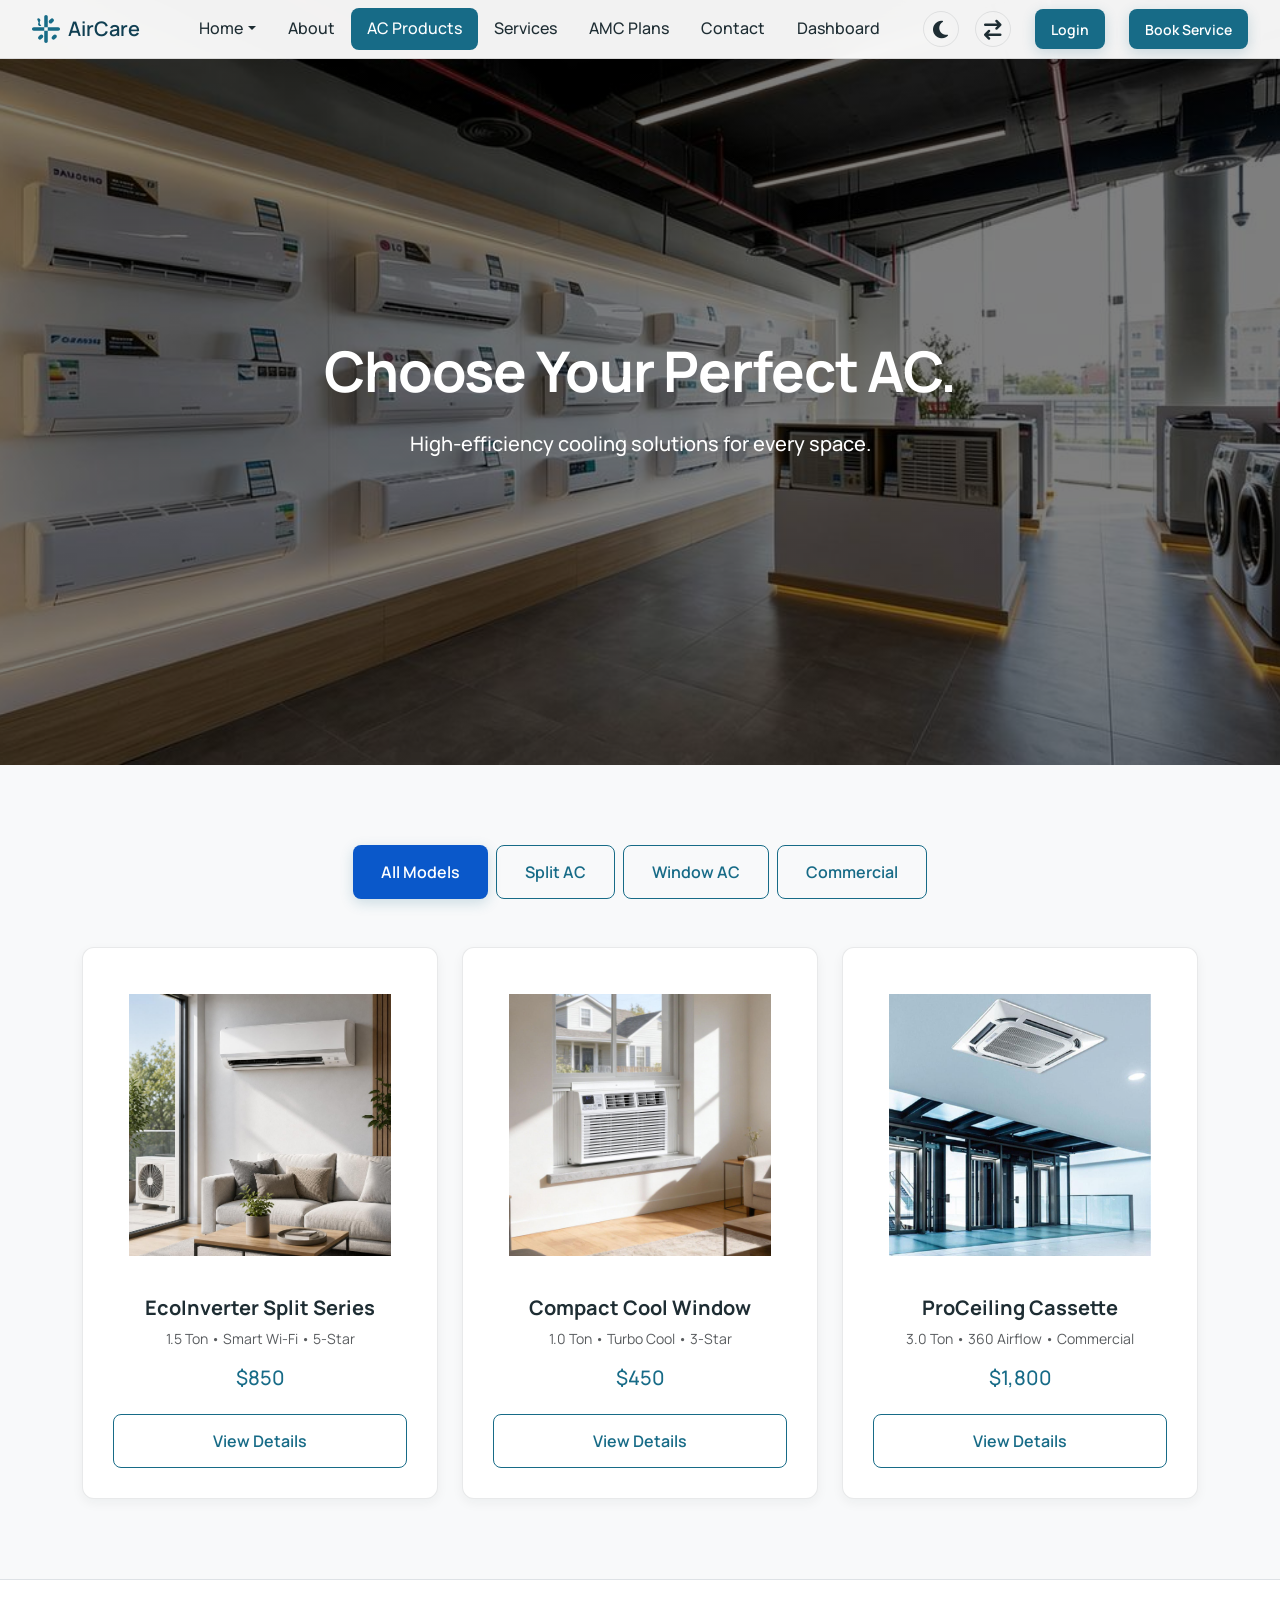
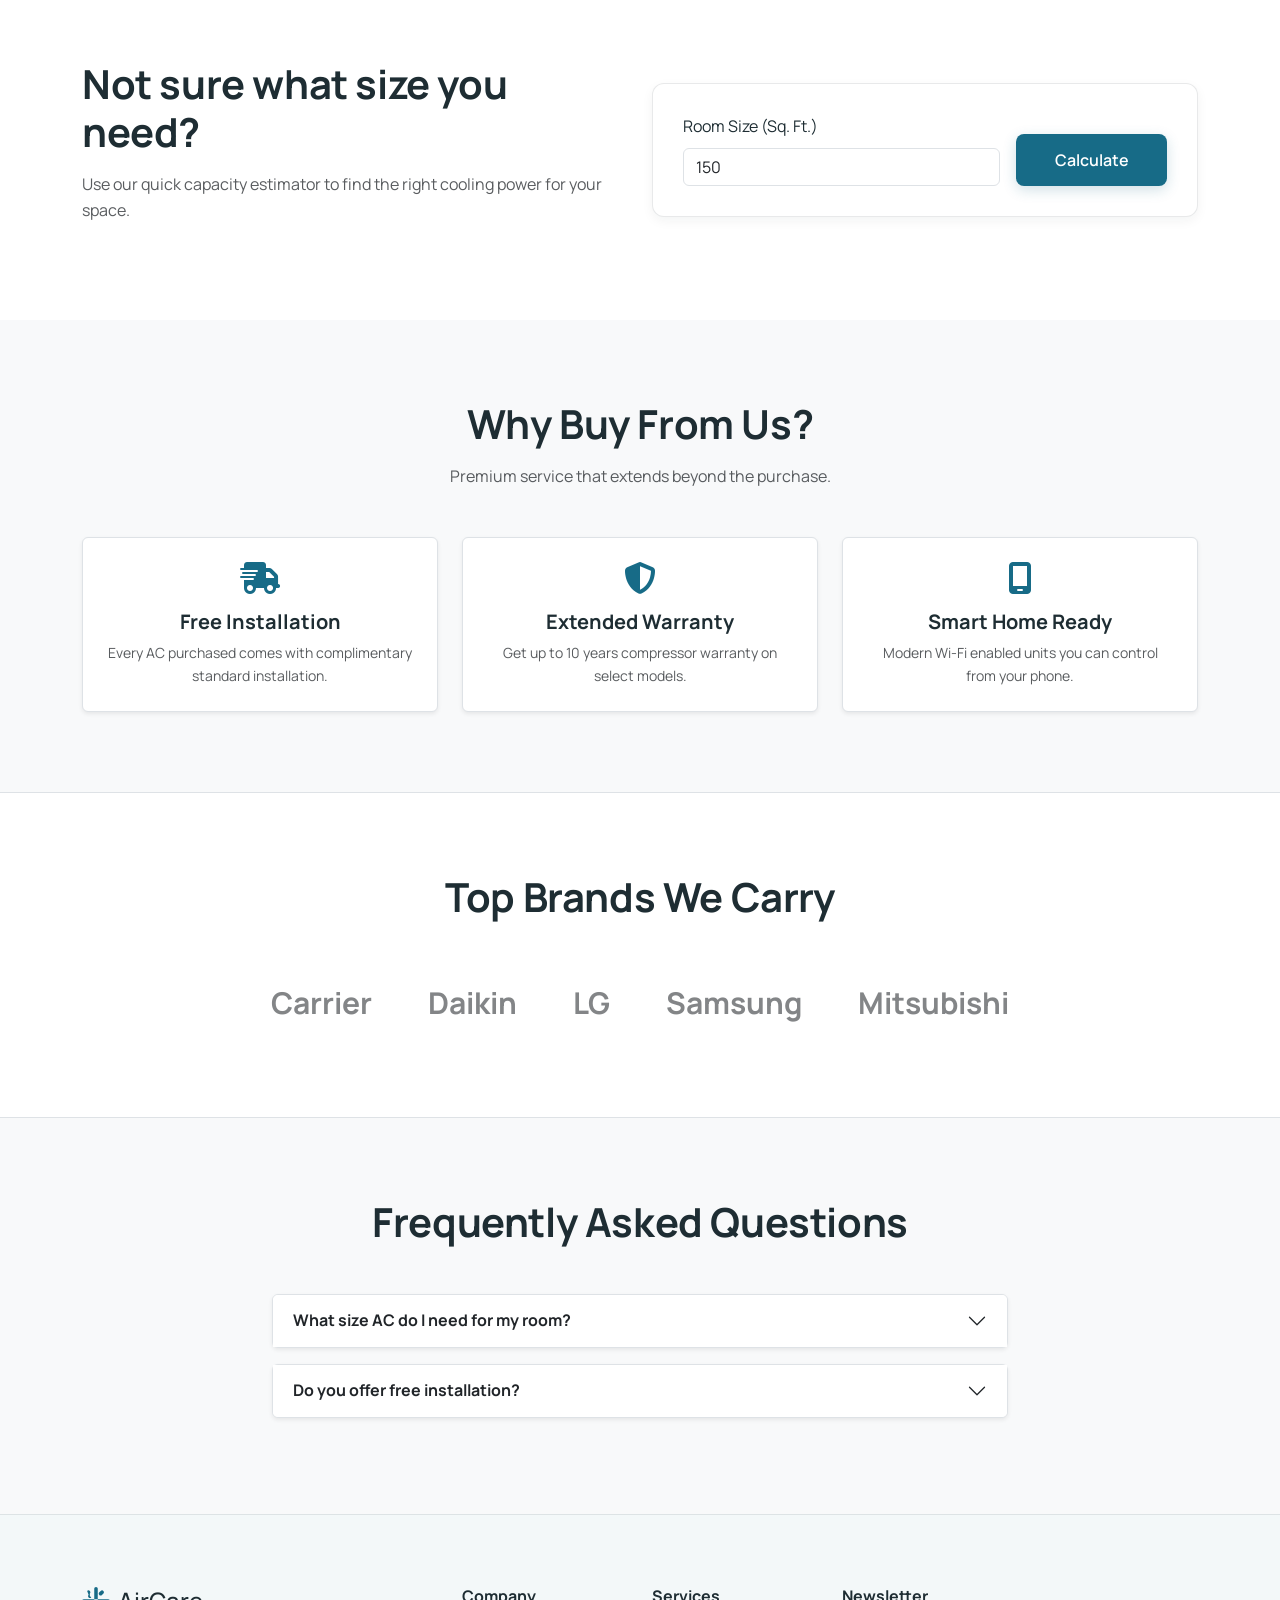
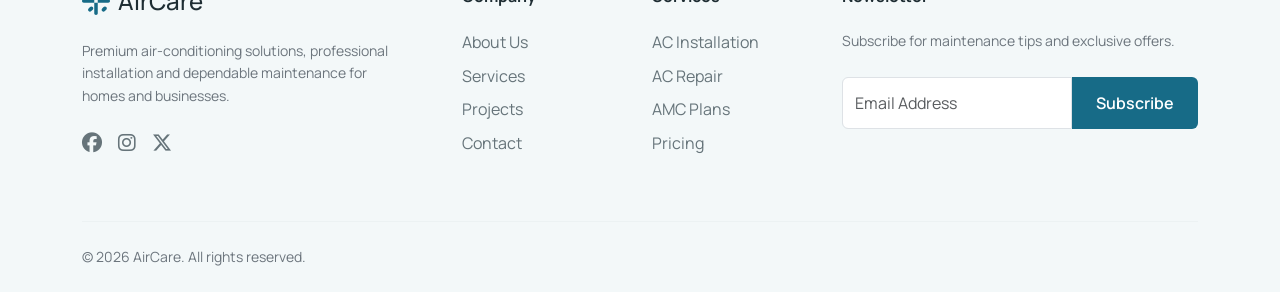
<file: products.html>
<!DOCTYPE html>
<html lang="en" dir="ltr" data-theme="light">

<head>
    <meta charset="UTF-8">
    <meta name="viewport" content="width=device-width, initial-scale=1.0">
    <title>AC Products | AirCare</title>
    <link href="https://cdn.jsdelivr.net/npm/bootstrap@5.3.0/dist/css/bootstrap.min.css" rel="stylesheet">
    <link rel="stylesheet" href="https://cdnjs.cloudflare.com/ajax/libs/font-awesome/6.6.0/css/all.min.css">
    <link rel="stylesheet" href="css/style.css">
    <link rel="stylesheet" href="css/dark-mode.css">
    <link rel="stylesheet" href="css/rtl.css">

    <link rel="icon" type="image/svg+xml"
        href="data:image/svg+xml,%3Csvg xmlns='http://www.w3.org/2000/svg' viewBox='0 0 512 512'%3E%3Cpath fill='%23176B87' d='M288 32c0-17.7-14.3-32-32-32s-32 14.3-32 32V256c0 17.7 14.3 32 32 32s32-14.3 32-32V32zM143.5 120.5c13.6-13.6 13.6-35.8 0-49.4s-35.8-13.6-49.4 0L120.5 143.5c-13.6 13.6-13.6 35.8 0 49.4s35.8 13.6 49.4 0l-26.4-26.4zM32 288c-17.7 0-32-14.3-32-32s14.3-32 32-32H256c17.7 0 32 14.3 32 32s-14.3 32-32 32H32zM120.5 391.5c-13.6 13.6-13.6 35.8 0 49.4s35.8 13.6 49.4 0l26.4-26.4c13.6-13.6 13.6-35.8 0-49.4s-35.8-13.6-49.4 0L120.5 391.5zM224 480c0 17.7 14.3 32 32 32s32-14.3 32-32V256c0-17.7-14.3-32-32-32s-32 14.3-32 32v224zM368.5 391.5c-13.6 13.6-13.6 35.8 0 49.4s35.8 13.6 49.4 0l26.4-26.4c13.6-13.6 13.6-35.8 0-49.4s-35.8-13.6-49.4 0l-26.4 26.4zM480 224c17.7 0 32 14.3 32 32s-14.3 32-32 32H256c-17.7 0-32-14.3-32-32s14.3-32 32-32h224zM391.5 120.5c13.6-13.6 13.6-35.8 0-49.4s-35.8-13.6-49.4 0l-26.4 26.4c-13.6 13.6-13.6 35.8 0 49.4s35.8 13.6 49.4 0l26.4-26.4z'/%3E%3C/svg%3E">
</head>

<body>

    <!-- Navbar -->
    <nav class="navbar navbar-expand-xl navbar-floating mt-3">
        <div class="container-fluid">
            <a class="navbar-brand" href="index.html">
                <img src="data:image/svg+xml,%3Csvg xmlns='http://www.w3.org/2000/svg' viewBox='0 0 512 512'%3E%3Cpath fill='%23176B87' d='M288 32c0-17.7-14.3-32-32-32s-32 14.3-32 32V256c0 17.7 14.3 32 32 32s32-14.3 32-32V32zM143.5 120.5c13.6-13.6 13.6-35.8 0-49.4s-35.8-13.6-49.4 0L120.5 143.5c-13.6 13.6-13.6 35.8 0 49.4s35.8 13.6 49.4 0l-26.4-26.4zM32 288c-17.7 0-32-14.3-32-32s14.3-32 32-32H256c17.7 0 32 14.3 32 32s-14.3 32-32 32H32zM120.5 391.5c-13.6 13.6-13.6 35.8 0 49.4s35.8 13.6 49.4 0l26.4-26.4c13.6-13.6 13.6-35.8 0-49.4s-35.8-13.6-49.4 0L120.5 391.5zM224 480c0 17.7 14.3 32 32 32s32-14.3 32-32V256c0-17.7-14.3-32-32-32s-32 14.3-32 32v224zM368.5 391.5c-13.6 13.6-13.6 35.8 0 49.4s35.8 13.6 49.4 0l26.4-26.4c13.6-13.6 13.6-35.8 0-49.4s-35.8-13.6-49.4 0l-26.4 26.4zM480 224c17.7 0 32 14.3 32 32s-14.3 32-32 32H256c-17.7 0-32-14.3-32-32s14.3-32 32-32h224zM391.5 120.5c13.6-13.6 13.6-35.8 0-49.4s-35.8-13.6-49.4 0l-26.4 26.4c-13.6 13.6-13.6 35.8 0 49.4s35.8 13.6 49.4 0l26.4-26.4z'/%3E%3C/svg%3E"
                    alt="Logo" width="28" height="28" class="logo-spin">
                AirCare
            </a>
            <button class="navbar-toggler border-0" type="button" data-bs-toggle="collapse" data-bs-target="#navbarNav"
                aria-controls="navbarNav" aria-expanded="false" aria-label="Toggle navigation">
                <span class="navbar-toggler-icon"></span>
            </button>

            <div class="collapse navbar-collapse" id="navbarNav">
                <ul class="navbar-nav mx-auto mb-2 mb-lg-0">
                    <li class="nav-item dropdown">
                        <a class="nav-link dropdown-toggle" href="#" id="homeDropdown" role="button"
                            data-bs-toggle="dropdown" aria-expanded="false">Home</a>
                        <ul class="dropdown-menu" aria-labelledby="homeDropdown">
                            <li><a class="dropdown-item" href="index.html">Home 1</a></li>
                            <li><a class="dropdown-item" href="home-2.html">Home 2</a></li>
                        </ul>
                    </li>
                    <li class="nav-item"><a class="nav-link" href="about.html">About</a></li>
                    <li class="nav-item"><a class="nav-link" href="products.html">AC Products</a></li>
                    <li class="nav-item"><a class="nav-link" href="services.html">Services</a></li>
                    <li class="nav-item"><a class="nav-link" href="amc.html">AMC Plans</a></li>
                    <li class="nav-item"><a class="nav-link" href="contact.html">Contact</a></li>
                    <li class="nav-item"><a class="nav-link" href="dashboard.html">Dashboard</a></li>
                </ul>
                <div class="d-flex align-items-center gap-3">
                    <button id="theme-toggle-btn"
                        class="btn btn-outline-secondary rounded-circle d-flex align-items-center justify-content-center p-0"
                        title="Toggle Dark Mode"
                        style="width: 36px; height: 36px; border-color: var(--border-color); color: var(--text-main);">
                        <i class="fa-solid fa-moon fa-lg"></i>
                    </button>
                    <button id="rtl-toggle-btn"
                        class="btn btn-outline-secondary rounded-circle d-flex align-items-center justify-content-center p-0"
                        title="Toggle RTL"
                        style="width: 36px; height: 36px; border-color: var(--border-color); color: var(--text-main);">
                        <i class="fa-solid fa-arrow-right-arrow-left fa-lg"></i>
                    </button>
                    <a href="login.html" class="btn btn-primary btn-sm ms-2 me-2">Login</a>
                    <a href="booking.html" class="btn btn-primary btn-sm">Book Service</a>
                </div>
            </div>
        </div>
    </nav>

    <main>
        <!-- HERO -->
        <section class="section-padding bg-dark text-white text-center page-header hero-bg-img"
            style="background-image: linear-gradient(rgba(0, 0, 0, 0.5), rgba(0, 0, 0, 0.5)), url('assets/images/product-hero.jpg'); background-size: cover; background-position: top; background-color: var(--primary-deep) !important;">
            <div class="container mt-5 w-100">
                <h1 class="display-4 fw-bolder mb-4 text-white">Choose Your Perfect AC.</h1>
                <p class="lead text-white-50">High-efficiency cooling solutions for every space.</p>
            </div>
        </section>

        <!-- PRODUCTS GRID -->
        <section class="section-padding bg-light">
            <div class="container">
                <!-- Filters -->
                <div class="d-flex justify-content-center flex-wrap gap-2 mb-5">
                    <button class="btn btn-primary filter-btn active" data-filter="all">All Models</button>
                    <button class="btn btn-outline filter-btn" data-filter="split">Split AC</button>
                    <button class="btn btn-outline filter-btn" data-filter="window">Window AC</button>
                    <button class="btn btn-outline filter-btn" data-filter="commercial">Commercial</button>
                </div>

                <div class="row g-4 justify-content-center" id="product-grid">
                    <!-- Product 1 -->
                    <div class="col-md-6 col-lg-4 product-card-wrap" data-category="split">
                        <div class="premium-card text-center d-flex flex-column h-100">
                            <div class="mb-4 rounded bg-white p-3">
                                <img src="assets/images/product1.jpg" alt="Split AC"
                                    class="img-fluid h-100 object-fit-contain">
                            </div>
                            <h3 class="h5 fw-bold">EcoInverter Split Series</h3>
                            <p class="text-muted small mb-3">1.5 Ton • Smart Wi-Fi • 5-Star</p>
                            <h4 class="h5 text-primary mb-4">$850</h4>
                            <a href="#" class="btn btn-outline mt-auto">View Details</a>
                        </div>
                    </div>
                    <!-- Product 2 -->
                    <div class="col-md-6 col-lg-4 product-card-wrap" data-category="window">
                        <div class="premium-card text-center d-flex flex-column h-100">
                            <div class="mb-4 rounded bg-white p-3">
                                <img src="assets/images/product2.jpg" alt="Window AC"
                                    class="img-fluid h-100 object-fit-contain">
                            </div>
                            <h3 class="h5 fw-bold">Compact Cool Window</h3>
                            <p class="text-muted small mb-3">1.0 Ton • Turbo Cool • 3-Star</p>
                            <h4 class="h5 text-primary mb-4">$450</h4>
                            <a href="#" class="btn btn-outline mt-auto">View Details</a>
                        </div>
                    </div>
                    <!-- Product 3 -->
                    <div class="col-md-6 col-lg-4 product-card-wrap" data-category="commercial">
                        <div class="premium-card text-center d-flex flex-column h-100">
                            <div class="mb-4 rounded bg-white p-3">
                                <img src="assets/images/product3.jpg" alt="Cassette AC"
                                    class="img-fluid h-100 object-fit-contain">
                            </div>
                            <h3 class="h5 fw-bold">ProCeiling Cassette</h3>
                            <p class="text-muted small mb-3">3.0 Ton • 360 Airflow • Commercial</p>
                            <h4 class="h5 text-primary mb-4">$1,800</h4>
                            <a href="#" class="btn btn-outline mt-auto">View Details</a>
                        </div>
                    </div>
                </div>
            </div>
        </section>

        <!-- CAPACITY GUIDE -->
        <section class="section-padding bg-white border-top">
            <div class="container">
                <div class="row align-items-center">
                    <div class="col-lg-6 mb-4 mb-lg-0">
                        <h2 class="fw-bold mb-3">Not sure what size you need?</h2>
                        <p class="text-muted">Use our quick capacity estimator to find the right cooling power for your
                            space.</p>
                    </div>
                    <div class="col-lg-6">
                        <div class="premium-card">
                            <form id="capacity-guide-form">
                                <div class="row g-3 align-items-end">
                                    <div class="col-md-8">
                                        <label for="room-size" class="form-label">Room Size (Sq. Ft.)</label>
                                        <input type="number" class="form-control" id="room-size" value="150" required>
                                    </div>
                                    <div class="col-md-4">
                                        <button type="submit" class="btn btn-primary w-100">Calculate</button>
                                    </div>
                                </div>
                            </form>
                            <div id="capacity-result"></div>
                        </div>
                    </div>
                </div>
            </div>
        </section>

        <!-- ADDED SECTION: Features -->
        <section class="section-padding bg-light">
            <div class="container">
                <div class="text-center mb-5">
                    <h2 class="fw-bold">Why Buy From Us?</h2>
                    <p class="text-muted">Premium service that extends beyond the purchase.</p>
                </div>
                <div class="row g-4">
                    <div class="col-lg-4 col-12">
                        <div class="p-4 bg-white rounded shadow-sm text-center h-100 border">
                            <i class="fa-solid fa-truck-fast fa-2x text-primary mb-3"></i>
                            <h4 class="h5 fw-bold">Free Installation</h4>
                            <p class="text-muted small mb-0">Every AC purchased comes with complimentary standard
                                installation.</p>
                        </div>
                    </div>
                    <div class="col-lg-4 col-12">
                        <div class="p-4 bg-white rounded shadow-sm text-center h-100 border">
                            <i class="fa-solid fa-shield-halved fa-2x text-primary mb-3"></i>
                            <h4 class="h5 fw-bold">Extended Warranty</h4>
                            <p class="text-muted small mb-0">Get up to 10 years compressor warranty on select models.
                            </p>
                        </div>
                    </div>
                    <div class="col-lg-4 col-12">
                        <div class="p-4 bg-white rounded shadow-sm text-center h-100 border">
                            <i class="fa-solid fa-mobile-screen fa-2x text-primary mb-3"></i>
                            <h4 class="h5 fw-bold">Smart Home Ready</h4>
                            <p class="text-muted small mb-0">Modern Wi-Fi enabled units you can control from your phone.
                            </p>
                        </div>
                    </div>
                </div>
            </div>
        </section>

        <!-- ADDED SECTION: Top Brands -->
        <section class="section-padding bg-white border-top">
            <div class="container text-center">
                <h2 class="fw-bold mb-5">Top Brands We Carry</h2>
                <div class="d-flex justify-content-center flex-wrap gap-4 align-items-center opacity-75">
                    <h3 class="fw-bolder text-muted m-3">Carrier</h3>
                    <h3 class="fw-bolder text-muted m-3">Daikin</h3>
                    <h3 class="fw-bolder text-muted m-3">LG</h3>
                    <h3 class="fw-bolder text-muted m-3">Samsung</h3>
                    <h3 class="fw-bolder text-muted m-3">Mitsubishi</h3>
                </div>
            </div>
        </section>

        <!-- ADDED SECTION: FAQ -->
        <section class="section-padding bg-light border-top">
            <div class="container text-center">
                <h2 class="fw-bold mb-5">Frequently Asked Questions</h2>
                <div class="row justify-content-center">
                    <div class="col-lg-8">
                        <div class="accordion" id="faqAccordion">
                            <div class="accordion-item mb-3 border rounded shadow-sm">
                                <h2 class="accordion-header">
                                    <button class="accordion-button collapsed fw-bold" type="button" data-bs-toggle="collapse" data-bs-target="#faq1">
                                        What size AC do I need for my room?
                                    </button>
                                </h2>
                                <div id="faq1" class="accordion-collapse collapse" data-bs-parent="#faqAccordion">
                                    <div class="accordion-body text-muted text-start small">
                                        The size of the AC depends on the square footage of your room. Generally, a 1-ton AC is suitable for up to 120 sq. ft., 1.5-ton for up to 180 sq. ft., and 2-ton for larger rooms. You can use our capacity calculator above for a precise estimate.
                                    </div>
                                </div>
                            </div>
                            <div class="accordion-item mb-3 border rounded shadow-sm">
                                <h2 class="accordion-header">
                                    <button class="accordion-button collapsed fw-bold" type="button" data-bs-toggle="collapse" data-bs-target="#faq2">
                                        Do you offer free installation?
                                    </button>
                                </h2>
                                <div id="faq2" class="accordion-collapse collapse" data-bs-parent="#faqAccordion">
                                    <div class="accordion-body text-muted text-start small">
                                        Yes, all our AC units come with free standard installation by certified technicians. Additional charges only apply for extra materials like copper piping beyond the standard length.
                                    </div>
                                </div>
                            </div>
                        </div>
                    </div>
                </div>
            </div>
        </section>

    </main>

    <!-- FOOTER -->
    <footer class="footer pt-5 pb-4">
        <div class="container pt-4">
            <div class="row g-4">
                <div class="col-lg-4 pe-lg-5">
                    <a href="index.html"
                        class="text-decoration-none d-flex align-items-center gap-2 h4 mb-4 footer-title">
                        <img src="data:image/svg+xml,%3Csvg xmlns='http://www.w3.org/2000/svg' viewBox='0 0 512 512'%3E%3Cpath fill='%23176B87' d='M288 32c0-17.7-14.3-32-32-32s-32 14.3-32 32V256c0 17.7 14.3 32 32 32s32-14.3 32-32V32zM143.5 120.5c13.6-13.6 13.6-35.8 0-49.4s-35.8-13.6-49.4 0L120.5 143.5c-13.6 13.6-13.6 35.8 0 49.4s35.8 13.6 49.4 0l-26.4-26.4zM32 288c-17.7 0-32-14.3-32-32s14.3-32 32-32H256c17.7 0 32 14.3 32 32s-14.3 32-32 32H32zM120.5 391.5c-13.6 13.6-13.6 35.8 0 49.4s35.8 13.6 49.4 0l26.4-26.4c13.6-13.6 13.6-35.8 0-49.4s-35.8-13.6-49.4 0L120.5 391.5zM224 480c0 17.7 14.3 32 32 32s32-14.3 32-32V256c0-17.7-14.3-32-32-32s-32 14.3-32 32v224zM368.5 391.5c-13.6 13.6-13.6 35.8 0 49.4s35.8 13.6 49.4 0l26.4-26.4c13.6-13.6 13.6-35.8 0-49.4s-35.8-13.6-49.4 0l-26.4 26.4zM480 224c17.7 0 32 14.3 32 32s-14.3 32-32 32H256c-17.7 0-32-14.3-32-32s14.3-32 32-32h224zM391.5 120.5c13.6-13.6 13.6-35.8 0-49.4s-35.8-13.6-49.4 0l-26.4 26.4c-13.6 13.6-13.6 35.8 0 49.4s35.8 13.6 49.4 0l26.4-26.4z'/%3E%3C/svg%3E"
                            alt="Logo" width="28" height="28" class="logo-spin"> AirCare
                    </a>
                    <p class="text-secondary small mb-4">Premium air-conditioning solutions, professional installation
                        and dependable maintenance for homes and businesses.</p>
                    <div class="d-flex gap-3">
                        <a href="#" class="footer-link"><i class="fa-brands fa-facebook fa-lg"></i></a>
                        <a href="#" class="footer-link"><i class="fa-brands fa-instagram fa-lg"></i></a>
                        <a href="#" class="footer-link"><i class="fa-brands fa-x-twitter fa-lg"></i></a>
                    </div>
                </div>
                <div class="col-lg-2 col-md-6">
                    <h5 class="mb-4 h6 fw-bold footer-title">Company</h5>
                    <ul class="list-unstyled">
                        <li class="mb-2"><a href="about.html" class="footer-link text-decoration-none">About Us</a></li>
                        <li class="mb-2"><a href="services.html" class="footer-link text-decoration-none">Services</a>
                        </li>
                        <li class="mb-2"><a href="projects.html" class="footer-link text-decoration-none">Projects</a>
                        </li>
                        <li class="mb-2"><a href="contact.html" class="footer-link text-decoration-none">Contact</a>
                        </li>
                    </ul>
                </div>
                <div class="col-lg-2 col-md-6">
                    <h5 class="mb-4 h6 fw-bold footer-title">Services</h5>
                    <ul class="list-unstyled">
                        <li class="mb-2"><a href="service-details.html" class="footer-link text-decoration-none">AC
                                Installation</a></li>
                        <li class="mb-2"><a href="service-details.html" class="footer-link text-decoration-none">AC
                                Repair</a></li>
                        <li class="mb-2"><a href="amc.html" class="footer-link text-decoration-none">AMC Plans</a></li>
                        <li class="mb-2"><a href="pricing.html" class="footer-link text-decoration-none">Pricing</a>
                        </li>
                    </ul>
                </div>
                <div class="col-lg-4">
                    <h5 class="mb-4 h6 fw-bold footer-title">Newsletter</h5>
                    <p class="text-secondary small mb-4">Subscribe for maintenance tips and exclusive offers.</p>
                    <form class="d-flex">
                        <input type="email" class="form-control rounded-start-2 rounded-end-0 border"
                            placeholder="Email Address" aria-label="Email Address">
                        <button class="btn btn-secondary rounded-start-0 rounded-end-2 px-4"
                            type="button">Subscribe</button>
                    </form>
                </div>
            </div>
            <hr class="mt-5 mb-4">
            <div class="row align-items-center">
                <div class="col-md-6 text-center text-md-start">
                    <p class="text-secondary small mb-0">&copy; 2026 AirCare. All rights reserved.</p>
                </div>
                <div class="col-md-6 text-center text-md-end mt-3 mt-md-0">
                </div>
            </div>
        </div>
    </footer>

    <button id="scrollTopBtn" title="Go to top">
        <i class="fa-solid fa-arrow-up"></i>
    </button>

    <script src="https://cdn.jsdelivr.net/npm/bootstrap@5.3.0/dist/js/bootstrap.bundle.min.js"></script>
    <script src="js/main.js"></script>
    <script src="js/products.js"></script>
</body>

</html>
</file>
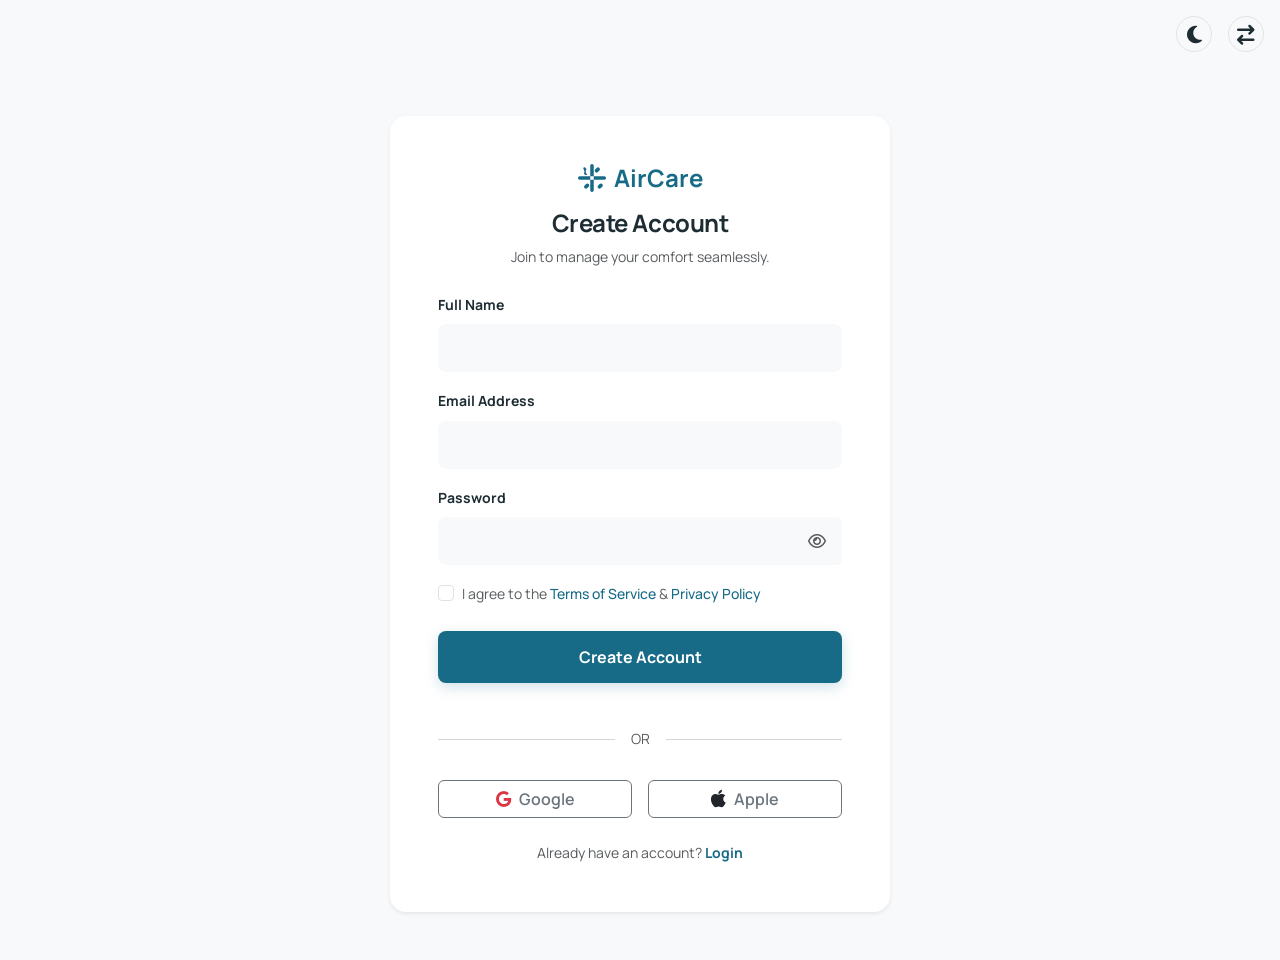
<file: register.html>
<!DOCTYPE html>
<html lang="en" dir="ltr" data-theme="light">

<head>
    <meta charset="UTF-8">
    <meta name="viewport" content="width=device-width, initial-scale=1.0">
    <title>Create Account | AirCare</title>
    <link href="https://cdn.jsdelivr.net/npm/bootstrap@5.3.0/dist/css/bootstrap.min.css" rel="stylesheet">
    <link rel="stylesheet" href="https://cdnjs.cloudflare.com/ajax/libs/font-awesome/6.6.0/css/all.min.css">
    <link rel="stylesheet" href="css/style.css">
    <link rel="stylesheet" href="css/dark-mode.css">
    <link rel="stylesheet" href="css/rtl.css">

    <link rel="icon" type="image/svg+xml"
        href="data:image/svg+xml,%3Csvg xmlns='http://www.w3.org/2000/svg' viewBox='0 0 512 512'%3E%3Cpath fill='%23176B87' d='M288 32c0-17.7-14.3-32-32-32s-32 14.3-32 32V256c0 17.7 14.3 32 32 32s32-14.3 32-32V32zM143.5 120.5c13.6-13.6 13.6-35.8 0-49.4s-35.8-13.6-49.4 0L120.5 143.5c-13.6 13.6-13.6 35.8 0 49.4s35.8 13.6 49.4 0l-26.4-26.4zM32 288c-17.7 0-32-14.3-32-32s14.3-32 32-32H256c17.7 0 32 14.3 32 32s-14.3 32-32 32H32zM120.5 391.5c-13.6 13.6-13.6 35.8 0 49.4s35.8 13.6 49.4 0l26.4-26.4c13.6-13.6 13.6-35.8 0-49.4s-35.8-13.6-49.4 0L120.5 391.5zM224 480c0 17.7 14.3 32 32 32s32-14.3 32-32V256c0-17.7-14.3-32-32-32s-32 14.3-32 32v224zM368.5 391.5c-13.6 13.6-13.6 35.8 0 49.4s35.8 13.6 49.4 0l26.4-26.4c13.6-13.6 13.6-35.8 0-49.4s-35.8-13.6-49.4 0l-26.4 26.4zM480 224c17.7 0 32 14.3 32 32s-14.3 32-32 32H256c-17.7 0-32-14.3-32-32s14.3-32 32-32h224zM391.5 120.5c13.6-13.6 13.6-35.8 0-49.4s-35.8-13.6-49.4 0l-26.4 26.4c-13.6 13.6-13.6 35.8 0 49.4s35.8 13.6 49.4 0l26.4-26.4z'/%3E%3C/svg%3E">
</head>

<body class="bg-light d-flex flex-column min-vh-100">

    <!-- Top right controls -->
    <div class="w-100 d-flex justify-content-end p-3 gap-3" style="z-index: 10;">
        <button id="theme-toggle-btn" class="btn btn-outline-secondary rounded-circle d-flex align-items-center justify-content-center p-0" title="Toggle Dark Mode" style="width: 36px; height: 36px; border-color: var(--border-color); color: var(--text-main);">
            <i class="fa-solid fa-moon fa-lg"></i>
        </button>
        <button id="rtl-toggle-btn" class="btn btn-outline-secondary rounded-circle d-flex align-items-center justify-content-center p-0" title="Toggle RTL" style="width: 36px; height: 36px; border-color: var(--border-color); color: var(--text-main);">
            <i class="fa-solid fa-arrow-right-arrow-left fa-lg"></i>
        </button>
    </div>

    <div class="container d-flex flex-grow-1 align-items-center justify-content-center py-5">
        <div class="premium-card border-0 shadow-sm p-4 p-md-5" style="max-width: 500px; width: 100%; border-radius: 1rem;">
            <div class="text-center mb-4">
                <a class="text-decoration-none fw-bold h4 mb-3 d-inline-flex align-items-center gap-2"
                    href="index.html" style="color: var(--primary) !important;">
                    <img src="data:image/svg+xml,%3Csvg xmlns='http://www.w3.org/2000/svg' viewBox='0 0 512 512'%3E%3Cpath fill='%23176B87' d='M288 32c0-17.7-14.3-32-32-32s-32 14.3-32 32V256c0 17.7 14.3 32 32 32s32-14.3 32-32V32zM143.5 120.5c13.6-13.6 13.6-35.8 0-49.4s-35.8-13.6-49.4 0L120.5 143.5c-13.6 13.6-13.6 35.8 0 49.4s35.8 13.6 49.4 0l-26.4-26.4zM32 288c-17.7 0-32-14.3-32-32s14.3-32 32-32H256c17.7 0 32 14.3 32 32s-14.3 32-32 32H32zM120.5 391.5c-13.6 13.6-13.6 35.8 0 49.4s35.8 13.6 49.4 0l26.4-26.4c13.6-13.6 13.6-35.8 0-49.4s-35.8-13.6-49.4 0L120.5 391.5zM224 480c0 17.7 14.3 32 32 32s32-14.3 32-32V256c0-17.7-14.3-32-32-32s-32 14.3-32 32v224zM368.5 391.5c-13.6 13.6-13.6 35.8 0 49.4s35.8 13.6 49.4 0l26.4-26.4c13.6-13.6 13.6-35.8 0-49.4s-35.8-13.6-49.4 0l-26.4 26.4zM480 224c17.7 0 32 14.3 32 32s-14.3 32-32 32H256c-17.7 0-32-14.3-32-32s14.3-32 32-32h224zM391.5 120.5c13.6-13.6 13.6-35.8 0-49.4s-35.8-13.6-49.4 0l-26.4 26.4c-13.6 13.6-13.6 35.8 0 49.4s35.8 13.6 49.4 0l26.4-26.4z'/%3E%3C/svg%3E" alt="Logo" width="28" height="28" class="logo-spin">
                    <span>AirCare</span>
                </a>
                <h1 class="fw-bolder h4">Create Account</h1>
                <p class="text-muted small">Join to manage your comfort seamlessly.</p>
            </div>

            <form>
                <div class="mb-3">
                    <label class="form-label fw-bold small">Full Name</label>
                    <input type="text" class="form-control form-control-lg bg-light border-0" required>
                </div>
                <div class="mb-3">
                    <label class="form-label fw-bold small">Email Address</label>
                    <input type="email" class="form-control form-control-lg bg-light border-0" required>
                </div>

                <div class="mb-3">
                    <label class="form-label fw-bold small">Password</label>
                    <div class="input-group">
                        <input type="password" class="form-control form-control-lg bg-light border-0" id="passwordInput"
                            required style="border-right: none;">
                        <button class="btn btn-light bg-light border-0 text-muted px-3" type="button"
                            id="togglePassword">
                            <i class="fa-regular fa-eye"></i>
                        </button>
                    </div>
                </div>

                <div class="form-check mb-4 mt-3">
                    <input type="checkbox" class="form-check-input" id="termsCheck" required>
                    <label class="form-check-label text-muted small" for="termsCheck">
                        I agree to the <a href="#"
                            class="text-primary text-decoration-none hover-underline fw-medium">Terms of Service</a>
                        &amp; <a href="#" class="text-primary text-decoration-none hover-underline fw-medium">Privacy
                            Policy</a>
                    </label>
                </div>

                <a href="dashboard.html" class="btn btn-primary btn-lg w-100 mb-3 fw-bold">Create Account</a>

                <div class="d-flex align-items-center my-4">
                    <hr class="flex-grow-1 text-muted">
                    <span class="px-3 text-muted small">OR</span>
                    <hr class="flex-grow-1 text-muted">
                </div>

                <div class="d-flex gap-3 mb-4">
                    <button type="button"
                        class="btn btn-outline-secondary w-100 d-flex align-items-center justify-content-center gap-2 social-btn fw-semibold">
                        <i class="fa-brands fa-google text-danger"></i> Google
                    </button>
                    <button type="button"
                        class="btn btn-outline-secondary w-100 d-flex align-items-center justify-content-center gap-2 social-btn fw-semibold">
                        <i class="fa-brands fa-apple fs-5 text-dark"></i> Apple
                    </button>
                </div>
            </form>

            <p class="text-center text-muted small mb-0">Already have an account? <a href="login.html"
                    class="text-primary text-decoration-none fw-bold hover-underline">Login</a></p>
        </div>
    </div>

    <script src="https://cdn.jsdelivr.net/npm/bootstrap@5.3.0/dist/js/bootstrap.bundle.min.js"></script>
    <script src="js/main.js"></script>
    <script>
        document.getElementById('togglePassword').addEventListener('click', function () {
            const passwordInput = document.getElementById('passwordInput');
            const icon = this.querySelector('i');
            if (passwordInput.type === 'password') {
                passwordInput.type = 'text';
                icon.classList.remove('fa-eye');
                icon.classList.add('fa-eye-slash');
            } else {
                passwordInput.type = 'password';
                icon.classList.remove('fa-eye-slash');
                icon.classList.add('fa-eye');
            }
        });
    </script>
</body>

</html>
</file>
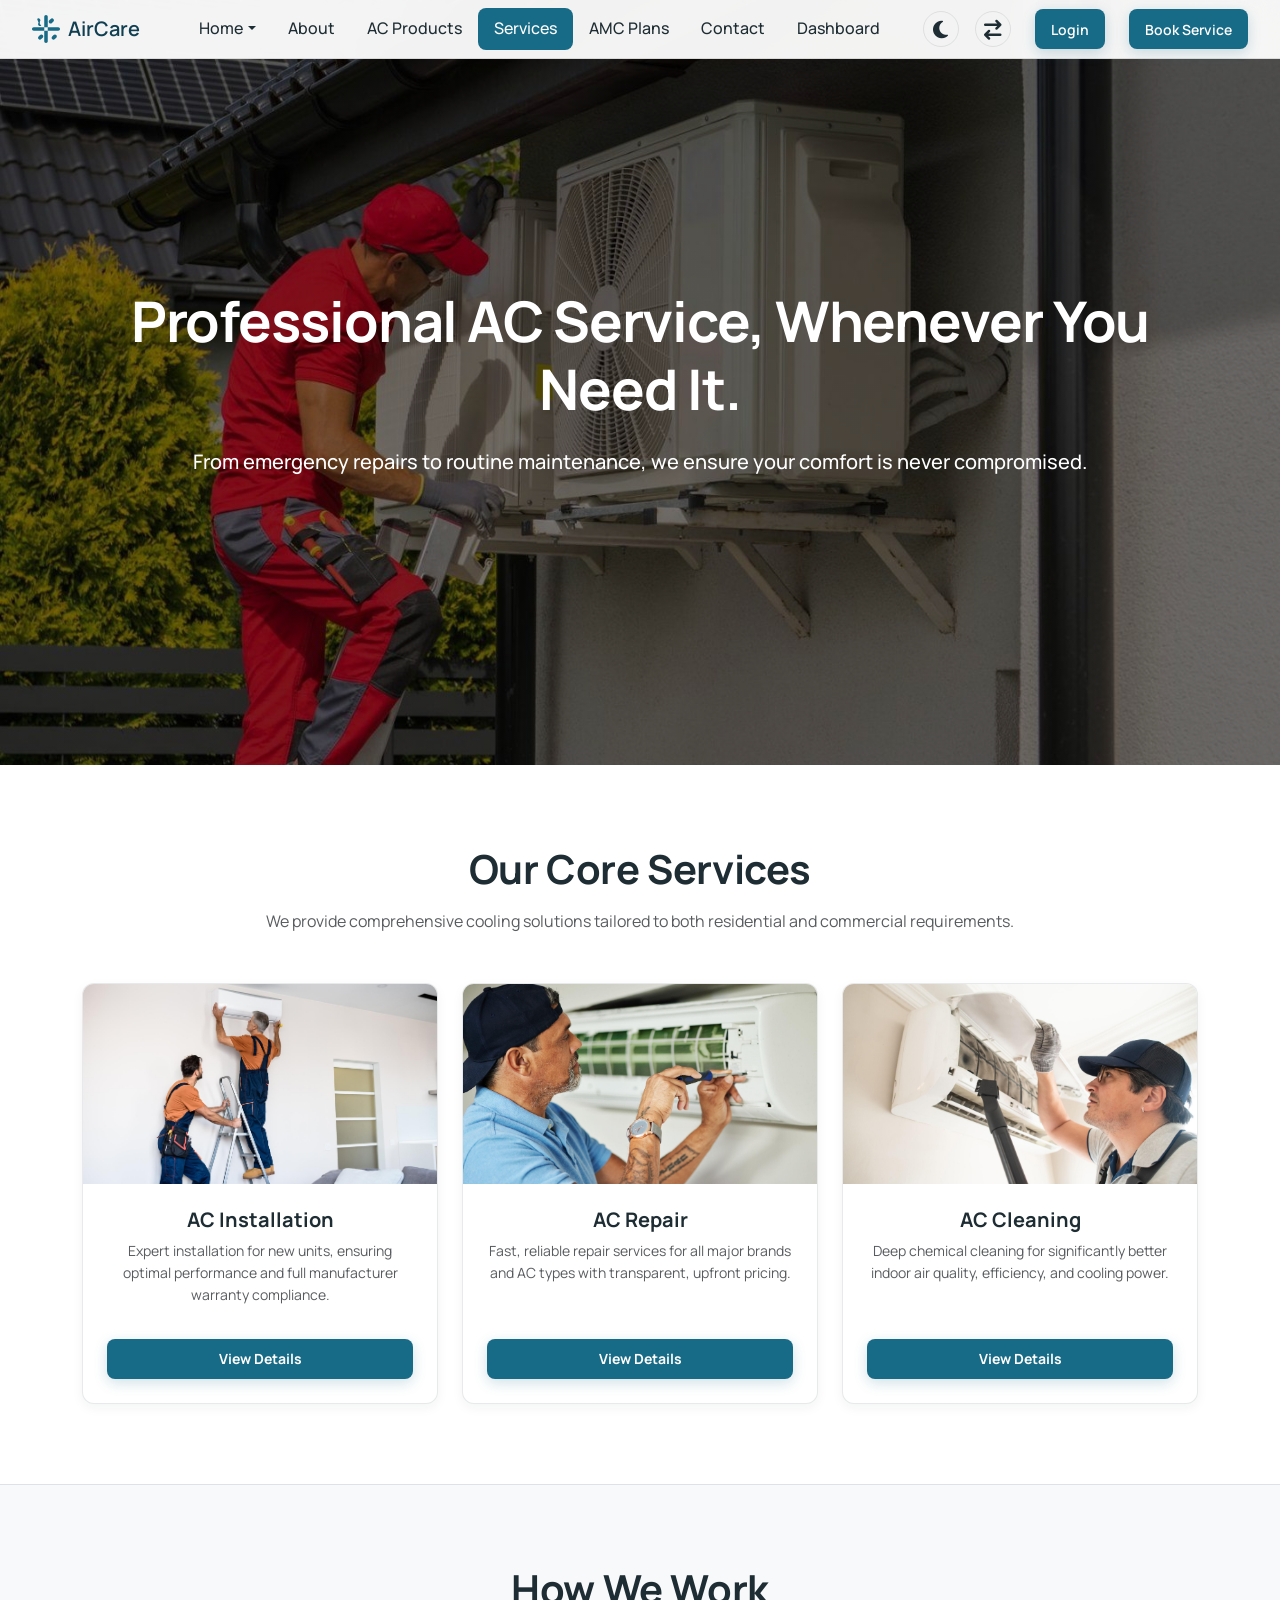
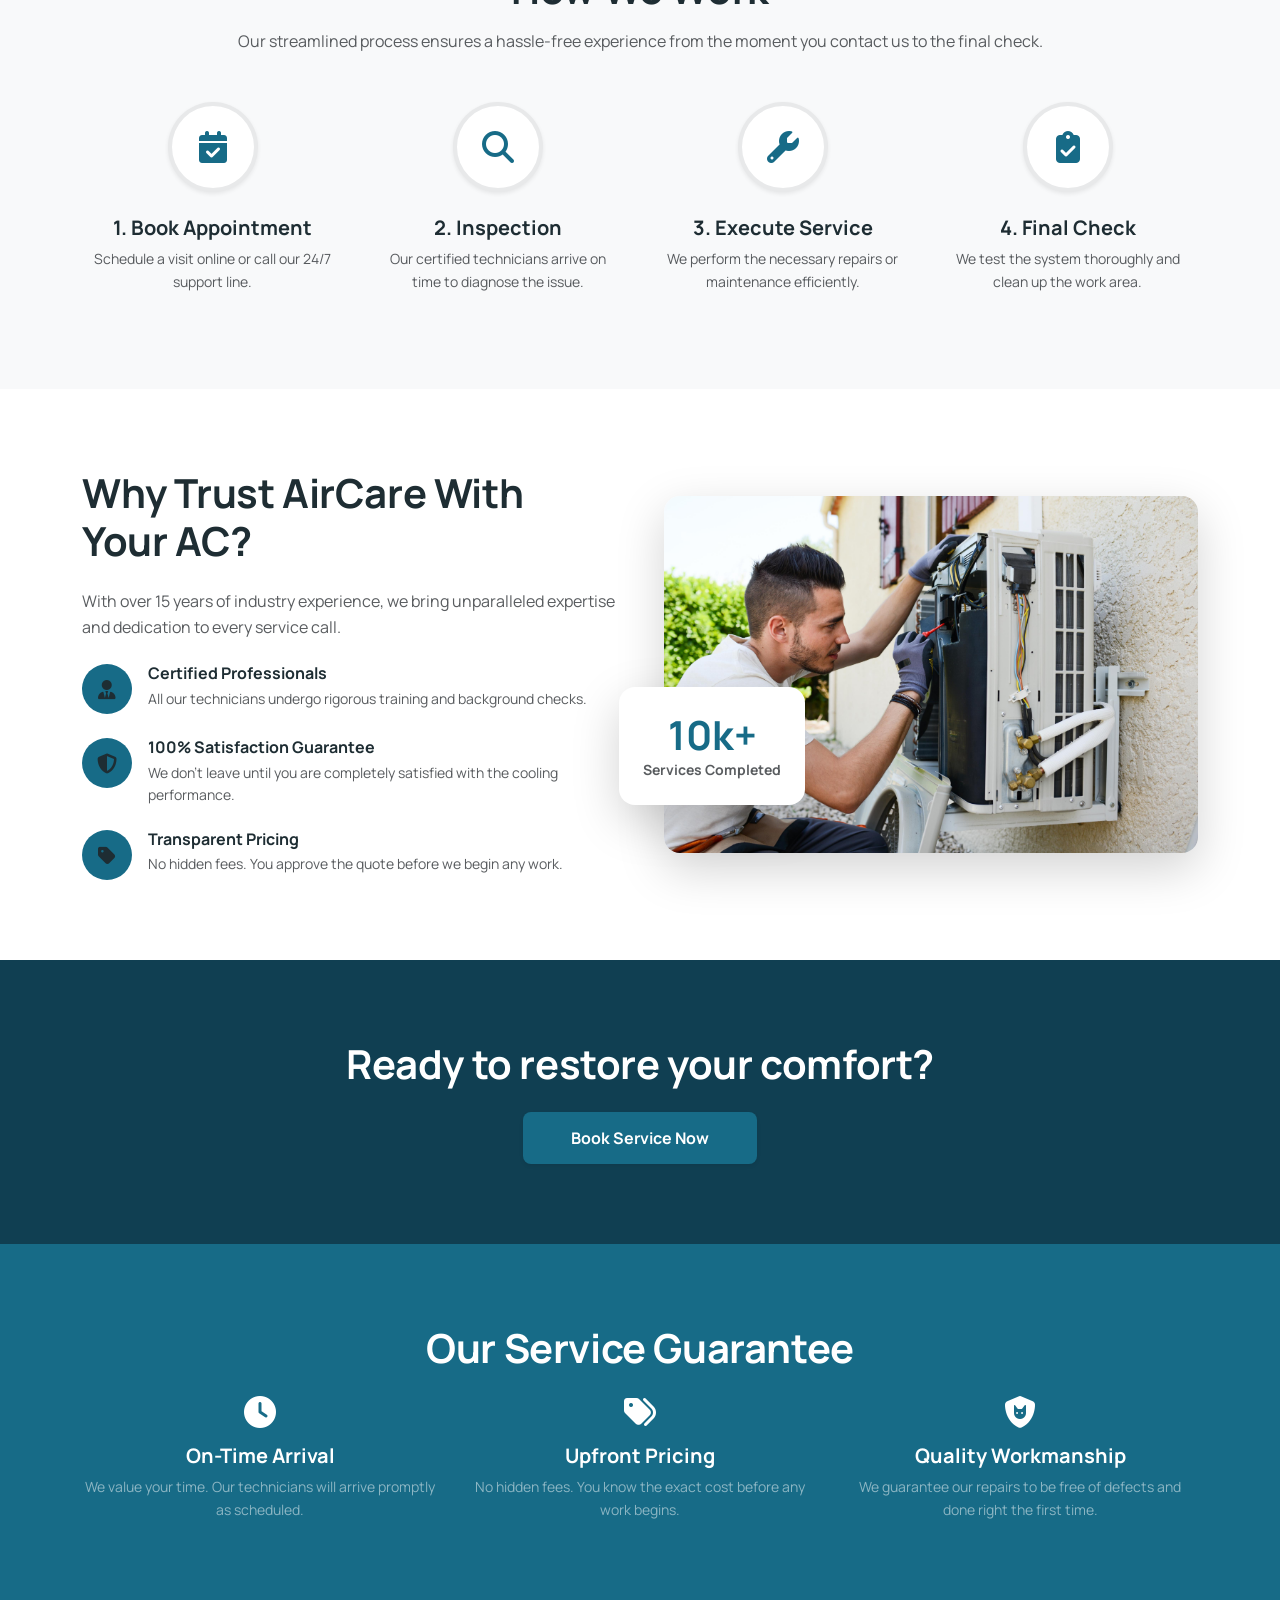
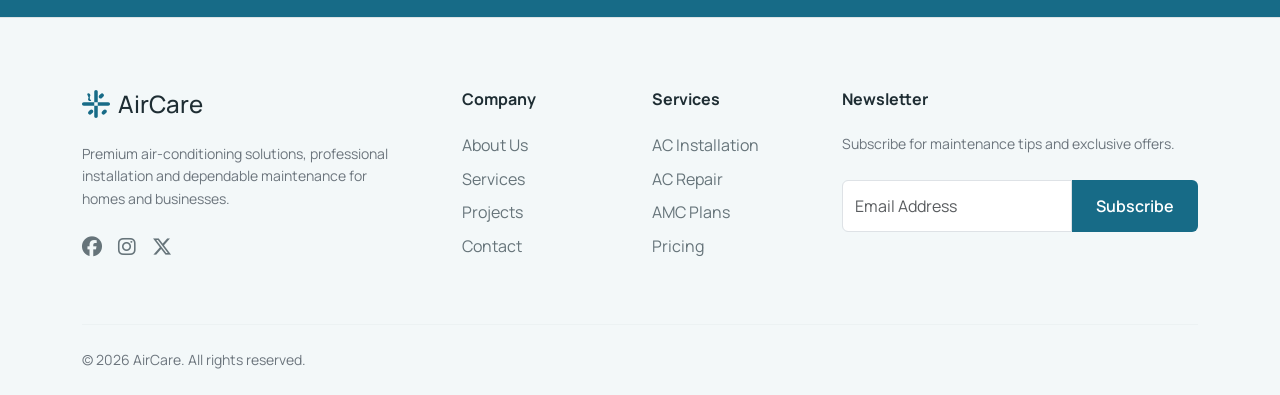
<file: services.html>
<!DOCTYPE html>
<html lang="en" dir="ltr" data-theme="light">

<head>
    <meta charset="UTF-8">
    <meta name="viewport" content="width=device-width, initial-scale=1.0">
    <title>AC Services | AirCare</title>
    <link href="https://cdn.jsdelivr.net/npm/bootstrap@5.3.0/dist/css/bootstrap.min.css" rel="stylesheet">
    <link rel="stylesheet" href="https://cdnjs.cloudflare.com/ajax/libs/font-awesome/6.6.0/css/all.min.css">
    <link rel="stylesheet" href="css/style.css">
    <link rel="stylesheet" href="css/dark-mode.css">
    <link rel="stylesheet" href="css/rtl.css">

    <link rel="icon" type="image/svg+xml"
        href="data:image/svg+xml,%3Csvg xmlns='http://www.w3.org/2000/svg' viewBox='0 0 512 512'%3E%3Cpath fill='%23176B87' d='M288 32c0-17.7-14.3-32-32-32s-32 14.3-32 32V256c0 17.7 14.3 32 32 32s32-14.3 32-32V32zM143.5 120.5c13.6-13.6 13.6-35.8 0-49.4s-35.8-13.6-49.4 0L120.5 143.5c-13.6 13.6-13.6 35.8 0 49.4s35.8 13.6 49.4 0l-26.4-26.4zM32 288c-17.7 0-32-14.3-32-32s14.3-32 32-32H256c17.7 0 32 14.3 32 32s-14.3 32-32 32H32zM120.5 391.5c-13.6 13.6-13.6 35.8 0 49.4s35.8 13.6 49.4 0l26.4-26.4c13.6-13.6 13.6-35.8 0-49.4s-35.8-13.6-49.4 0L120.5 391.5zM224 480c0 17.7 14.3 32 32 32s32-14.3 32-32V256c0-17.7-14.3-32-32-32s-32 14.3-32 32v224zM368.5 391.5c-13.6 13.6-13.6 35.8 0 49.4s35.8 13.6 49.4 0l26.4-26.4c13.6-13.6 13.6-35.8 0-49.4s-35.8-13.6-49.4 0l-26.4 26.4zM480 224c17.7 0 32 14.3 32 32s-14.3 32-32 32H256c-17.7 0-32-14.3-32-32s14.3-32 32-32h224zM391.5 120.5c13.6-13.6 13.6-35.8 0-49.4s-35.8-13.6-49.4 0l-26.4 26.4c-13.6 13.6-13.6 35.8 0 49.4s35.8 13.6 49.4 0l26.4-26.4z'/%3E%3C/svg%3E">
</head>

<body>

    <nav class="navbar navbar-expand-xl navbar-floating mt-3">
        <div class="container-fluid">
            <a class="navbar-brand" href="index.html">
                <img src="data:image/svg+xml,%3Csvg xmlns='http://www.w3.org/2000/svg' viewBox='0 0 512 512'%3E%3Cpath fill='%23176B87' d='M288 32c0-17.7-14.3-32-32-32s-32 14.3-32 32V256c0 17.7 14.3 32 32 32s32-14.3 32-32V32zM143.5 120.5c13.6-13.6 13.6-35.8 0-49.4s-35.8-13.6-49.4 0L120.5 143.5c-13.6 13.6-13.6 35.8 0 49.4s35.8 13.6 49.4 0l-26.4-26.4zM32 288c-17.7 0-32-14.3-32-32s14.3-32 32-32H256c17.7 0 32 14.3 32 32s-14.3 32-32 32H32zM120.5 391.5c-13.6 13.6-13.6 35.8 0 49.4s35.8 13.6 49.4 0l26.4-26.4c13.6-13.6 13.6-35.8 0-49.4s-35.8-13.6-49.4 0L120.5 391.5zM224 480c0 17.7 14.3 32 32 32s32-14.3 32-32V256c0-17.7-14.3-32-32-32s-32 14.3-32 32v224zM368.5 391.5c-13.6 13.6-13.6 35.8 0 49.4s35.8 13.6 49.4 0l26.4-26.4c13.6-13.6 13.6-35.8 0-49.4s-35.8-13.6-49.4 0l-26.4 26.4zM480 224c17.7 0 32 14.3 32 32s-14.3 32-32 32H256c-17.7 0-32-14.3-32-32s14.3-32 32-32h224zM391.5 120.5c13.6-13.6 13.6-35.8 0-49.4s-35.8-13.6-49.4 0l-26.4 26.4c-13.6 13.6-13.6 35.8 0 49.4s35.8 13.6 49.4 0l26.4-26.4z'/%3E%3C/svg%3E"
                    alt="Logo" width="28" height="28" class="logo-spin">
                AirCare
            </a>
            <button class="navbar-toggler border-0" type="button" data-bs-toggle="collapse" data-bs-target="#navbarNav"
                aria-controls="navbarNav" aria-expanded="false" aria-label="Toggle navigation">
                <span class="navbar-toggler-icon"></span>
            </button>

            <div class="collapse navbar-collapse" id="navbarNav">
                <ul class="navbar-nav mx-auto mb-2 mb-lg-0">
                    <li class="nav-item dropdown">
                        <a class="nav-link dropdown-toggle" href="#" id="homeDropdown" role="button"
                            data-bs-toggle="dropdown" aria-expanded="false">Home</a>
                        <ul class="dropdown-menu" aria-labelledby="homeDropdown">
                            <li><a class="dropdown-item" href="index.html">Home 1</a></li>
                            <li><a class="dropdown-item" href="home-2.html">Home 2</a></li>
                        </ul>
                    </li>
                    <li class="nav-item"><a class="nav-link" href="about.html">About</a></li>
                    <li class="nav-item"><a class="nav-link" href="products.html">AC Products</a></li>
                    <li class="nav-item"><a class="nav-link active" href="services.html">Services</a></li>
                    <li class="nav-item"><a class="nav-link" href="amc.html">AMC Plans</a></li>
                    <li class="nav-item"><a class="nav-link" href="contact.html">Contact</a></li>
                    <li class="nav-item"><a class="nav-link" href="dashboard.html">Dashboard</a></li>
                </ul>
                <div class="d-flex align-items-center gap-3">
                    <button id="theme-toggle-btn"
                        class="btn btn-outline-secondary rounded-circle d-flex align-items-center justify-content-center p-0"
                        title="Toggle Dark Mode"
                        style="width: 36px; height: 36px; border-color: var(--border-color); color: var(--text-main);">
                        <i class="fa-solid fa-moon fa-lg"></i>
                    </button>
                    <button id="rtl-toggle-btn"
                        class="btn btn-outline-secondary rounded-circle d-flex align-items-center justify-content-center p-0"
                        title="Toggle RTL"
                        style="width: 36px; height: 36px; border-color: var(--border-color); color: var(--text-main);">
                        <i class="fa-solid fa-arrow-right-arrow-left fa-lg"></i>
                    </button>
                    <a href="login.html" class="btn btn-primary btn-sm ms-2 me-2">Login</a>
                    <a href="booking.html" class="btn btn-primary btn-sm">Book Service</a>
                </div>
            </div>
        </div>
    </nav>

    <main>
        <!-- HERO -->
        <section class="section-padding bg-dark text-white text-center page-header hero-bg-img"
            style="background-image: linear-gradient(rgba(0, 0, 0, 0.5), rgba(0, 0, 0, 0.5)), url('assets/images/service-hero.jpg'); background-size: cover; background-position: top; background-color: var(--primary-deep) !important;">
            <div class="container mt-5 w-100">
                <h1 class="display-4 fw-bolder mb-4 text-white">Professional AC Service, Whenever You Need It.</h1>
                <p class="lead mb-5 text-white-50">From emergency repairs to routine maintenance, we ensure your comfort
                    is never compromised.</p>
            </div>
        </section>

        <!-- CORE SERVICES GRID -->
        <section class="section-padding bg-white border-bottom">
            <div class="container">
                <div class="text-center mb-5">
                    <h2 class="fw-bold mb-3">Our Core Services</h2>
                    <p class="text-muted max-w-700 mx-auto">We provide comprehensive cooling solutions tailored to both
                        residential and commercial requirements.</p>
                </div>
                <div class="row g-4 justify-content-center">
                    <div class="col-md-6 col-lg-4">
                        <div class="premium-card h-100 d-flex flex-column text-center hover-lift p-0 overflow-hidden">
                            <img src="assets/images/install.jpg" alt="AC Installation"
                                class="img-fluid w-100 object-fit-cover" style="height: 200px;">
                            <div class="p-4 d-flex flex-column h-100">
                                <h3 class="h5 fw-bold">AC Installation</h3>
                                <p class="text-muted small flex-grow-1">Expert installation for new units, ensuring
                                    optimal performance and full manufacturer warranty compliance.</p>
                                <a href="#" class="btn btn-primary btn-sm w-100 mt-3 fw-bold">View Details</a>
                            </div>
                        </div>
                    </div>
                    <div class="col-md-6 col-lg-4">
                        <div class="premium-card h-100 d-flex flex-column text-center hover-lift p-0 overflow-hidden">
                            <img src="assets/images/repair.jpg" alt="AC Repair" class="img-fluid w-100 object-fit-cover"
                                style="height: 200px;">
                            <div class="p-4 d-flex flex-column h-100">
                                <h3 class="h5 fw-bold">AC Repair</h3>
                                <p class="text-muted small flex-grow-1">Fast, reliable repair services for all major
                                    brands and AC types with transparent, upfront pricing.</p>
                                <a href="#" class="btn btn-primary btn-sm w-100 mt-3 fw-bold">View Details</a>
                            </div>
                        </div>
                    </div>
                    <div class="col-md-6 col-lg-4">
                        <div class="premium-card h-100 d-flex flex-column text-center hover-lift p-0 overflow-hidden">
                            <img src="assets/images/clean.jpg" alt="AC Cleaning"
                                class="img-fluid w-100 object-fit-cover" style="height: 200px;">
                            <div class="p-4 d-flex flex-column h-100">
                                <h3 class="h5 fw-bold">AC Cleaning</h3>
                                <p class="text-muted small flex-grow-1">Deep chemical cleaning for significantly better
                                    indoor air quality, efficiency, and cooling power.</p>
                                <a href="#" class="btn btn-primary btn-sm w-100 mt-3 fw-bold">View Details</a>
                            </div>
                        </div>
                    </div>
                </div>
            </div>
        </section>

        <!-- ADDED SECTION 1: Service Process -->
        <section class="section-padding bg-light">
            <div class="container">
                <div class="text-center mb-5">
                    <h2 class="fw-bold mb-3">How We Work</h2>
                    <p class="text-muted max-w-700 mx-auto">Our streamlined process ensures a hassle-free experience
                        from the moment you contact us to the final check.</p>
                </div>
                <div class="row g-4 position-relative">
                    <div class="col-12 col-md-6 col-lg-3 text-center">
                        <div class="bg-white rounded-circle shadow-sm d-inline-flex align-items-center justify-content-center mb-4 position-relative z-2"
                            style="width: 90px; height: 90px; border: 4px solid var(--border-color);">
                            <i class="fa-solid fa-calendar-check fa-2x text-primary"></i>
                        </div>
                        <h4 class="h5 fw-bold">1. Book Appointment</h4>
                        <p class="text-muted small px-2">Schedule a visit online or call our 24/7 support line.</p>
                    </div>
                    <div class="col-12 col-md-6 col-lg-3 text-center">
                        <div class="bg-white rounded-circle shadow-sm d-inline-flex align-items-center justify-content-center mb-4 position-relative z-2"
                            style="width: 90px; height: 90px; border: 4px solid var(--border-color);">
                            <i class="fa-solid fa-magnifying-glass fa-2x text-primary"></i>
                        </div>
                        <h4 class="h5 fw-bold">2. Inspection</h4>
                        <p class="text-muted small px-2">Our certified technicians arrive on time to diagnose the issue.
                        </p>
                    </div>
                    <div class="col-12 col-md-6 col-lg-3 text-center">
                        <div class="bg-white rounded-circle shadow-sm d-inline-flex align-items-center justify-content-center mb-4 position-relative z-2"
                            style="width: 90px; height: 90px; border: 4px solid var(--border-color);">
                            <i class="fa-solid fa-wrench fa-2x text-primary"></i>
                        </div>
                        <h4 class="h5 fw-bold">3. Execute Service</h4>
                        <p class="text-muted small px-2">We perform the necessary repairs or maintenance efficiently.
                        </p>
                    </div>
                    <div class="col-12 col-md-6 col-lg-3 text-center">
                        <div class="bg-white rounded-circle shadow-sm d-inline-flex align-items-center justify-content-center mb-4 position-relative z-2"
                            style="width: 90px; height: 90px; border: 4px solid var(--border-color);">
                            <i class="fa-solid fa-clipboard-check fa-2x text-primary"></i>
                        </div>
                        <h4 class="h5 fw-bold">4. Final Check</h4>
                        <p class="text-muted small px-2">We test the system thoroughly and clean up the work area.</p>
                    </div>
                </div>
            </div>
        </section>

        <!-- ADDED SECTION 2: Why Choose Us -->
        <section class="section-padding bg-white">
            <div class="container">
                <div class="row align-items-center g-5">
                    <div class="col-lg-6">
                        <h2 class="fw-bold mb-4">Why Trust AirCare With Your AC?</h2>
                        <p class="text-muted mb-4">With over 15 years of industry experience, we bring unparalleled
                            expertise and dedication to every service call.</p>

                        <div class="d-flex align-items-start mb-4">
                            <div class="bg-accent bg-opacity-10 text-accent rounded-circle d-flex align-items-center justify-content-center me-3 flex-shrink-0"
                                style="width: 50px; height: 50px;">
                                <i class="fa-solid fa-user-tie fa-lg"></i>
                            </div>
                            <div>
                                <h4 class="h6 fw-bold mb-1">Certified Professionals</h4>
                                <p class="text-muted small mb-0">All our technicians undergo rigorous training and
                                    background checks.</p>
                            </div>
                        </div>
                        <div class="d-flex align-items-start mb-4">
                            <div class="bg-accent bg-opacity-10 text-accent rounded-circle d-flex align-items-center justify-content-center me-3 flex-shrink-0"
                                style="width: 50px; height: 50px;">
                                <i class="fa-solid fa-shield-halved fa-lg"></i>
                            </div>
                            <div>
                                <h4 class="h6 fw-bold mb-1">100% Satisfaction Guarantee</h4>
                                <p class="text-muted small mb-0">We don't leave until you are completely satisfied with
                                    the cooling performance.</p>
                            </div>
                        </div>
                        <div class="d-flex align-items-start">
                            <div class="bg-accent bg-opacity-10 text-accent rounded-circle d-flex align-items-center justify-content-center me-3 flex-shrink-0"
                                style="width: 50px; height: 50px;">
                                <i class="fa-solid fa-tag fa-lg"></i>
                            </div>
                            <div>
                                <h4 class="h6 fw-bold mb-1">Transparent Pricing</h4>
                                <p class="text-muted small mb-0">No hidden fees. You approve the quote before we begin
                                    any work.</p>
                            </div>
                        </div>
                    </div>
                    <div class="col-lg-6">
                        <div class="position-relative">
                            <img src="assets/images/maitanence.jpg" alt="Technician"
                                class="img-fluid rounded-4 shadow-lg w-100"
                                style="max-height: 400px; object-fit: cover;">
                            <div
                                class="position-absolute bottom-0 start-0 translate-middle-x mb-5 ms-5 d-none d-md-block">
                                <div class="bg-white p-4 rounded-4 shadow-lg text-center">
                                    <h4 class="fw-bolder text-primary display-6 mb-0">10k+</h4>
                                    <p class="fw-bold text-muted small mb-0">Services Completed</p>
                                </div>
                            </div>
                        </div>
                    </div>
                </div>
            </div>
        </section>

        <!-- CTA SECTION: text visibility fixed -->
        <section class="section-padding text-center" style="background-color: var(--primary-deep) !important;">
            <div class="container">
                <h2 class="fw-bold mb-4 text-white">Ready to restore your comfort?</h2>
                <a href="booking.html" class="btn btn-primary btn-lg px-5 fw-bold shadow-sm">Book Service Now</a>
            </div>
        </section>
    </main>

    <!-- ADDED SECTION: SERVICE GUARANTEE -->
    <section class="section-padding bg-primary text-white text-center">
        <div class="container">
            <h2 class="fw-bold mb-4 text-white">Our Service Guarantee</h2>
            <div class="row g-4 justify-content-center">
                <div class="col-md-4">
                    <i class="fa-solid fa-clock fa-2x text-white mb-3"></i>
                    <h4 class="h5 fw-bold text-white">On-Time Arrival</h4>
                    <p class="text-white-50 small">We value your time. Our technicians will arrive promptly as scheduled.</p>
                </div>
                <div class="col-md-4">
                    <i class="fa-solid fa-tags fa-2x text-white mb-3"></i>
                    <h4 class="h5 fw-bold text-white">Upfront Pricing</h4>
                    <p class="text-white-50 small">No hidden fees. You know the exact cost before any work begins.</p>
                </div>
                <div class="col-md-4">
                    <i class="fa-solid fa-shield-cat fa-2x text-white mb-3"></i>
                    <h4 class="h5 fw-bold text-white">Quality Workmanship</h4>
                    <p class="text-white-50 small">We guarantee our repairs to be free of defects and done right the first time.</p>
                </div>
            </div>
        </div>
    </section>

    <!-- FOOTER -->
    <footer class="footer pt-5 pb-4">
        <div class="container pt-4">
            <div class="row g-4">
                <div class="col-lg-4 pe-lg-5">
                    <a href="index.html"
                        class="text-decoration-none d-flex align-items-center gap-2 h4 mb-4 footer-title">
                        <img src="data:image/svg+xml,%3Csvg xmlns='http://www.w3.org/2000/svg' viewBox='0 0 512 512'%3E%3Cpath fill='%23176B87' d='M288 32c0-17.7-14.3-32-32-32s-32 14.3-32 32V256c0 17.7 14.3 32 32 32s32-14.3 32-32V32zM143.5 120.5c13.6-13.6 13.6-35.8 0-49.4s-35.8-13.6-49.4 0L120.5 143.5c-13.6 13.6-13.6 35.8 0 49.4s35.8 13.6 49.4 0l-26.4-26.4zM32 288c-17.7 0-32-14.3-32-32s14.3-32 32-32H256c17.7 0 32 14.3 32 32s-14.3 32-32 32H32zM120.5 391.5c-13.6 13.6-13.6 35.8 0 49.4s35.8 13.6 49.4 0l26.4-26.4c13.6-13.6 13.6-35.8 0-49.4s-35.8-13.6-49.4 0L120.5 391.5zM224 480c0 17.7 14.3 32 32 32s32-14.3 32-32V256c0-17.7-14.3-32-32-32s-32 14.3-32 32v224zM368.5 391.5c-13.6 13.6-13.6 35.8 0 49.4s35.8 13.6 49.4 0l26.4-26.4c13.6-13.6 13.6-35.8 0-49.4s-35.8-13.6-49.4 0l-26.4 26.4zM480 224c17.7 0 32 14.3 32 32s-14.3 32-32 32H256c-17.7 0-32-14.3-32-32s14.3-32 32-32h224zM391.5 120.5c13.6-13.6 13.6-35.8 0-49.4s-35.8-13.6-49.4 0l-26.4 26.4c-13.6 13.6-13.6 35.8 0 49.4s35.8 13.6 49.4 0l26.4-26.4z'/%3E%3C/svg%3E"
                            alt="Logo" width="28" height="28" class="logo-spin"> AirCare
                    </a>
                    <p class="text-secondary small mb-4">Premium air-conditioning solutions, professional installation
                        and dependable maintenance for homes and businesses.</p>
                    <div class="d-flex gap-3">
                        <a href="#" class="footer-link"><i class="fa-brands fa-facebook fa-lg"></i></a>
                        <a href="#" class="footer-link"><i class="fa-brands fa-instagram fa-lg"></i></a>
                        <a href="#" class="footer-link"><i class="fa-brands fa-x-twitter fa-lg"></i></a>
                    </div>
                </div>
                <div class="col-lg-2 col-md-6">
                    <h5 class="mb-4 h6 fw-bold footer-title">Company</h5>
                    <ul class="list-unstyled">
                        <li class="mb-2"><a href="about.html" class="footer-link text-decoration-none">About Us</a></li>
                        <li class="mb-2"><a href="services.html" class="footer-link text-decoration-none">Services</a>
                        </li>
                        <li class="mb-2"><a href="projects.html" class="footer-link text-decoration-none">Projects</a>
                        </li>
                        <li class="mb-2"><a href="contact.html" class="footer-link text-decoration-none">Contact</a>
                        </li>
                    </ul>
                </div>
                <div class="col-lg-2 col-md-6">
                    <h5 class="mb-4 h6 fw-bold footer-title">Services</h5>
                    <ul class="list-unstyled">
                        <li class="mb-2"><a href="service-details.html" class="footer-link text-decoration-none">AC
                                Installation</a></li>
                        <li class="mb-2"><a href="service-details.html" class="footer-link text-decoration-none">AC
                                Repair</a></li>
                        <li class="mb-2"><a href="amc.html" class="footer-link text-decoration-none">AMC Plans</a></li>
                        <li class="mb-2"><a href="pricing.html" class="footer-link text-decoration-none">Pricing</a>
                        </li>
                    </ul>
                </div>
                <div class="col-lg-4">
                    <h5 class="mb-4 h6 fw-bold footer-title">Newsletter</h5>
                    <p class="text-secondary small mb-4">Subscribe for maintenance tips and exclusive offers.</p>
                    <form class="d-flex">
                        <input type="email" class="form-control rounded-start-2 rounded-end-0 border"
                            placeholder="Email Address" aria-label="Email Address">
                        <button class="btn btn-secondary rounded-start-0 rounded-end-2 px-4"
                            type="button">Subscribe</button>
                    </form>
                </div>
            </div>
            <hr class="mt-5 mb-4">
            <div class="row align-items-center">
                <div class="col-md-6 text-center text-md-start">
                    <p class="text-secondary small mb-0">&copy; 2026 AirCare. All rights reserved.</p>
                </div>
                <div class="col-md-6 text-center text-md-end mt-3 mt-md-0">
                </div>
            </div>
        </div>
    </footer>

    <button id="scrollTopBtn" title="Go to top">
        <i class="fa-solid fa-arrow-up"></i>
    </button>

    <script src="https://cdn.jsdelivr.net/npm/bootstrap@5.3.0/dist/js/bootstrap.bundle.min.js"></script>
    <script src="js/main.js"></script>
</body>

</html>
</file>
<file: css/style.css>
/* ==========================================================================
   Air Conditioning Sales & Service - Core Styles
   Concept: "COMFORT, ENGINEERED"
   ========================================================================== */

@import url('https://fonts.googleapis.com/css2?family=Manrope:wght@400;500;600&family=DM+Serif+Display&display=swap');

/* --- CSS Variables --- */
:root {
  /* Color System */
  --primary: #176B87;
  --primary-deep: #103F52;
  --secondary: #176B87;
  --accent: #176B87;
  
  --bg-light: #F3F8F9;
  --bg-warm: #F7F4EE;
  --bg-card: #FFFFFF;
  --bg-dark: #0C2028;
  
  --text-main: #1E2D33;
  --text-secondary: #66747A;
  --border-color: rgba(30, 45, 51, 0.10);

  /* Typography */
  --font-sans: 'Manrope', sans-serif;
  --font-serif: 'DM Serif Display', serif;
  
  /* Radii & Shadows */
  --radius-sm: 8px;
  --radius-md: 12px;
  --radius-lg: 18px;
  --radius-pill: 50px;
  --shadow-sm: 0 4px 12px rgba(12, 32, 40, 0.05);
  --shadow-md: 0 8px 24px rgba(12, 32, 40, 0.08);
  --shadow-lg: 0 16px 48px rgba(12, 32, 40, 0.12);

  /* Transitions */
  --transition-fast: 0.2s ease;
  --transition-base: 0.3s ease;
  --transition-slow: 0.5s ease;
}

/* --- Global Reset & Base --- */
* {
  margin: 0;
  padding: 0;
  box-sizing: border-box;
}

html, body {
  overflow-x: hidden;
}

body {
  font-family: var(--font-sans);
  color: var(--text-main);
  background-color: var(--bg-light);
  line-height: 1.6;
  font-weight: 400;
  -webkit-font-smoothing: antialiased;
  -moz-osx-font-smoothing: grayscale;
}

/* Logo Animation */
.logo-spin {
  animation: spin 3s linear infinite;
}
@keyframes spin {
  from { transform: rotate(0deg); }
  to { transform: rotate(360deg); }
}

/* --- Typography --- */
h1, h2, h3, h4, h5, h6 {
  font-family: var(--font-sans);
  font-weight: 600;
  line-height: 1.2;
  color: var(--text-main);
  margin-bottom: 1rem;
}

.subheading, .lead, h4.subheading, h5.subheading, h6.subheading, p.lead {
  font-weight: 500;
}

h1 { font-size: 60px; letter-spacing: -0.02em; }
h2 { font-size: 40px; letter-spacing: -0.01em; }
h3 { font-size: 30px; }

@media (max-width: 1024px) {
  h1 { font-size: 48px; }
  h2 { font-size: 36px; }
  h3 { font-size: 26px; }
}

@media (max-width: 768px) {
  h1 { font-size: 38px; }
  h2 { font-size: 30px; }
  h3 { font-size: 22px; }
}

p {
  color: var(--text-secondary);
  font-weight: 400;
  margin-bottom: 1rem;
}

a {
  color: var(--primary);
  text-decoration: none;
  transition: var(--transition-base);
}
a:hover { color: var(--primary-deep); }

/* --- Buttons --- */
.btn-primary, .btn-secondary, .btn-outline {
  display: inline-flex;
  align-items: center;
  justify-content: center;
  padding: 14px 28px;
  font-family: var(--font-sans);
  font-weight: 600;
  font-size: 16px;
  border-radius: var(--radius-sm);
  text-decoration: none;
  transition: all var(--transition-base);
  border: none;
  cursor: pointer;
  min-height: 48px;
}

.btn-primary {
  background-color: var(--primary);
  color: #fff;
  box-shadow: 0 4px 14px rgba(23, 107, 135, 0.2);
}
.btn-primary:hover {
  background-color: var(--primary-deep);
  color: #fff;
  transform: translateY(-2px);
  box-shadow: 0 6px 20px rgba(23, 107, 135, 0.3);
}

.btn-secondary {
  background-color: var(--accent);
  color: #fff;
}
.btn-secondary:hover {
  background-color: var(--primary-deep);
  color: #fff;
  transform: translateY(-2px);
}

.btn-outline {
  background-color: transparent;
  color: var(--primary);
  border: 1.5px solid var(--primary);
}
.btn-outline:hover, .btn-outline.active {
  background-color: var(--primary);
  color: #fff;
}

@media (max-width: 768px) {
  .btn-primary, .btn-secondary, .btn-outline {
    width: 100%;
    min-height: 44px;
    padding: 12px 24px;
  }
}

.btn-sm {
  padding: 8px 16px !important;
  min-height: 40px !important;
  font-size: 14px !important;
}

.hero-section {
  min-height: 70vh;
  display: flex;
  align-items: center;
}

.page-header, .banner {
  min-height: 85vh;
  display: flex;
  align-items: center;
}

/* --- Layout & Components --- */
.section-padding {
  padding: 80px 0;
}
@media (max-width: 768px) {
  .section-padding { padding: 60px 0; }
}

.bg-warm { background-color: var(--bg-warm); }
.bg-light { background-color: var(--bg-light); }
.bg-white { background-color: var(--bg-card); }
.bg-primary { background-color: var(--primary) !important; }
.bg-accent { background-color: var(--accent) !important; }
.text-primary { color: var(--primary) !important; }
.border-primary { border-color: var(--primary) !important; }

/* Premium Card */
.premium-card {
  background-color: var(--bg-card);
  border-radius: var(--radius-md);
  padding: 30px;
  border: 1px solid var(--border-color);
  box-shadow: var(--shadow-sm);
  transition: var(--transition-base);
  height: 100%;
}
.premium-card:hover {
  box-shadow: var(--shadow-md);
  transform: translateY(-4px);
  border-color: rgba(86, 180, 200, 0.3);
}

/* --- Floating Navbar --- */
.navbar-floating {
  position: fixed;
  top: 0;
  left: 0;
  right: 0;
  z-index: 1030;
  background: rgba(255, 255, 255, 0.95);
  backdrop-filter: blur(10px);
  padding: 8px 20px;
  width: 100%;
  max-width: 100%;
  margin-top: 0 !important;
  border-radius: 0;
  border-bottom: 1px solid rgba(0, 0, 0, 0.1);
  transition: background-color 0.3s ease, box-shadow 0.3s ease;
}

.navbar-floating.scrolled {
  background: rgba(255, 255, 255, 0.98);
  box-shadow: var(--shadow-md);
}

@media (max-width: 1199px) {
    .navbar-collapse {
        position: absolute;
        top: 100%;
        left: 0;
        right: 0;
        background: #fff;
        padding: 20px;
        box-shadow: var(--shadow-md);
        border-top: 1px solid var(--border-color);
        z-index: 1031;
    }
    
    .navbar-collapse .navbar-nav {
        align-items: center;
        text-align: center;
    }
    
    /* Expand dropdowns as separate items on mobile */
    .navbar-collapse .dropdown-toggle {
        display: none !important;
    }
    .navbar-collapse .dropdown-menu {
        display: block !important;
        position: static !important;
        background: transparent !important;
        border: none !important;
        box-shadow: none !important;
        padding: 0 !important;
        margin: 0 !important;
        text-align: center;
    }
    .navbar-collapse .dropdown-item {
        padding: 8px 16px !important;
        color: var(--text-main) !important;
        font-weight: 500;
        border-radius: var(--radius-sm);
        transition: var(--transition-fast);
        display: inline-block;
    }
    .navbar-collapse .dropdown-item:hover {
        color: var(--primary) !important;
        background-color: rgba(86, 180, 200, 0.1);
    }
    
    .navbar-collapse .d-flex {
        flex-direction: row;
        flex-wrap: wrap;
        justify-content: center;
        gap: 15px !important;
        margin-top: 15px;
    }
    
    .navbar-collapse .d-flex > button {
        flex: 0 0 auto;
        width: 40px !important;
        height: 40px !important;
    }

    .navbar-collapse .d-flex > a.btn {
        flex: 0 0 100%;
        width: 100% !important;
        margin: 0 !important;
        justify-content: center;
        padding: 8px 16px;
        min-height: 40px;
        font-size: 14px;
    }
}

/* Brand */
.navbar-brand {
  font-weight: 600;
  color: var(--primary-deep) !important;
  font-size: 20px;
  display: flex;
  align-items: center;
  gap: 8px;
}
.navbar-brand i { color: var(--secondary); font-size: 24px; }

/* Nav Links */
.nav-link {
  color: var(--text-main) !important;
  font-weight: 500;
  padding: 8px 16px !important;
  transition: var(--transition-fast);
  border-radius: var(--radius-sm);
}
.nav-link:hover {
  color: var(--primary) !important;
  background-color: rgba(86, 180, 200, 0.1);
}
.nav-link.active, .dropdown-item.active {
  background-color: var(--primary) !important;
  color: #fff !important;
}
.dropdown-item:hover:not(.active) {
  background-color: rgba(86, 180, 200, 0.1);
  color: var(--primary) !important;
}

/* Animations */
@keyframes comfortFlow {
  0% { transform: translateY(0); opacity: 0; }
  50% { opacity: 0.5; }
  100% { transform: translateY(-20px); opacity: 0; }
}
.airflow-animation {
  animation: comfortFlow 4s infinite ease-in-out;
}

/* Images */
.img-cover {
  width: 100%;
  height: 100%;
  object-fit: cover;
  border-radius: var(--radius-md);
}

/* Accessibility */
.visually-hidden {
  position: absolute !important;
  width: 1px !important;
  height: 1px !important;
  padding: 0 !important;
  margin: -1px !important;
  overflow: hidden !important;
  clip: rect(0,0,0,0) !important;
  white-space: nowrap !important;
  border: 0 !important;
}
:focus-visible {
  outline: 2px solid var(--primary);
  outline-offset: 2px;
}

/* --- Scroll Top Button --- */
#scrollTopBtn {
  position: fixed;
  bottom: 20px;
  right: 20px;
  z-index: 1050;
  font-size: 18px;
  border: none;
  outline: none;
  background-color: var(--primary);
  color: white;
  cursor: pointer;
  border-radius: 50%;
  display: none;
  box-shadow: var(--shadow-md);
  transition: var(--transition-base);
  width: 50px;
  height: 50px;
  align-items: center;
  justify-content: center;
}
#scrollTopBtn:hover {
  background-color: var(--primary-deep);
  transform: translateY(-5px);
}

/* --- Footer --- */
.footer {
  background-color: var(--bg-light) !important;
  color: var(--text-main);
  border-top: 1px solid var(--border-color);
}
.footer a.footer-link {
  color: var(--text-secondary) !important;
  transition: var(--transition-fast);
}
.footer a.footer-link:hover {
  color: var(--primary) !important;
  text-decoration: underline !important;
}
.footer .footer-title {
  color: var(--text-main) !important;
}
.footer .footer-title i {
  color: var(--secondary) !important;
  font-size: 24px;
}
.footer hr {
  border-color: var(--border-color) !important;
}

/* --- Hero BG Image --- */
.hero-bg-img {
  background-image: linear-gradient(rgba(12, 32, 40, 0.75), rgba(12, 32, 40, 0.75)), url('https://images.unsplash.com/photo-1600585154340-be6161a56a0c?auto=format&fit=crop&q=80&w=1920');
  background-size: cover;
  background-position: center;
  color: white !important;
}
.hero-bg-img h1, .hero-bg-img p {
  color: white !important;
}

/* --- Booking Wizard Layout --- */
.booking-container {
    background: var(--card-bg-color, #fff);
    border-radius: var(--card-radius, 1rem);
    box-shadow: 0 10px 40px rgba(0, 0, 0, 0.05);
    border: 1px solid var(--border-color);
    overflow: hidden;
}

.booking-header {
    background: var(--primary);
    color: #fff;
    padding: 30px 40px;
}

.step-progress {
    display: flex;
    justify-content: space-between;
    margin-top: 20px;
    position: relative;
    padding: 0 10px;
}

.step-progress-line {
    position: absolute;
    top: 15px;
    left: 10px;
    right: 10px;
    height: 2px;
    background: rgba(255, 255, 255, 0.2);
    z-index: 1;
}

.step-indicator {
    width: 32px;
    height: 32px;
    background: var(--primary);
    border: 2px solid rgba(255, 255, 255, 0.2);
    border-radius: 50%;
    display: flex;
    align-items: center;
    justify-content: center;
    font-size: 14px;
    font-weight: 600;
    position: relative;
    z-index: 2;
    color: rgba(255, 255, 255, 0.5);
    transition: all var(--transition-fast);
}

.step-indicator.active {
    background: var(--secondary);
    border-color: var(--secondary);
    color: #fff;
}

.step-indicator.completed {
    background: #fff;
    border-color: #fff;
    color: var(--primary);
}

.booking-body {
    padding: 40px;
    min-height: 300px;
}

.booking-footer {
    padding: 20px 40px;
    border-top: 1px solid var(--border-color);
    background: rgba(0, 0, 0, 0.02);
    display: flex;
    justify-content: space-between;
}
.booking-step {
    animation: fadeIn 0.3s ease-in-out;
}
@keyframes fadeIn {
    from { opacity: 0; transform: translateY(10px); }
    to { opacity: 1; transform: translateY(0); }
}

/* --- Custom Radio Cards --- */
.custom-radio-card {
    transition: var(--transition-base);
}
.custom-radio-card:has(input:checked) {
    border-color: var(--primary) !important;
    background-color: rgba(23, 107, 135, 0.05);
    box-shadow: 0 0 0 2px var(--primary);
}
.custom-radio-card input:checked + label i {
    color: var(--primary) !important;
    transform: scale(1.1);
    transition: var(--transition-fast);
}

/* --- Auth Pages Hover Effects --- */
.hover-underline {
    transition: var(--transition-fast);
}
.hover-underline:hover {
    text-decoration: underline !important;
}

.social-btn i {
    transition: var(--transition-fast);
}
.social-btn:hover i {
    transform: scale(1.2);
}
</file>
<file: css/dark-mode.css>
/* ==========================================================================
   Dark Mode Overrides - "A PREMIUM SMART-HOME COMFORT SYSTEM"
   ========================================================================== */

[data-theme="dark"] {
  /* Color System Overrides */
  --bg-light: #0C2028;
  /* Dark Background */
  --bg-warm: #102630;
  /* Slightly lighter dark for contrast */
  --bg-card: #142C35;
  /* Card Background */
  --bg-dark: #071318;

  --text-main: #F3F7F8;
  --text-secondary: #9AA8AD;
  --border-color: rgba(255, 255, 255, 0.10);

  --primary: #5CB6C9;
  /* Lighter teal for dark mode contrast */
  --primary-deep: #7AD1E3;
  --secondary: #5CB6C9;
  --accent: #5CB6C9;

  /* Shadow adjustments for dark mode */
  --shadow-sm: 0 4px 12px rgba(0, 0, 0, 0.2);
  --shadow-md: 0 8px 24px rgba(0, 0, 0, 0.3);
  --shadow-lg: 0 16px 48px rgba(0, 0, 0, 0.4);
}

/* Force Bootstrap Background and Text colors */
[data-theme="dark"] .bg-light {
  background-color: var(--bg-light) !important;
}

[data-theme="dark"] .bg-white {
  background-color: var(--bg-card) !important;
}

[data-theme="dark"] .bg-dark {
  background-color: var(--bg-dark) !important;
}

[data-theme="dark"] body {
  background-color: var(--bg-light) !important;
  color: var(--text-main) !important;
}

[data-theme="dark"] .text-muted {
  color: var(--text-secondary) !important;
}

[data-theme="dark"] .text-dark {
  color: var(--text-main) !important;
}

[data-theme="dark"] h1,
[data-theme="dark"] h2,
[data-theme="dark"] h3,
[data-theme="dark"] h4,
[data-theme="dark"] h5,
[data-theme="dark"] h6 {
  color: var(--text-main) !important;
}

/* Navbar Dark Mode */
[data-theme="dark"] .navbar-floating {
  background: rgba(20, 44, 53, 0.95);
  border-color: rgba(255, 255, 255, 0.05);
}
[data-theme="dark"] .navbar-floating.scrolled {
  background: rgba(20, 44, 53, 0.98);
}
@media (max-width: 1199px) {
  [data-theme="dark"] .navbar-collapse {
    background: var(--bg-card);
    border-color: var(--border-color);
  }
}
[data-theme="dark"] .navbar-toggler-icon {
  filter: invert(1);
}

[data-theme="dark"] .navbar-brand {
  color: var(--primary) !important;
}

[data-theme="dark"] .nav-link {
  color: var(--text-main) !important;
}

[data-theme="dark"] .nav-link:hover {
  background-color: rgba(92, 182, 201, 0.15);
  color: var(--primary) !important;
}

[data-theme="dark"] .nav-link.active,
[data-theme="dark"] .dropdown-item.active {
  background-color: var(--primary) !important;
  color: #0C2028 !important;
}

/* Button Dark Mode Overrides if needed */
[data-theme="dark"] .btn-primary {
  color: #0C2028 !important;
  /* Dark text on light primary */
}

[data-theme="dark"] .btn-primary:hover {
  background-color: var(--primary-deep) !important;
  color: #0C2028 !important;
}

[data-theme="dark"] .btn-outline {
  color: var(--primary) !important;
  border-color: var(--primary) !important;
}

[data-theme="dark"] .btn-outline:hover {
  background-color: var(--primary) !important;
  color: #0C2028 !important;
}

/* Specific component tweaks */
[data-theme="dark"] .premium-card {
  border-color: var(--border-color);
  background-color: var(--bg-card) !important;
}

[data-theme="dark"] .premium-card:hover {
  border-color: rgba(92, 182, 201, 0.4);
}

/* Form inputs in dark mode */
[data-theme="dark"] .form-control,
[data-theme="dark"] .form-select {
  background-color: #1A3540;
  border-color: var(--border-color);
  color: var(--text-main);
}

[data-theme="dark"] .form-select {
  background-image: url("data:image/svg+xml,%3csvg xmlns='http://www.w3.org/2000/svg' viewBox='0 0 16 16'%3e%3cpath fill='none' stroke='%23ffffff' stroke-linecap='round' stroke-linejoin='round' stroke-width='2' d='m2 5 6 6 6-6'/%3e%3c/svg%3e");
}

[data-theme="dark"] input[type="date"]::-webkit-calendar-picker-indicator,
[data-theme="dark"] input[type="time"]::-webkit-calendar-picker-indicator,
[data-theme="dark"] input[type="datetime-local"]::-webkit-calendar-picker-indicator {
  filter: invert(1);
}

[data-theme="dark"] .form-control:focus,
[data-theme="dark"] .form-select:focus {
  background-color: #1E3D4A;
  border-color: var(--primary);
  color: var(--text-main);
  box-shadow: 0 0 0 0.25rem rgba(92, 182, 201, 0.25);
}

/* Toggle Buttons */
[data-theme="dark"] .btn-outline-secondary {
  color: var(--text-main) !important;
  border-color: var(--border-color) !important;
}

[data-theme="dark"] .btn-outline-secondary:hover {
  background-color: rgba(255, 255, 255, 0.1) !important;
}

/* Form inputs placeholder in dark mode */
[data-theme="dark"] .form-control::placeholder {
  color: #ffffff;
  opacity: 1;
}

/* Accordion Dark Mode */
[data-theme="dark"] .accordion-item {
  background-color: var(--bg-card) !important;
  border-color: var(--border-color) !important;
}

[data-theme="dark"] .accordion-button {
  background-color: var(--bg-warm) !important;
  color: var(--text-main) !important;
}

[data-theme="dark"] .accordion-button:not(.collapsed) {
  background-color: rgba(92, 182, 201, 0.15) !important;
  color: var(--primary) !important;
}

[data-theme="dark"] .accordion-button::after {
  filter: invert(1) grayscale(100%) brightness(200%);
}

[data-theme="dark"] .accordion-body {
  color: var(--text-secondary) !important;
}

/* Booking Page Overrides */
[data-theme="dark"] .booking-container {
  background-color: var(--bg-card);
  border-color: var(--border-color);
}
[data-theme="dark"] .booking-footer {
  background-color: var(--bg-warm);
  border-color: var(--border-color);
}
[data-theme="dark"] .custom-radio-card:has(input:checked) {
  background-color: rgba(92, 182, 201, 0.1) !important;
}
</file>
<file: css/rtl.css>
/* ==========================================================================
   RTL Overrides - "Right-to-Left Support"
   ========================================================================== */

[dir="rtl"] {
  text-align: right;
}

/* Bootstrap handles most of RTL using logical properties, but here are specific overrides */
[dir="rtl"] .navbar-brand {
  margin-right: 0;
  margin-left: 1rem;
}

[dir="rtl"] .navbar-nav {
  padding-right: 0;
}

[dir="rtl"] .me-auto {
  margin-left: auto !important;
  margin-right: 0 !important;
}

[dir="rtl"] .ms-auto {
  margin-right: auto !important;
  margin-left: 0 !important;
}

[dir="rtl"] .me-2 {
  margin-left: 0.5rem !important;
  margin-right: 0 !important;
}

[dir="rtl"] .ms-2 {
  margin-right: 0.5rem !important;
  margin-left: 0 !important;
}

[dir="rtl"] .pe-3 {
  padding-left: 1rem !important;
  padding-right: 0 !important;
}

[dir="rtl"] .ps-3 {
  padding-right: 1rem !important;
  padding-left: 0 !important;
}

[dir="rtl"] .text-start { text-align: right !important; }
[dir="rtl"] .text-end { text-align: left !important; }

/* Custom padding/margin logic */
[dir="rtl"] .icon-box i {
  margin-left: 15px;
  margin-right: 0;
}

/* Floating Navbar */
[dir="rtl"] .navbar-floating {
  /* Logical properties typically handle this, but ensuring no hardcoded l/r offsets break */
}

/* Chevron icons */
[dir="rtl"] .fa-chevron-right::before {
  content: "\f053"; /* Left chevron in FontAwesome */
}
[dir="rtl"] .fa-chevron-left::before {
  content: "\f054"; /* Right chevron in FontAwesome */
}

[dir="rtl"] .dropdown-toggle::after {
  margin-right: 0.255em;
  margin-left: 0;
}

 / *   D a s h b o a r d   U s e r   P r o f i l e   M o b i l e   /   R T L   * / 
 [ d i r = " r t l " ]   . t o p b a r - p r o f i l e   { 
         d i s p l a y :   n o n e   ! i m p o r t a n t ; 
 } 
 [ d i r = " r t l " ]   . s i d e b a r - p r o f i l e   { 
         d i s p l a y :   b l o c k   ! i m p o r t a n t ; 
 }  
 
</file>
